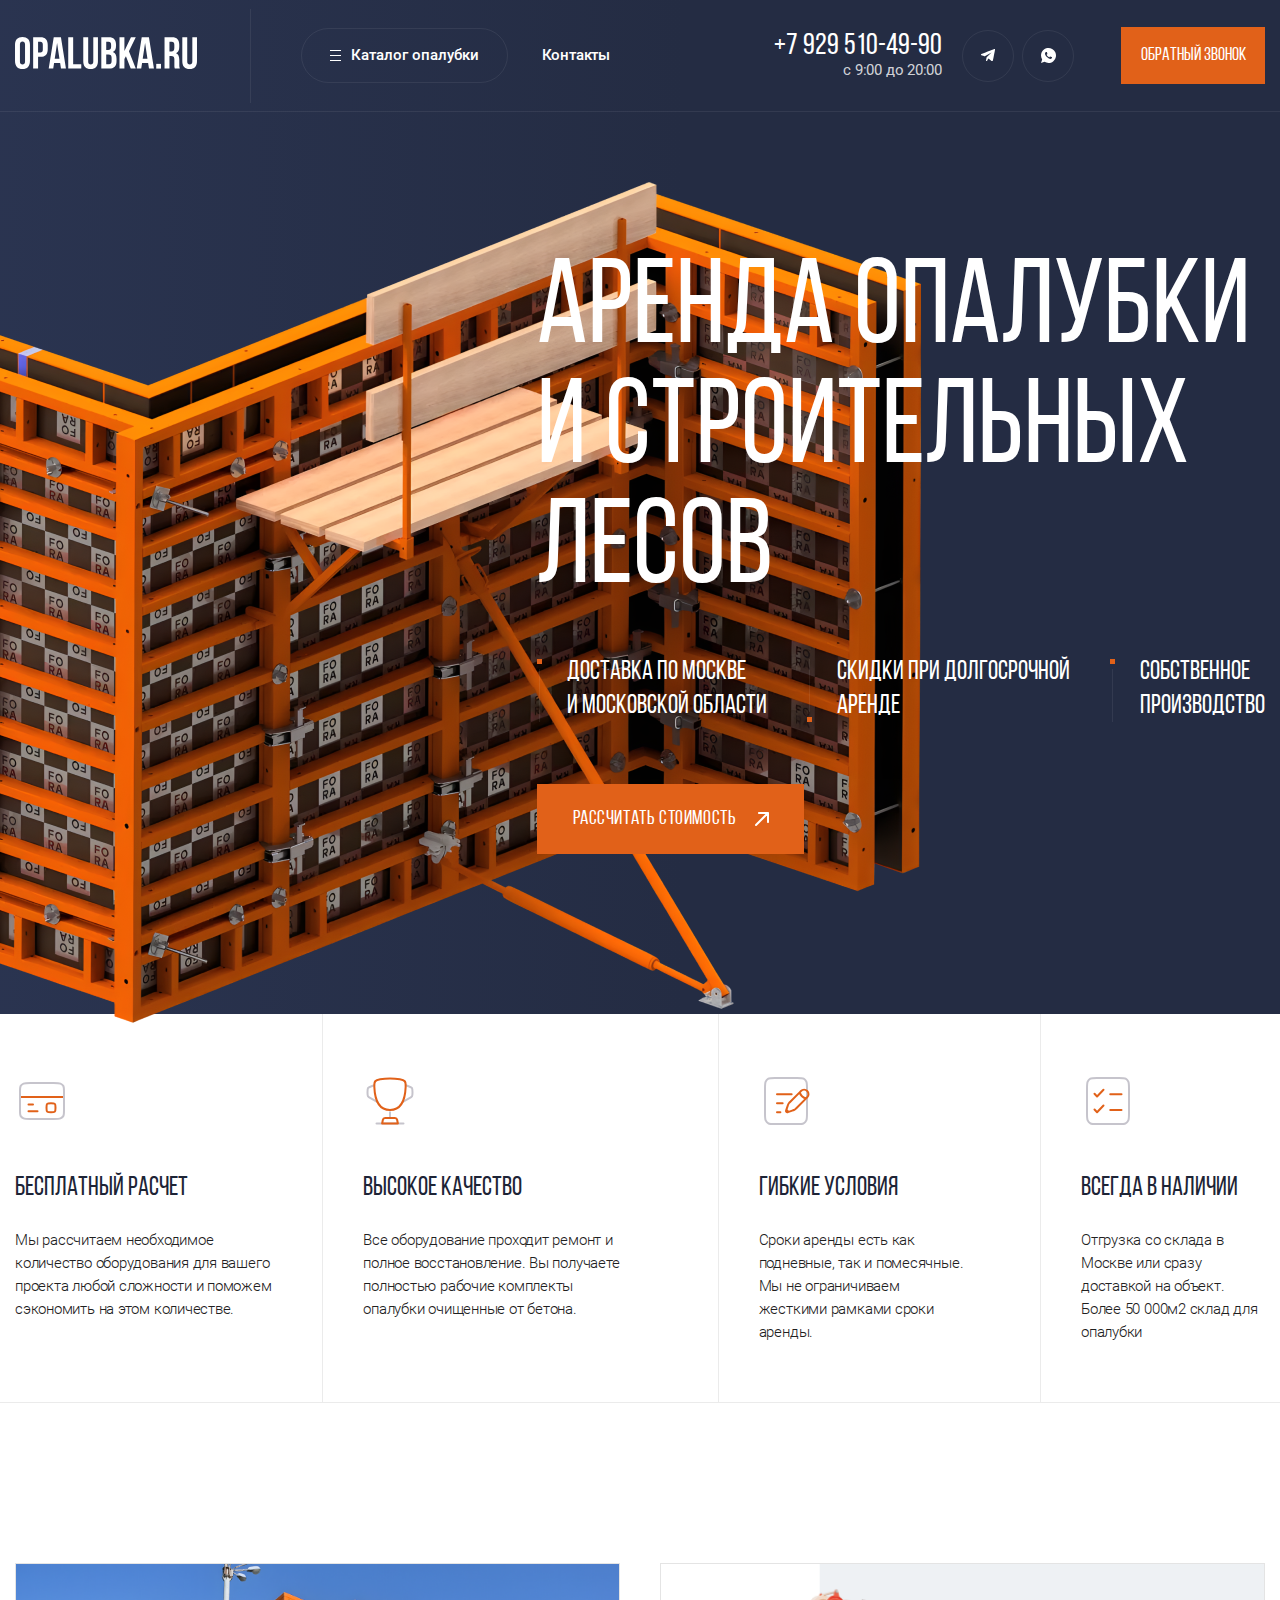
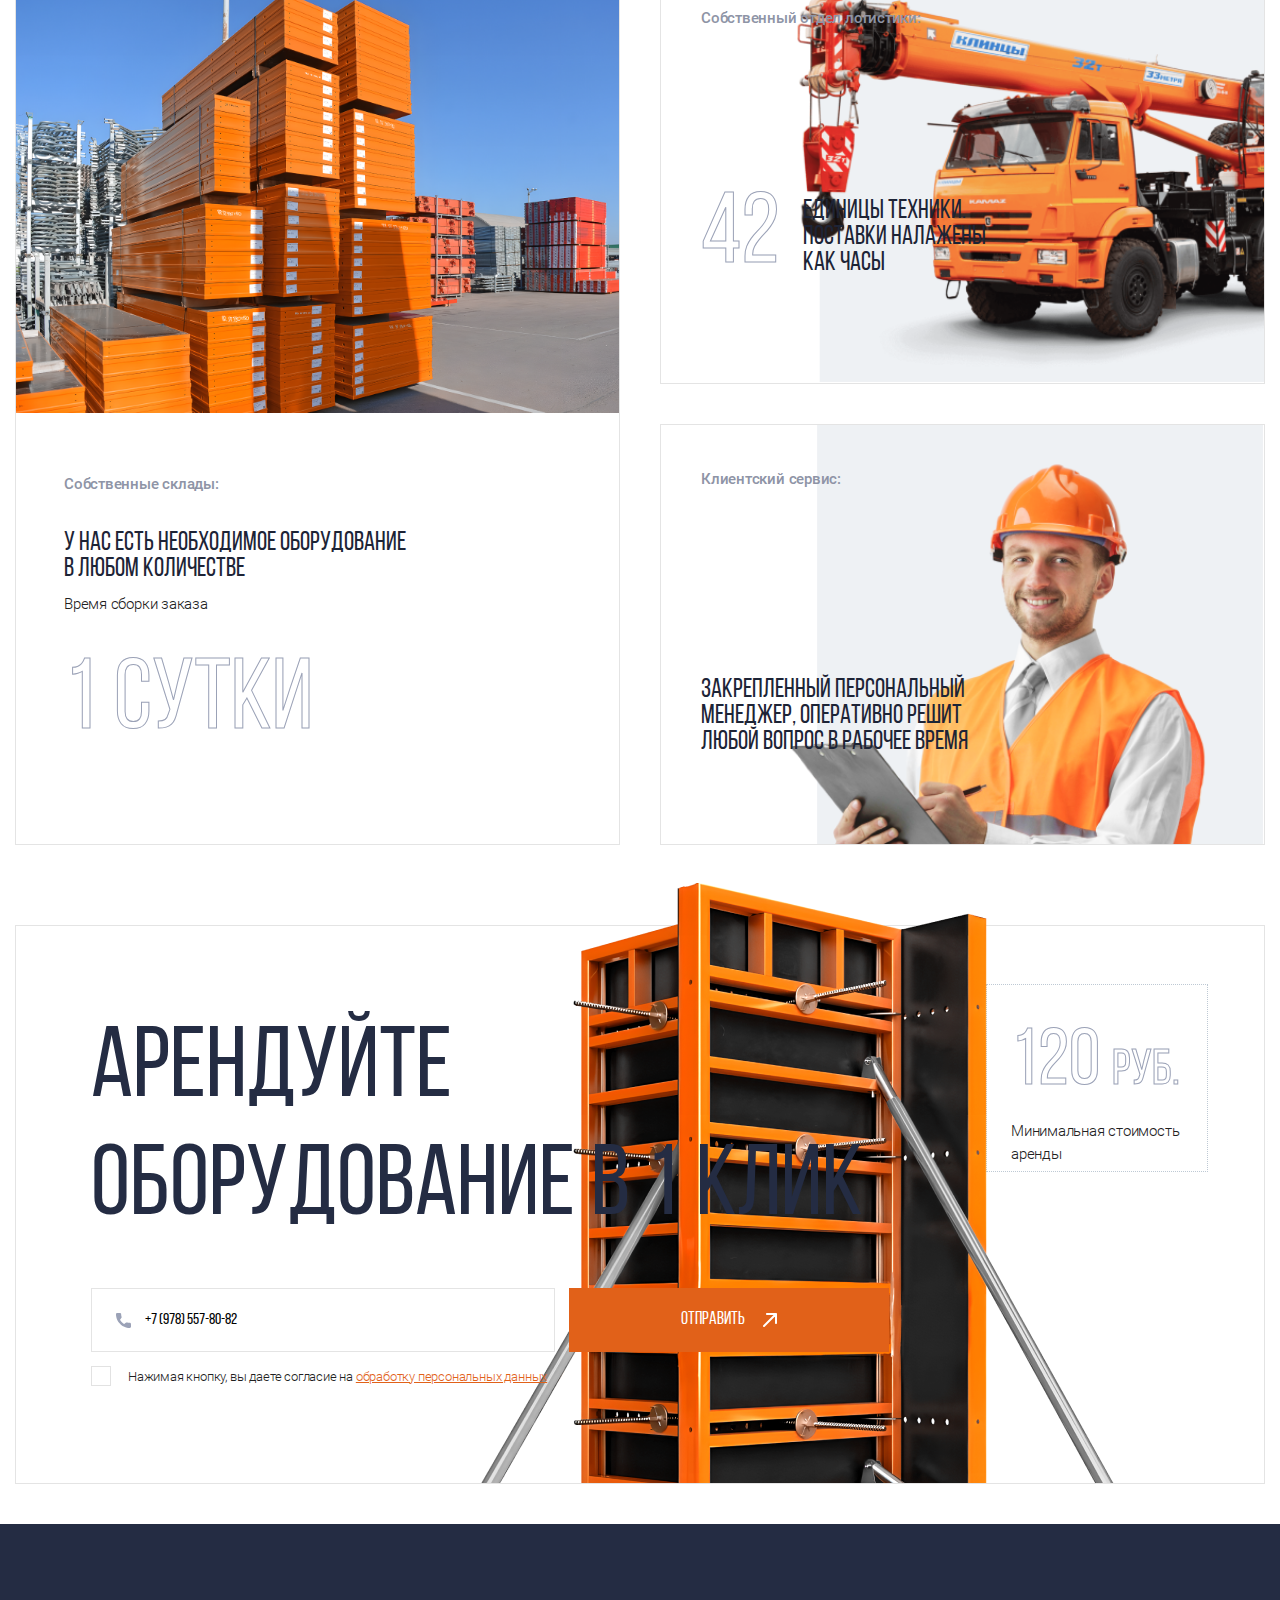
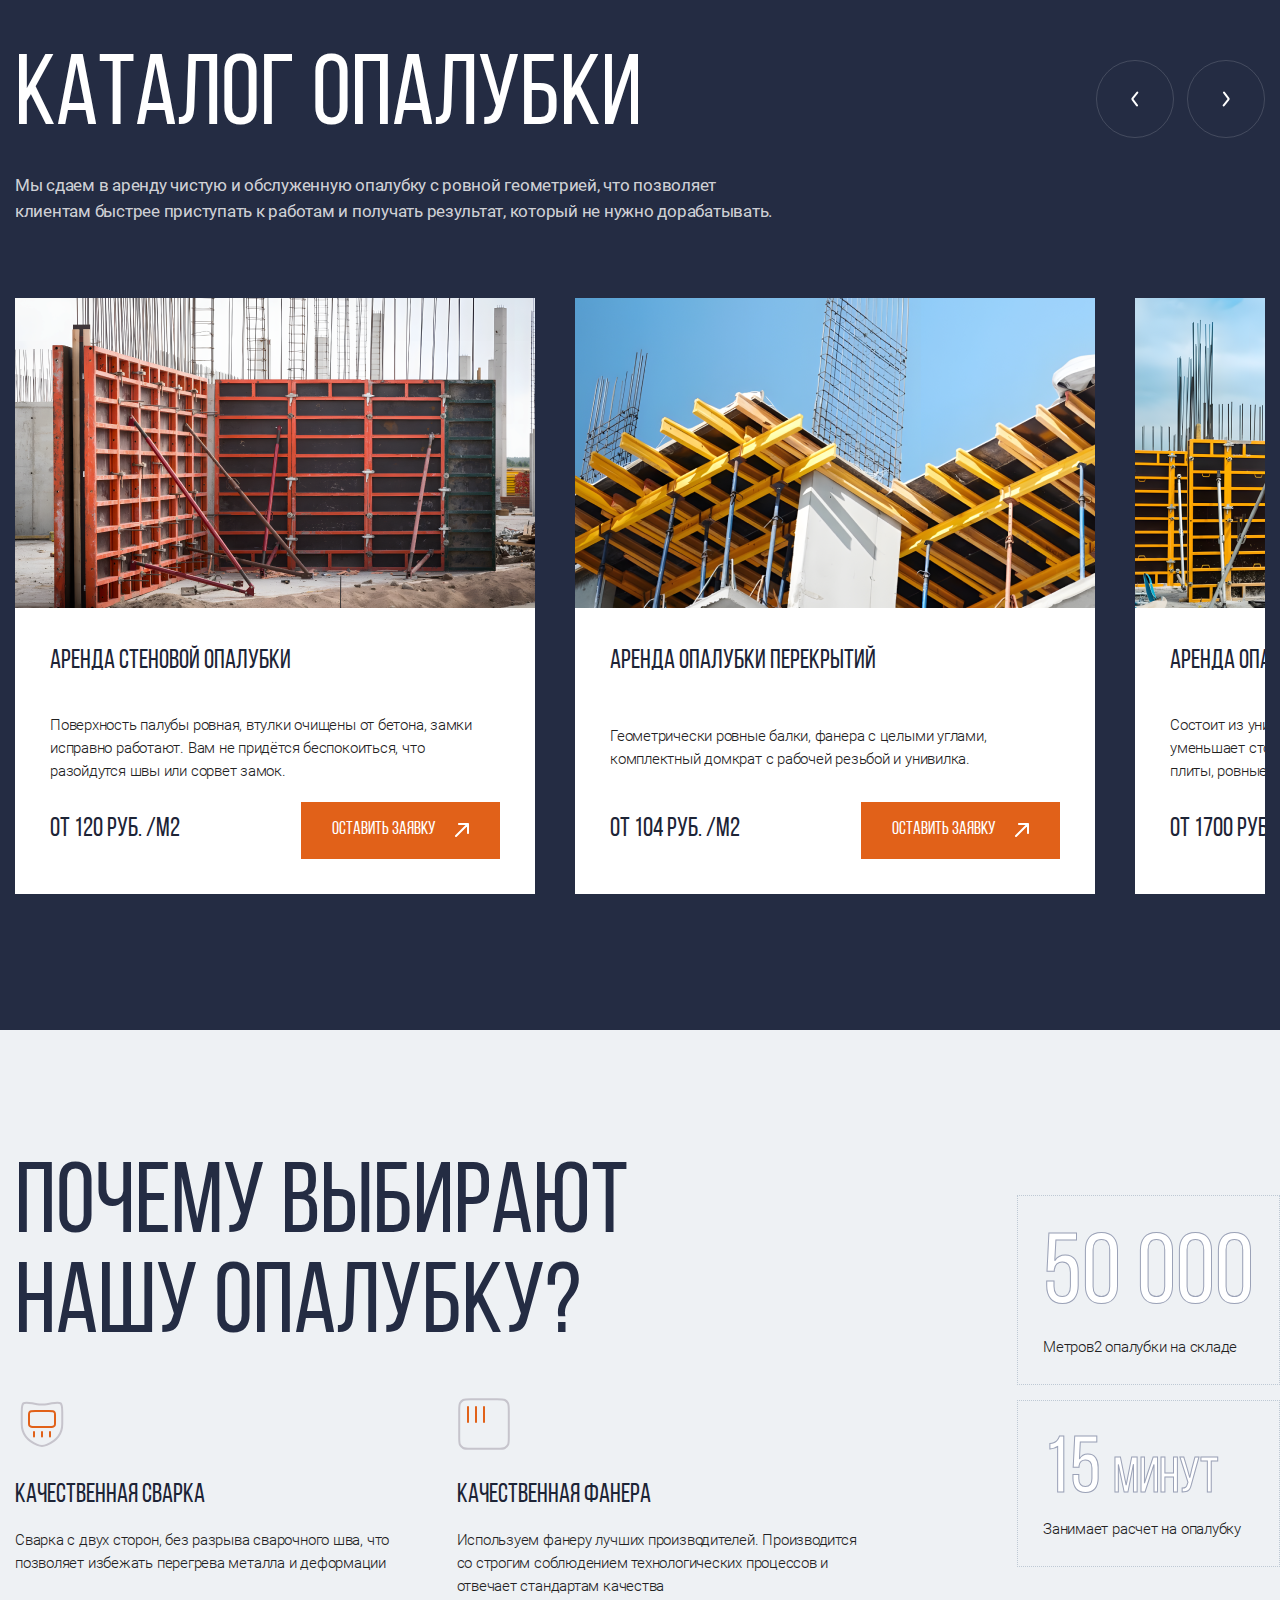
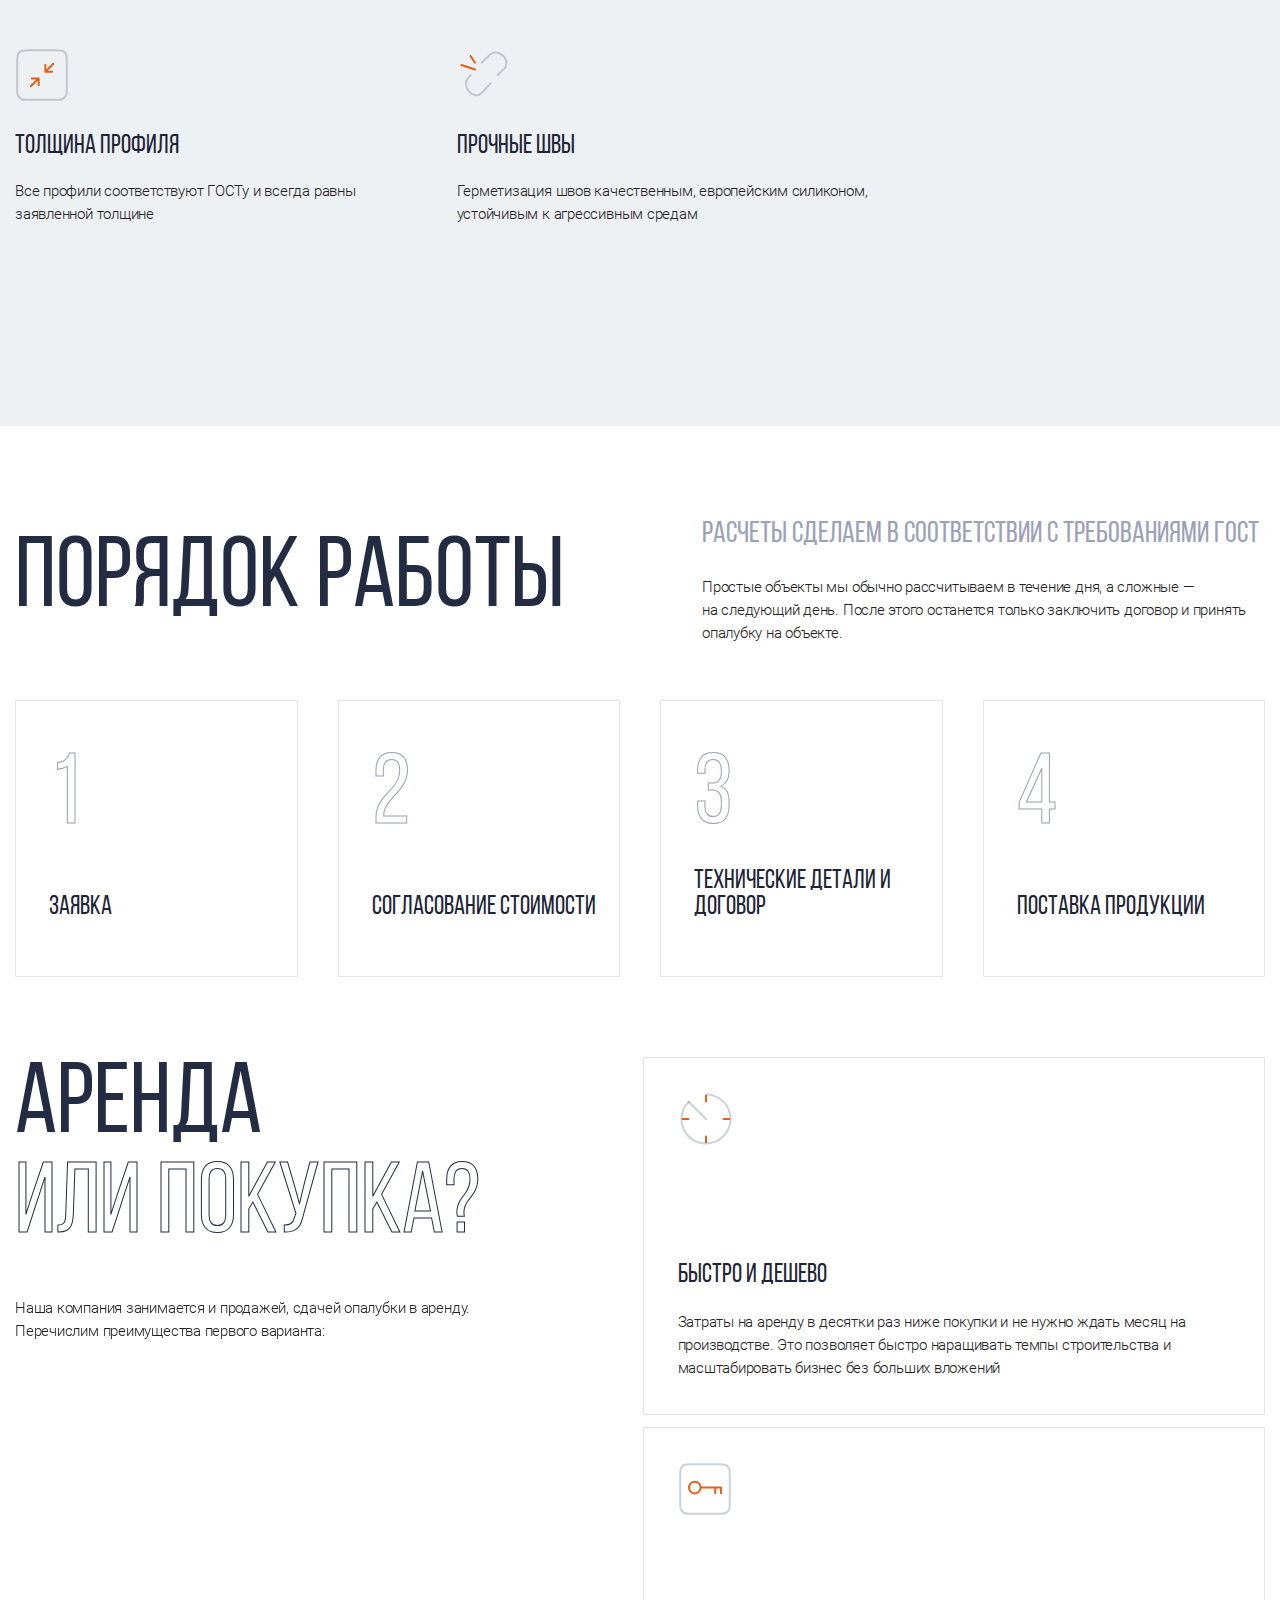
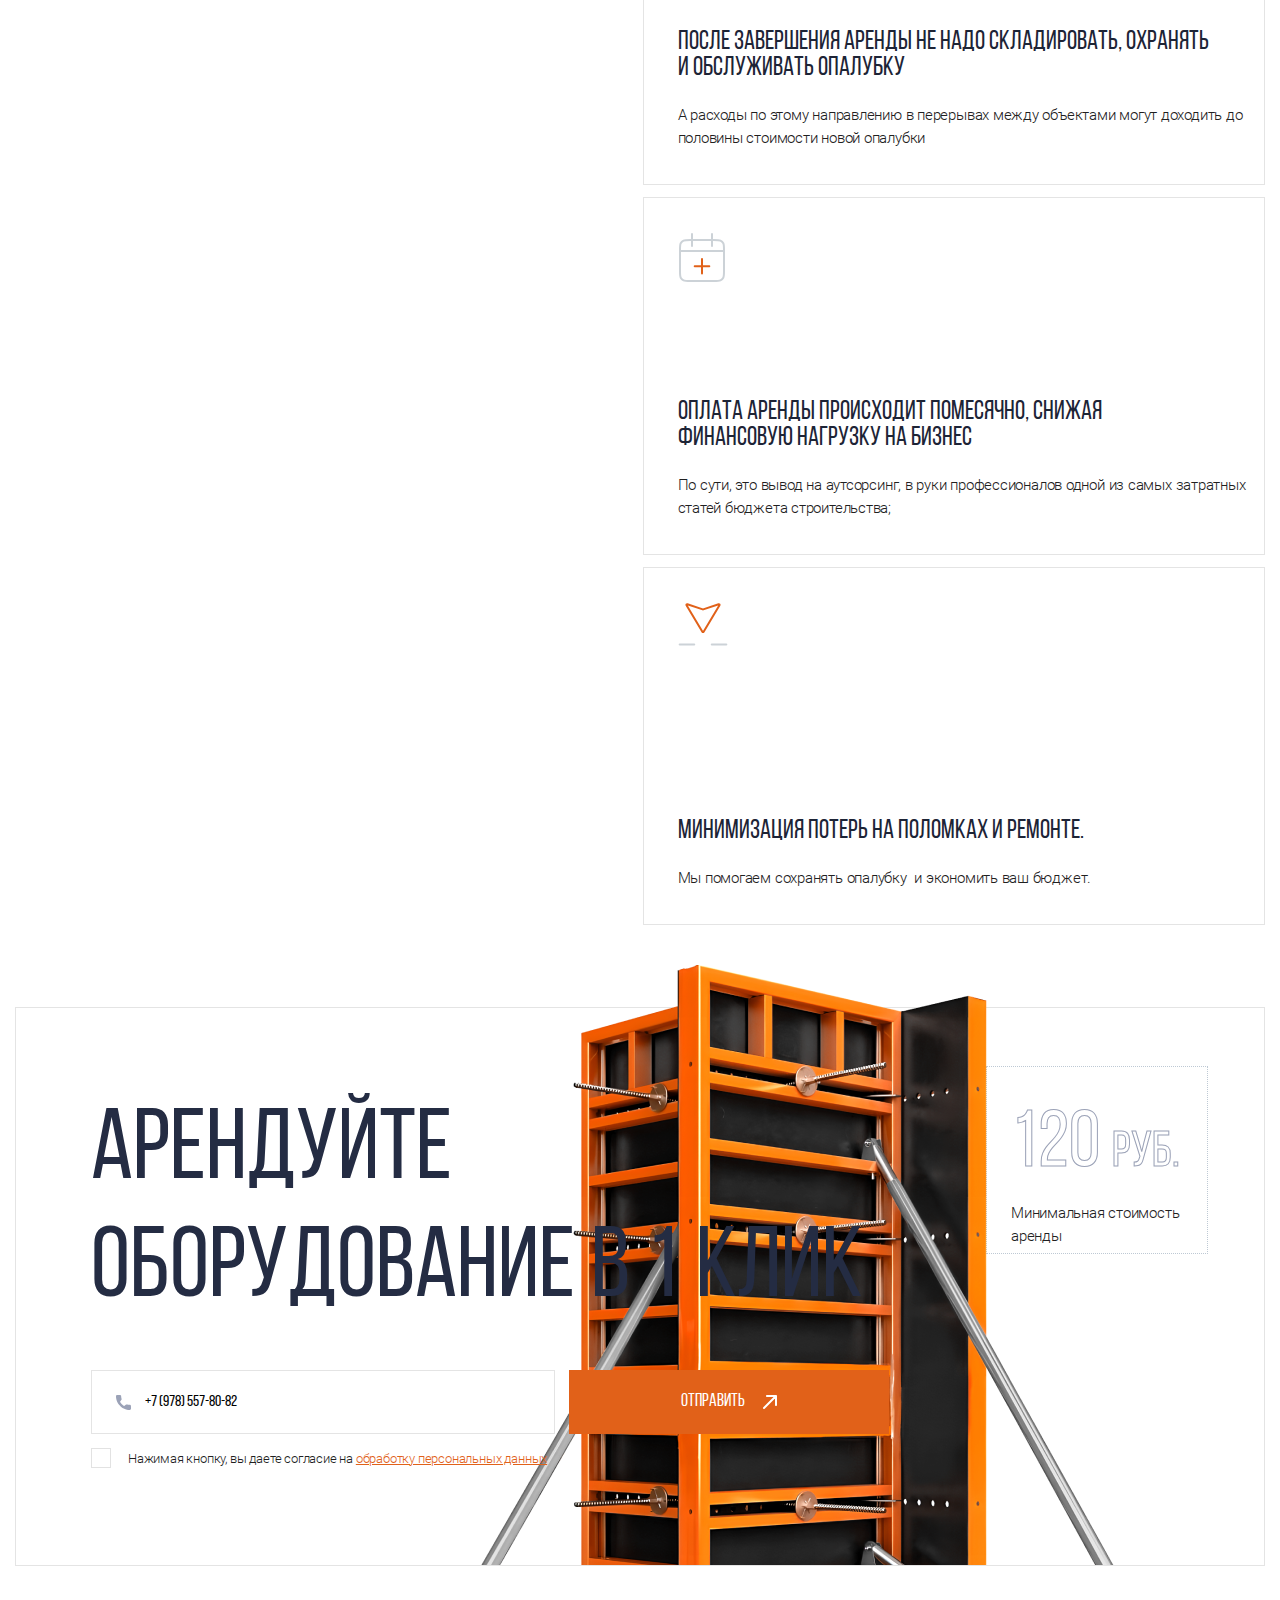
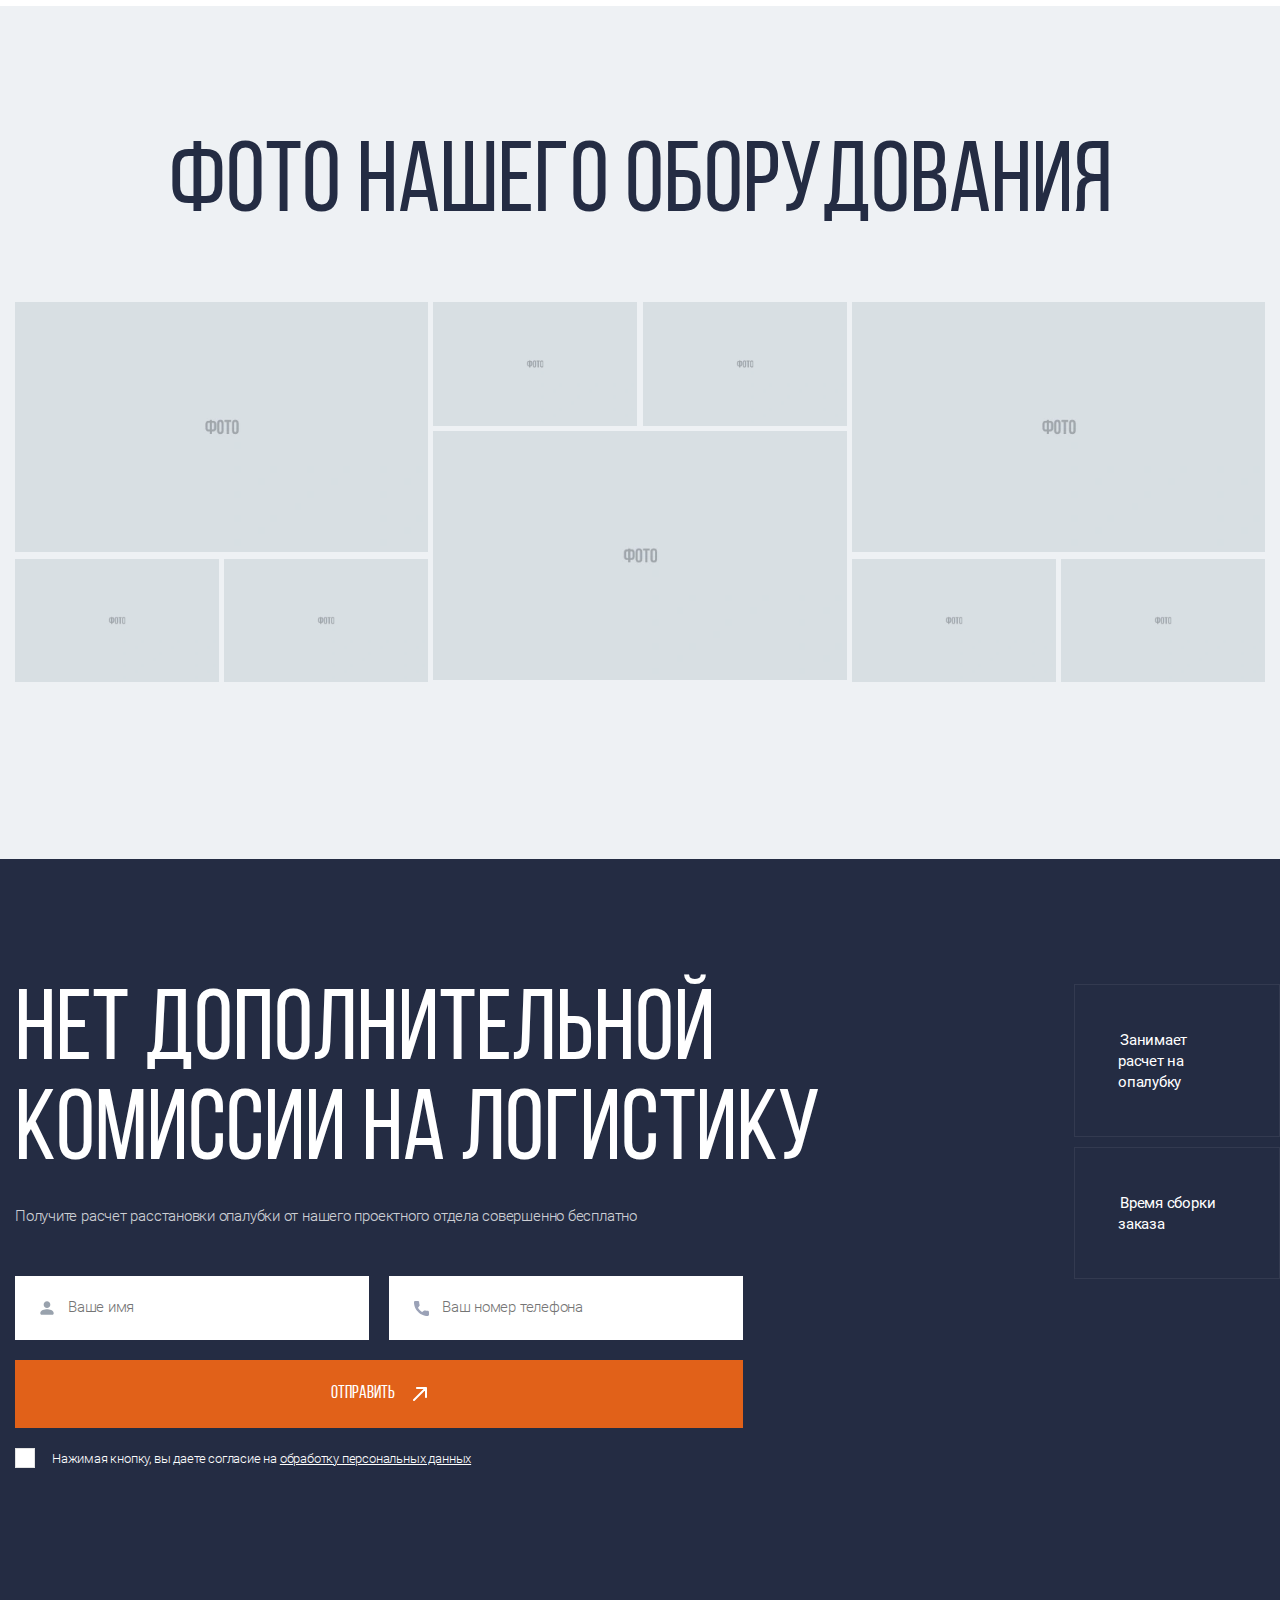
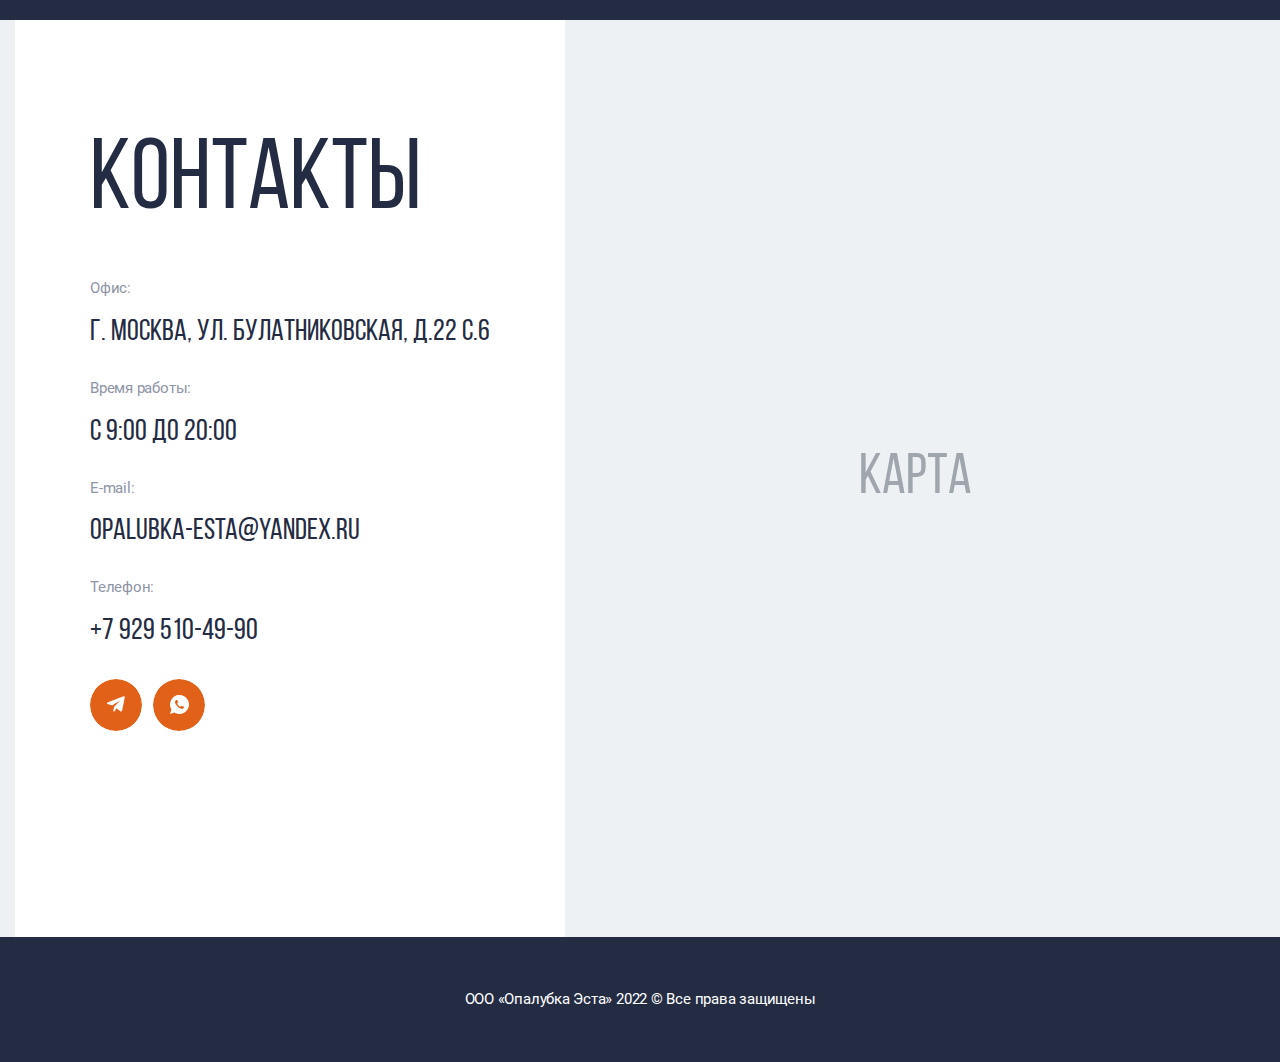
<file: index.html>
<!DOCTYPE html>
<html lang="ru">

<head>
    <meta charset="UTF-8">
    <meta http-equiv="X-UA-Compatible" content="IE=edge">
    <meta name="viewport" content="width=device-width, initial-scale=1.0">
    <meta name="description" content="description">
    <link rel="stylesheet" defer href="./style/normalize.min.css">
    <link rel="stylesheet" defer href="./style/swiper-bundle.min.css">
    <link rel="stylesheet" href="./style/style.css">
    <link async rel="stylesheet" href="./style/media.css">
    <title>Opalubka</title>
</head>

<body>
    <header class="header">
        <div class="container header__container">
            <a href="#" class="header__logo logo" aria-label="Перейти на главную">
                <img loading="lazy" class="logo__img" src="./img/svg/logo.svg" alt="Логотип">
            </a>
            <div class="header__flex">
                <nav class="header__nav">
                    <button class="header__burger-btn" id="burger" aria-label="Меню">
                        <span class="header__burger">
                            <span class="header__burger-line"></span><span class="header__burger-line"></span><span class="header__burger-line"></span>
                        </span>
                        <span class="header__text">Каталог опалубки</span>
                    </button>
                    <a class="header__link" href="#contacts" aria-label="Контакты">Контакты</a>
                </nav>
                <div class="header__contacts">
                    <div class="header__block">
                        <span class="header__tel">+7 929 510-49-90</span>
                        <span class="header__shedule">с 9:00 до 20:00</span>
                    </div>
                    <div class="header__socials">
                        <a href="#" aria-label="Телеграм">
                            <svg width="15" height="13" viewBox="0 0 15 13" fill="none"
                                xmlns="http://www.w3.org/2000/svg">
                                <path fill-rule="evenodd" clip-rule="evenodd"
                                    d="M12.0044 11.1075C11.9861 11.3065 11.9086 11.4955 11.7818 11.65C11.6551 11.8045 11.485 11.9176 11.2934 11.9745C11.1019 12.0314 10.8977 12.0297 10.7071 11.9694C10.5166 11.9091 10.3484 11.7932 10.2243 11.6364C9.13434 10.7694 7.43443 9.52146 7.43443 9.52146C7.43443 9.52146 6.20435 11.6885 5.98435 11.9105C5.91173 11.9717 5.82722 12.017 5.73606 12.0436C5.6449 12.0702 5.54907 12.0775 5.45493 12.065C5.3608 12.0525 5.27035 12.0204 5.18931 11.9709C5.10827 11.9214 5.03845 11.8555 4.98435 11.7774C4.97313 11.7433 4.95985 11.7099 4.94444 11.6775L5.63438 8.22544L10.5544 3.39246L3.84434 7.22144C3.84434 7.22144 0.814358 6.31546 0.364358 6.13846C0.248273 6.07505 0.152544 5.98003 0.0882347 5.86444C0.0239248 5.74886 -0.00624915 5.61743 0.00107646 5.48536C0.00840206 5.35329 0.0529178 5.226 0.129616 5.11823C0.206315 5.01046 0.312041 4.92662 0.434426 4.87644C1.07443 4.55044 12.3644 0.238445 12.7444 0.127445C13.1244 0.0164454 14.1244 -0.272557 14.0144 0.700443C13.9044 1.67344 12.1144 10.5735 12.0044 11.1075Z"
                                    fill="white" />
                            </svg>

                        </a>
                        <a href="#" aria-label="Вотсап">
                            <svg width="15" height="15" viewBox="0 0 15 15" fill="none"
                                xmlns="http://www.w3.org/2000/svg">
                                <path fill-rule="evenodd" clip-rule="evenodd"
                                    d="M7.5 14.972C6.08594 14.9684 4.70209 14.5626 3.51001 13.802L0 14.972L1.17004 11.461C0.288552 10.0543 -0.100415 8.39446 0.0644531 6.74257C0.229321 5.09068 0.938676 3.54044 2.08081 2.33568C3.22294 1.13092 4.73304 0.339992 6.37378 0.0872655C8.01452 -0.165461 9.6928 0.134372 11.1445 0.939591C12.5963 1.74481 13.7391 3.00974 14.3934 4.53545C15.0478 6.06115 15.1763 7.76106 14.759 9.36784C14.3417 10.9746 13.4022 12.3971 12.0881 13.4116C10.7741 14.4261 9.16009 14.975 7.5 14.972ZM9.13 8.60799C9.62878 8.77105 10.1362 8.90625 10.65 9.01299C10.7041 9.02094 10.7559 9.03972 10.8025 9.06819C10.8491 9.09666 10.8895 9.13426 10.9213 9.1787C10.953 9.22314 10.9755 9.27351 10.9873 9.32683C10.9991 9.38015 11 9.43531 10.99 9.489V9.77199C10.9949 9.87478 10.9759 9.9773 10.9342 10.0714C10.8925 10.1655 10.8294 10.2486 10.75 10.314C10.5035 10.5642 10.2117 10.7651 9.89001 10.906C9.41547 10.9624 8.93433 10.9206 8.47668 10.7829C8.01904 10.6453 7.59467 10.4148 7.22998 10.106C6.75956 9.7909 6.3209 9.43087 5.92004 9.03099C5.52083 8.62783 5.15925 8.189 4.83997 7.71999C4.53354 7.3551 4.30533 6.9312 4.16943 6.4745C4.03354 6.01781 3.99295 5.53804 4.05005 5.06499C4.19118 4.74512 4.39131 4.45472 4.64001 4.209C4.70338 4.12795 4.78586 4.06395 4.88013 4.02275C4.9744 3.98155 5.07753 3.96445 5.18005 3.97301H5.46997C5.57935 3.9579 5.69033 3.98678 5.77844 4.05333C5.86655 4.11988 5.92456 4.21865 5.93994 4.32799C6.08994 4.91999 6.19998 5.34799 6.34998 5.82799C6.40998 6.02799 6.34005 6.076 6.18005 6.196C6.08005 6.273 6.00004 6.32899 5.92004 6.38899C5.87368 6.40908 5.83201 6.43871 5.79785 6.47594C5.76369 6.51317 5.73771 6.55717 5.72168 6.60509C5.70564 6.653 5.69996 6.70375 5.70483 6.75404C5.70971 6.80434 5.72506 6.85304 5.75 6.89699C6.00538 7.38851 6.33224 7.83943 6.71997 8.235C7.11498 8.62346 7.56691 8.94954 8.06006 9.20201C8.1042 9.22654 8.15285 9.24164 8.20312 9.24635C8.2534 9.25107 8.30412 9.2453 8.35205 9.22942C8.39998 9.21353 8.44418 9.18788 8.48169 9.15407C8.5192 9.12026 8.54919 9.07904 8.56995 9.03301C8.62995 8.95201 8.68001 8.87699 8.76001 8.77199C8.7726 8.73612 8.79231 8.70316 8.81787 8.67503C8.84344 8.64691 8.87431 8.62418 8.90881 8.60823C8.94332 8.59229 8.98069 8.58344 9.01868 8.5822C9.05667 8.58096 9.09453 8.58734 9.13 8.601V8.60799Z"
                                    fill="white" />
                            </svg>

                        </a>
                    </div>
                    <button class="header__btn orange-btn btn-reset" aria-label="Обратный звонок">Обратный звонок</button>
                </div>
            </div>

            <nav class="menu">
                <div class="container">
                    <ul class="menu__list">
                        <li class="menu__item">
                            <a class="menu__link" href="#catalog" aria-label="Каталог">
                                Каталог
                            </a>
                        </li>
                        <li class="menu__item">
                            <a class="menu__link" href="#steps" aria-label="Порядок работы">
                                Порядок работы
                            </a>
                        </li>
                        <li class="menu__item">
                            <a class="menu__link" href="#photo" aria-label=" Фото">
                                Фото
                            </a>
                        </li>
                        <li class="menu__item">
                            <a class="menu__link" href="#calculation" aria-label="Рассчет опалубки"> 
                                Рассчет опалубки
                            </a>
                        </li>
                        <li class="menu__item">
                            <a class="menu__link" href="#contacts" aria-label="Контакты">
                                Контакты
                            </a>
                        </li>
                        <li class="menu__item">
                            <div class="header__block">
                                <span class="header__tel">+7 929 510-49-90</span>
                                <span class="header__shedule">с 9:00 до 20:00</span>
                            </div>
                        </li>
                        <li class="menu__item">
                            <div class="header__socials">
                                <a href="#" aria-label="Телеграм">
                                    <svg width="15" height="13" viewBox="0 0 15 13" fill="none"
                                        xmlns="http://www.w3.org/2000/svg">
                                        <path fill-rule="evenodd" clip-rule="evenodd"
                                            d="M12.0044 11.1075C11.9861 11.3065 11.9086 11.4955 11.7818 11.65C11.6551 11.8045 11.485 11.9176 11.2934 11.9745C11.1019 12.0314 10.8977 12.0297 10.7071 11.9694C10.5166 11.9091 10.3484 11.7932 10.2243 11.6364C9.13434 10.7694 7.43443 9.52146 7.43443 9.52146C7.43443 9.52146 6.20435 11.6885 5.98435 11.9105C5.91173 11.9717 5.82722 12.017 5.73606 12.0436C5.6449 12.0702 5.54907 12.0775 5.45493 12.065C5.3608 12.0525 5.27035 12.0204 5.18931 11.9709C5.10827 11.9214 5.03845 11.8555 4.98435 11.7774C4.97313 11.7433 4.95985 11.7099 4.94444 11.6775L5.63438 8.22544L10.5544 3.39246L3.84434 7.22144C3.84434 7.22144 0.814358 6.31546 0.364358 6.13846C0.248273 6.07505 0.152544 5.98003 0.0882347 5.86444C0.0239248 5.74886 -0.00624915 5.61743 0.00107646 5.48536C0.00840206 5.35329 0.0529178 5.226 0.129616 5.11823C0.206315 5.01046 0.312041 4.92662 0.434426 4.87644C1.07443 4.55044 12.3644 0.238445 12.7444 0.127445C13.1244 0.0164454 14.1244 -0.272557 14.0144 0.700443C13.9044 1.67344 12.1144 10.5735 12.0044 11.1075Z"
                                            fill="white"></path>
                                    </svg>

                                </a>
                                <a href="#" aria-label="Вотсап">
                                    <svg width="15" height="15" viewBox="0 0 15 15" fill="none"
                                        xmlns="http://www.w3.org/2000/svg">
                                        <path fill-rule="evenodd" clip-rule="evenodd"
                                            d="M7.5 14.972C6.08594 14.9684 4.70209 14.5626 3.51001 13.802L0 14.972L1.17004 11.461C0.288552 10.0543 -0.100415 8.39446 0.0644531 6.74257C0.229321 5.09068 0.938676 3.54044 2.08081 2.33568C3.22294 1.13092 4.73304 0.339992 6.37378 0.0872655C8.01452 -0.165461 9.6928 0.134372 11.1445 0.939591C12.5963 1.74481 13.7391 3.00974 14.3934 4.53545C15.0478 6.06115 15.1763 7.76106 14.759 9.36784C14.3417 10.9746 13.4022 12.3971 12.0881 13.4116C10.7741 14.4261 9.16009 14.975 7.5 14.972ZM9.13 8.60799C9.62878 8.77105 10.1362 8.90625 10.65 9.01299C10.7041 9.02094 10.7559 9.03972 10.8025 9.06819C10.8491 9.09666 10.8895 9.13426 10.9213 9.1787C10.953 9.22314 10.9755 9.27351 10.9873 9.32683C10.9991 9.38015 11 9.43531 10.99 9.489V9.77199C10.9949 9.87478 10.9759 9.9773 10.9342 10.0714C10.8925 10.1655 10.8294 10.2486 10.75 10.314C10.5035 10.5642 10.2117 10.7651 9.89001 10.906C9.41547 10.9624 8.93433 10.9206 8.47668 10.7829C8.01904 10.6453 7.59467 10.4148 7.22998 10.106C6.75956 9.7909 6.3209 9.43087 5.92004 9.03099C5.52083 8.62783 5.15925 8.189 4.83997 7.71999C4.53354 7.3551 4.30533 6.9312 4.16943 6.4745C4.03354 6.01781 3.99295 5.53804 4.05005 5.06499C4.19118 4.74512 4.39131 4.45472 4.64001 4.209C4.70338 4.12795 4.78586 4.06395 4.88013 4.02275C4.9744 3.98155 5.07753 3.96445 5.18005 3.97301H5.46997C5.57935 3.9579 5.69033 3.98678 5.77844 4.05333C5.86655 4.11988 5.92456 4.21865 5.93994 4.32799C6.08994 4.91999 6.19998 5.34799 6.34998 5.82799C6.40998 6.02799 6.34005 6.076 6.18005 6.196C6.08005 6.273 6.00004 6.32899 5.92004 6.38899C5.87368 6.40908 5.83201 6.43871 5.79785 6.47594C5.76369 6.51317 5.73771 6.55717 5.72168 6.60509C5.70564 6.653 5.69996 6.70375 5.70483 6.75404C5.70971 6.80434 5.72506 6.85304 5.75 6.89699C6.00538 7.38851 6.33224 7.83943 6.71997 8.235C7.11498 8.62346 7.56691 8.94954 8.06006 9.20201C8.1042 9.22654 8.15285 9.24164 8.20312 9.24635C8.2534 9.25107 8.30412 9.2453 8.35205 9.22942C8.39998 9.21353 8.44418 9.18788 8.48169 9.15407C8.5192 9.12026 8.54919 9.07904 8.56995 9.03301C8.62995 8.95201 8.68001 8.87699 8.76001 8.77199C8.7726 8.73612 8.79231 8.70316 8.81787 8.67503C8.84344 8.64691 8.87431 8.62418 8.90881 8.60823C8.94332 8.59229 8.98069 8.58344 9.01868 8.5822C9.05667 8.58096 9.09453 8.58734 9.13 8.601V8.60799Z"
                                            fill="white"></path>
                                    </svg>

                                </a>
                            </div>
                        </li>
                    </ul>
                </div>
            </nav>
        </div>
    </header>
    <main>
        <section class="hero">
            <div class="box">
                <picture>
                    <source media="(max-width: 576px)" srcset="/img/hero-576.webp">
                    <img class="hero__bg" src="./img/hero.webp" alt="">
                </picture>
            </div>
            <div class="container hero__container">
                <div class="hero__text-block">
                    <h1 class="hero__title">
                        Аренда опалубки
                        и строительных
                        лесов
                    </h1>
                    <ul class="hero__list list-reset">
                        <li class="hero__item">
                            <div class="hero__marker">
                                <span class="hero__squad"></span>
                                <span class="hero__line"></span>
                            </div>
                            Доставка по Москве<br>
                            и Московской области
                        </li>
                        <li class="hero__item">
                            <div class="hero__marker">
                                <span class="hero__squad"></span>
                                <span class="hero__line"></span>
                            </div>
                            Скидки при долгосрочной<br>
                            аренде
                        </li>
                        <li class="hero__item">
                            <div class="hero__marker">
                                <span class="hero__squad"></span>
                                <span class="hero__line"></span>
                            </div>
                            Собственное<br>
                            производство
                        </li>
                    </ul>
                    <button class="hero__btn orange-btn btn-reset" aria-label="Рассчитать стоимость">Рассчитать стоимость
                        <svg width="14" height="14" viewBox="0 0 14 14" fill="none" xmlns="http://www.w3.org/2000/svg">
                            <path
                                d="M0.292893 12.2929C-0.0976311 12.6834 -0.0976311 13.3166 0.292893 13.7071C0.683418 14.0976 1.31658 14.0976 1.70711 13.7071L0.292893 12.2929ZM14 0.999999C14 0.447715 13.5523 -5.83668e-07 13 -5.83668e-07L4 -5.83668e-07C3.44772 -5.83668e-07 3 0.447715 3 0.999999C3 1.55228 3.44772 2 4 2H12V10C12 10.5523 12.4477 11 13 11C13.5523 11 14 10.5523 14 10L14 0.999999ZM1.70711 13.7071L13.7071 1.70711L12.2929 0.292893L0.292893 12.2929L1.70711 13.7071Z"
                                fill="white" />
                        </svg>

                    </button>
                </div>
            </div>
        </section>
        <section class="benefits">

           <div class="relative">
            <div class="container">
                <ul class="benefits__list list-reset">
                    <li class="benefits__item">
                        <svg width="54" height="54" viewBox="0 0 54 54" fill="none" xmlns="http://www.w3.org/2000/svg">
                            <path d="M22.5 37.125H13.5" stroke="#E16119" stroke-width="2" stroke-linecap="round" />
                            <path d="M18 30.375H13.5" stroke="#E16119" stroke-width="2" stroke-linecap="round" />
                            <path d="M5 23L49 23" stroke="#E16119" stroke-width="2" stroke-linecap="round" />
                            <path
                                d="M31.5 33.75C31.5 31.6287 31.5 30.5681 32.159 29.909C32.8181 29.25 33.8787 29.25 36 29.25C38.1213 29.25 39.1819 29.25 39.841 29.909C40.5 30.5681 40.5 31.6287 40.5 33.75C40.5 35.8713 40.5 36.9319 39.841 37.591C39.1819 38.25 38.1213 38.25 36 38.25C33.8787 38.25 32.8181 38.25 32.159 37.591C31.5 36.9319 31.5 35.8713 31.5 33.75Z"
                                stroke="#E16119" stroke-width="2" />
                            <path
                                d="M5 17.4706C5 14.5056 5 13.0231 5.70524 11.8906C6.32562 10.8945 7.31549 10.0846 8.53299 9.57702C9.91713 9 11.7291 9 15.3529 9H38.6471C42.2708 9 44.0829 9 45.4671 9.57702C46.6846 10.0846 47.6743 10.8945 48.2947 11.8906C49 13.0231 49 14.5056 49 17.4706V36.5294C49 39.4943 49 40.9769 48.2947 42.1094C47.6743 43.1056 46.6846 43.9153 45.4671 44.4229C44.0829 45 42.2708 45 38.6471 45H15.3529C11.7291 45 9.91713 45 8.53299 44.4229C7.31549 43.9153 6.32562 43.1056 5.70524 42.1094C5 40.9769 5 39.4943 5 36.5294V17.4706Z"
                                stroke="#C6C4CC" stroke-width="2" />
                        </svg>
    
                        <h2 class="benefits__title subtitle">Бесплатный расчет</h2>
                        <p class="benefits__text text">Мы рассчитаем необходимое количество
                            оборудования для вашего проекта любой
                            сложности и поможем сэкономить на этом
                            количестве.</p>
                    </li>
                    <li class="benefits__item">
                        <svg width="54" height="54" viewBox="0 0 54 54" fill="none" xmlns="http://www.w3.org/2000/svg">
                            <path
                                d="M42.75 11.25L44.8844 11.9615C47.1121 12.704 48.2258 13.0753 48.8628 13.9592C49.5 14.8431 49.5 16.0171 49.4998 18.3653V18.5285C49.4998 20.4651 49.4998 21.4335 49.0336 22.2257C48.5674 23.0179 47.7209 23.4882 46.028 24.4287L39.375 28.125"
                                stroke="#C6C4CC" stroke-width="2" />
                            <path
                                d="M11.2499 11.25L9.11547 11.9615C6.88784 12.704 5.77402 13.0753 5.13698 13.9592C4.49991 14.8431 4.49993 16.0171 4.5 18.3653V18.5285C4.50007 20.4651 4.50009 21.4335 4.96627 22.2257C5.43242 23.0179 6.27892 23.4882 7.97186 24.4287L14.6249 28.125"
                                stroke="#C6C4CC" stroke-width="2" />
                            <path d="M27 38.25V42.75" stroke="#C6C4CC" stroke-width="2" stroke-linecap="round" />
                            <path d="M40.5 49.5H13.5" stroke="#C6C4CC" stroke-width="2" stroke-linecap="round" />
                            <path
                                d="M27.0006 36C14.0406 36 11.7447 23.0839 11.338 12.8396C11.2249 9.98996 11.1683 8.56514 12.2387 7.24687C13.309 5.92861 14.5901 5.71246 17.1523 5.28017C19.6814 4.85345 22.9875 4.5 27.0006 4.5C31.0134 4.5 34.3196 4.85345 36.8486 5.28017C39.4109 5.71246 40.6918 5.92861 41.7621 7.24687C42.8327 8.56514 42.776 9.98996 42.6628 12.8396C42.2562 23.0839 39.9603 36 27.0006 36Z"
                                stroke="#E16119" stroke-width="2" />
                            <path
                                d="M34.875 49.5H19.125L19.8882 45.6838C20.0986 44.6321 21.022 43.875 22.0946 43.875H31.9054C32.978 43.875 33.9014 44.6321 34.1118 45.6838L34.875 49.5Z"
                                stroke="#E16119" stroke-width="2" stroke-linecap="round" stroke-linejoin="round" />
                        </svg>
                        <h2 class="benefits__title subtitle">Высокое качество</h2>
                        <p class="benefits__text text">Все оборудование проходит ремонт и полное
                            восстановление. Вы получаете полностью рабочие
                            комплекты опалубки очищенные от бетона.</p>
                    </li>
                    <li class="benefits__item">
                        <svg width="54" height="54" viewBox="0 0 54 54" fill="none" xmlns="http://www.w3.org/2000/svg">
                            <path
                                d="M6 14.8235C6 11.0349 6 9.14063 6.67319 7.69358C7.26536 6.42074 8.21024 5.38587 9.3724 4.7373C10.6936 4 12.4232 4 15.8824 4H38.1176C41.5767 4 43.3064 4 44.6276 4.7373C45.7898 5.38587 46.7346 6.42074 47.3268 7.69358C48 9.14063 48 11.0349 48 14.8235V39.1765C48 42.965 48 44.8594 47.3268 46.3065C46.7346 47.5793 45.7898 48.614 44.6276 49.2626C43.3064 50 41.5767 50 38.1176 50H15.8824C12.4232 50 10.6936 50 9.3724 49.2626C8.21024 48.614 7.26536 47.5793 6.67319 46.3065C6 44.8594 6 42.965 6 39.1765V14.8235Z"
                                stroke="#C6C4CC" stroke-width="2" />
                            <path
                                d="M40.905 18.0885L41.9479 17.0457C43.6755 15.3181 46.4767 15.3181 48.2043 17.0457C49.932 18.7734 49.932 21.5745 48.2043 23.3021L47.1616 24.345M40.905 18.0885C40.905 18.0885 41.0355 20.3043 42.9906 22.2594C44.9458 24.2145 47.1616 24.345 47.1616 24.345M40.905 18.0885L31.3187 27.6748C30.6693 28.3241 30.3447 28.6488 30.0654 29.0068C29.7363 29.4291 29.4539 29.8861 29.2235 30.3694C29.0282 30.7793 28.8828 31.2147 28.5926 32.0859L27.6629 34.875L27.3621 35.7772M47.1616 24.345L37.5753 33.9313C36.9259 34.5807 36.6012 34.9054 36.2433 35.1846C35.8209 35.5138 35.364 35.7961 34.8807 36.0265C34.4707 36.2218 34.0353 36.3672 33.1641 36.6574L30.375 37.5871L29.4728 37.888M27.3621 35.7772L27.0612 36.6797C26.9184 37.1083 27.03 37.5811 27.3495 37.9006C27.669 38.2201 28.1417 38.3317 28.5703 38.1888L29.4728 37.888M27.3621 35.7772L29.4728 37.888"
                                stroke="#E16119" stroke-width="2" />
                            <path d="M18 29.25H23.625" stroke="#E16119" stroke-width="2" stroke-linecap="round" />
                            <path d="M18 20.25H32.625" stroke="#E16119" stroke-width="2" stroke-linecap="round" />
                            <path d="M18 38.25H21.375" stroke="#E16119" stroke-width="2" stroke-linecap="round" />
                        </svg>
    
                        <h2 class="benefits__title subtitle">Гибкие условия</h2>
                        <p class="benefits__text text">Сроки аренды есть как подневные, так и помесячные.
                            Мы не ограничиваем жесткими рамками сроки
                            аренды.</p>
                    </li>
                    <li class="benefits__item">
                        <svg width="54" height="54" viewBox="0 0 54 54" fill="none" xmlns="http://www.w3.org/2000/svg">
                            <path d="M13.5 35.55L16.0714 38.25L22.5 31.5" stroke="#E16119" stroke-width="2"
                                stroke-linecap="round" stroke-linejoin="round" />
                            <path d="M13.5 19.8L16.0714 22.5L22.5 15.75" stroke="#E16119" stroke-width="2"
                                stroke-linecap="round" stroke-linejoin="round" />
                            <path d="M29.25 20.25H40.5" stroke="#E16119" stroke-width="2" stroke-linecap="round" />
                            <path d="M29.25 36H40.5" stroke="#E16119" stroke-width="2" stroke-linecap="round" />
                            <path
                                d="M6 14.8235C6 11.0349 6 9.14063 6.67319 7.69358C7.26536 6.42074 8.21024 5.38587 9.3724 4.7373C10.6936 4 12.4232 4 15.8824 4H38.1176C41.5767 4 43.3064 4 44.6276 4.7373C45.7898 5.38587 46.7346 6.42074 47.3268 7.69358C48 9.14063 48 11.0349 48 14.8235V39.1765C48 42.965 48 44.8594 47.3268 46.3065C46.7346 47.5793 45.7898 48.614 44.6276 49.2626C43.3064 50 41.5767 50 38.1176 50H15.8824C12.4232 50 10.6936 50 9.3724 49.2626C8.21024 48.614 7.26536 47.5793 6.67319 46.3065C6 44.8594 6 42.965 6 39.1765V14.8235Z"
                                stroke="#C6C4CC" stroke-width="2" />
                        </svg>
    
                        <h2 class="benefits__title subtitle">Всегда в наличии</h2>
                        <p class="benefits__text text">Отгрузка со склада в Москве или сразу
                            доставкой на объект. Более 50 000м2
                            склад для опалубки</p>
                    </li>
                </ul>
               </div>
               <div class="line"></div>
           </div>
  
            <div class="container">
                <div class="benefits__grid">
                    <div class="benefits__card">
                        <img loading="lazy" class="benefits__img" src="./img/benefits-1.webp" alt="">
                        <div class="benefits__text-block">
                            <div class="benefits__left-block">
                                <span class="benefits__text-2">Собственные склады:</span>
                                <span class="benefits__title-2 subtitle">У нас есть необходимое оборудование
                                    в любом количестве</span>
                            </div>
                            <div class="benefits__right-block">
                                <span class="benefits__text-3 text">Время сборки заказа</span>
                                <span class="benefits__stroke-text stroke__text">1 СУТКИ</span>
                            </div>
                        </div>
                    </div>
                    <div class="benefits__card">
                        <div class="benefits__text-block-small">
                            <span class="benefits__text-2">Собственный отдел логистики:</span>
                            <div class="benefits__flexbox">
                                <span class="benefits__stroke-text stroke__text">42</span>
                                <span class="subtitle">Eдиницы техники.
                                    Поставки налажены
                                    как часы</span>
                            </div>
                        </div>
                    </div>
                    <div class="benefits__card">
                        <div class="benefits__text-block-small">
                            <span class="benefits__text-2">Клиентский сервис:</span>
                            <div class="benefits__flexbox">
                                <span class="subtitle">Закрепленный персональный
                                    менеджер, оперативно решит
                                    любой вопрос в рабочее время</span>
                            </div>
                        </div>
                    </div>
                </div>
            </div>
        </section>
        <section class="callMe">
            <div class="container">
                <div class="callMe__card">
                    <div class="callMe__text-block">
                        <h2 class="callMe__title">АРЕНДУЙТЕ
                            ОБОРУДОВАНИЕ В 1 КЛИК</h2>
                        <form action="#" class="callMe__form">
                            <div class="relative callMe__relative">
                                <input class="callMe__input" type="tel" value="+7 (978) 557-80-82" aria-label="введите ваш номер телфона">
                                <svg class="callMe__svg" width="15" height="15" viewBox="0 0 15 15" fill="none"
                                    xmlns="http://www.w3.org/2000/svg">
                                    <path fill-rule="evenodd" clip-rule="evenodd"
                                        d="M0.915847 0.0395944C0.450644 0.152716 0.0995226 0.536608 0.0160729 1.02327C-0.0278943 1.27974 0.0231369 2.33398 0.110954 2.98375C0.4721 5.65505 1.50169 7.98942 3.24857 10.0975C3.56153 10.4752 4.52453 11.4383 4.9022 11.7513C7.01017 13.4983 9.34436 14.528 12.0154 14.8892C12.67 14.9777 13.7192 15.0281 13.9791 14.9835C14.476 14.8983 14.8645 14.5297 14.9671 14.0461C14.9889 13.9429 15 13.3968 15 12.418C15 10.8486 14.9938 10.7685 14.8515 10.4895C14.7709 10.3314 14.5777 10.1249 14.4292 10.0378C14.2056 9.90677 14.0628 9.87479 13.5784 9.84711C12.6675 9.79511 12.0842 9.70178 11.3515 9.49084C10.9779 9.38328 10.9185 9.37396 10.6743 9.38463C10.4382 9.39498 10.3837 9.40832 10.2126 9.49778C10.106 9.55357 9.62308 9.89932 9.13956 10.2661C8.656 10.6329 8.25089 10.933 8.23925 10.933C8.20056 10.933 7.63274 10.6021 7.29109 10.3805C6.0234 9.5582 5.05826 8.52301 4.27101 7.14125C4.09286 6.82856 4.06199 6.7556 4.08934 6.71181C4.10745 6.68279 4.41549 6.2719 4.77385 5.79868C5.13221 5.3255 5.45563 4.88509 5.49257 4.82002C5.5295 4.75494 5.5812 4.61775 5.6075 4.51512C5.66785 4.27962 5.65023 4.12522 5.50373 3.60455C5.30049 2.88223 5.20021 2.2461 5.16645 1.46465C5.1469 1.01219 5.1014 0.7924 4.98686 0.596936C4.82327 0.317752 4.49914 0.08805 4.18472 0.0283965C3.95275 -0.0156033 1.10265 -0.00584188 0.915847 0.0395944Z"
                                        fill="#9BA2B7" />
                                </svg>

                            </div>
                            <button class="callMe__btn orange-btn btn-reset" aria-label="отправить">отправить
                                <svg width="14" height="14" viewBox="0 0 14 14" fill="none"
                                    xmlns="http://www.w3.org/2000/svg">
                                    <path
                                        d="M0.292893 12.2929C-0.0976311 12.6834 -0.0976311 13.3166 0.292893 13.7071C0.683418 14.0976 1.31658 14.0976 1.70711 13.7071L0.292893 12.2929ZM14 0.999999C14 0.447715 13.5523 -5.83668e-07 13 -5.83668e-07L4 -5.83668e-07C3.44772 -5.83668e-07 3 0.447715 3 0.999999C3 1.55228 3.44772 2 4 2H12V10C12 10.5523 12.4477 11 13 11C13.5523 11 14 10.5523 14 10L14 0.999999ZM1.70711 13.7071L13.7071 1.70711L12.2929 0.292893L0.292893 12.2929L1.70711 13.7071Z"
                                        fill="white" />
                                </svg>

                            </button>
                            <label class="callMe__label" id="callMe__label-1" for="">
                                <span class="callMe__checkbox" id="callMe__checkbox-1"></span>
                                <span class="callMe__text">Нажимая кнопку, вы даете согласие на <a href="#" aria-label="обработка
                                    персональных данных">обработку
                                        персональных данных</a></span>
                            </label>
                        </form>
                    </div>
                    <div class="callMe__abs">
                        <img loading="lazy" src="./img/callme.webp" alt="">

                    </div>
                    <div class="callMe__price-block">
                        <span class="callMe__stroke-text stroke__text">120 <span>руб.</span></span>
                        <span class="text">Минимальная стоимость
                            аренды</span>
                    </div>
                </div>
            </div>
        </section>
        <section class="catalog" id="catalog">
            <div class="container">
                <div class="catalog__flexbox">
                    <h2 class="catalog__title title">Каталог опалубки</h2>
                    <div class="catalog__btns">
                        <button class="catalog-prev btn-reset" aria-label="предыдущий слайд"><svg width="8" height="16" viewBox="0 0 8 16" fill="none"
                                xmlns="http://www.w3.org/2000/svg">
                                <path
                                    d="M6.27882 1.60645L1.64801 7.39495C1.36312 7.75106 1.35525 8.25481 1.62888 8.61965L5.95914 14.3933"
                                    stroke="white" stroke-width="2" stroke-linecap="round" />
                            </svg>
                        </button>
                        <button class="catalog-next btn-reset" aria-label="следующий слайд"><svg width="8" height="16" viewBox="0 0 8 16" fill="none"
                                xmlns="http://www.w3.org/2000/svg">
                                <path
                                    d="M6.27882 1.60645L1.64801 7.39495C1.36312 7.75106 1.35525 8.25481 1.62888 8.61965L5.95914 14.3933"
                                    stroke="white" stroke-width="2" stroke-linecap="round" />
                            </svg>
                        </button>
                    </div>
                </div>
                <p class="catalog__text">Мы сдаем в аренду чистую и обслуженную опалубку с ровной геометрией, что
                    позволяет
                    клиентам быстрее приступать к работам и получать результат, который не нужно дорабатывать.</p>
            </div>
          <div class="container">
            <div class="catalog__swiper swiper">
                <div class="swiper-wrapper">
                    <div class="swiper-slide">
                        <div class="catalog__card">
                            <img loading="lazy" src="./img/catalog-1.webp" alt="" class="catalog__img">
                            <div class="catalog__text-block">
                                <p class="catalog__subtitle subtitle">Аренда стеновой опалубки</p>
                                <p class="catalog__text-2 text">Поверхность палубы ровная, втулки очищены от бетона,
                                    замки исправно работают. Вам не придётся беспокоиться,
                                    что разойдутся швы или сорвет замок.</p>
                                <div class="catalog__flex">
                                    <span class="catalog__price subtitle">от 120 руб. /м2</span>
                                    <button class="catalog__btn orange-btn btn-reset" aria-label="Оставить заявку">Оставить заявку
                                        <svg width="14" height="14" viewBox="0 0 14 14" fill="none"
                                            xmlns="http://www.w3.org/2000/svg">
                                            <path
                                                d="M0.292893 12.2929C-0.0976311 12.6834 -0.0976311 13.3166 0.292893 13.7071C0.683418 14.0976 1.31658 14.0976 1.70711 13.7071L0.292893 12.2929ZM14 0.999999C14 0.447715 13.5523 -5.83668e-07 13 -5.83668e-07L4 -5.83668e-07C3.44772 -5.83668e-07 3 0.447715 3 0.999999C3 1.55228 3.44772 2 4 2H12V10C12 10.5523 12.4477 11 13 11C13.5523 11 14 10.5523 14 10L14 0.999999ZM1.70711 13.7071L13.7071 1.70711L12.2929 0.292893L0.292893 12.2929L1.70711 13.7071Z"
                                                fill="white" />
                                        </svg>
                                    </button>
                                </div>
                            </div>
                        </div>
                    </div>
                    <div class="swiper-slide">
                        <div class="catalog__card">
                            <img loading="lazy" src="./img/catalog-2.webp" alt="" class="catalog__img">
                            <div class="catalog__text-block">
                                <p class="catalog__subtitle subtitle">Аренда опалубки перекрытий</p>
                                <p class="catalog__text-2 text">Геометрически ровные балки, фанера с целыми углами,
                                    комплектный домкрат с рабочей резьбой и унивилка.</p>
                                <div class="catalog__flex">
                                    <span class="catalog__price subtitle">от 104 руб. /м2</span>
                                    <button class="catalog__btn orange-btn btn-reset" aria-label="Оставить заявку">Оставить заявку
                                        <svg width="14" height="14" viewBox="0 0 14 14" fill="none"
                                            xmlns="http://www.w3.org/2000/svg">
                                            <path
                                                d="M0.292893 12.2929C-0.0976311 12.6834 -0.0976311 13.3166 0.292893 13.7071C0.683418 14.0976 1.31658 14.0976 1.70711 13.7071L0.292893 12.2929ZM14 0.999999C14 0.447715 13.5523 -5.83668e-07 13 -5.83668e-07L4 -5.83668e-07C3.44772 -5.83668e-07 3 0.447715 3 0.999999C3 1.55228 3.44772 2 4 2H12V10C12 10.5523 12.4477 11 13 11C13.5523 11 14 10.5523 14 10L14 0.999999ZM1.70711 13.7071L13.7071 1.70711L12.2929 0.292893L0.292893 12.2929L1.70711 13.7071Z"
                                                fill="white" />
                                        </svg>
                                    </button>
                                </div>
                            </div>
                        </div>
                    </div>
                    <div class="swiper-slide">
                        <div class="catalog__card">
                            <img loading="lazy" src="./img/catalog-3.webp" alt="" class="catalog__img">
                            <div class="catalog__text-block">
                                <p class="catalog__subtitle subtitle">Аренда опалубки колонн</p>
                                <p class="catalog__text-2 text">Состоит из универсальных щитов или угловых элементов,
                                    что уменьшает стоимость комплекта. Хорошее состояние:
                                    чистые плиты, ровные углы и гладкая палуба.</p>
                                <div class="catalog__flex">
                                    <span class="catalog__price subtitle">от 1700 руб. /комп.</span>
                                    <button class="catalog__btn orange-btn btn-reset" aria-label="Оставить заявку">Оставить заявку
                                        <svg width="14" height="14" viewBox="0 0 14 14" fill="none"
                                            xmlns="http://www.w3.org/2000/svg">
                                            <path
                                                d="M0.292893 12.2929C-0.0976311 12.6834 -0.0976311 13.3166 0.292893 13.7071C0.683418 14.0976 1.31658 14.0976 1.70711 13.7071L0.292893 12.2929ZM14 0.999999C14 0.447715 13.5523 -5.83668e-07 13 -5.83668e-07L4 -5.83668e-07C3.44772 -5.83668e-07 3 0.447715 3 0.999999C3 1.55228 3.44772 2 4 2H12V10C12 10.5523 12.4477 11 13 11C13.5523 11 14 10.5523 14 10L14 0.999999ZM1.70711 13.7071L13.7071 1.70711L12.2929 0.292893L0.292893 12.2929L1.70711 13.7071Z"
                                                fill="white" />
                                        </svg>
                                    </button>
                                </div>
                            </div>
                        </div>
                    </div>
                    <div class="swiper-slide">
                        <div class="catalog__card">
                            <img loading="lazy" src="./img/catalog-4.webp" alt="" class="catalog__img">
                            <div class="catalog__text-block">
                                <p class="catalog__subtitle subtitle">Аренда опалубки для фундамента</p>
                                <p class="catalog__text-2 text">Предлагаем в аренду мелко- и крупнощитовой опалубки
                                    для строительства фундаментов жилых домов, промышленных
                                    зданий, других сооружений.</p>
                                <div class="catalog__flex">
                                    <button class="catalog__btn catalog__last-btn  orange-btn btn-reset" aria-label="Оставить заявку">Оставить заявку

                                    </button>
                                </div>
                            </div>
                        </div>
                    </div>
                </div>
            </div>
          </div>

        </section>
        <section class="about">
            <div class="container">
                <h2 class="about__title title">Почему выбирают
                    нашу опалубку?</h2>
                <ul class="about__list list-reset">
                    <li class="about__item">
                        <svg width="54" height="54" viewBox="0 0 54 54" fill="none" xmlns="http://www.w3.org/2000/svg">
                            <path
                                d="M47.25 26.9998V15.1172C47.25 10.1899 47.25 7.72626 45.6586 6.37822C44.0674 5.03017 41.6351 5.43556 36.7704 6.24634L34.398 6.64174C30.7073 7.25684 28.8621 7.56437 27 7.56437C25.1379 7.56437 23.2927 7.25684 19.602 6.64174L17.2296 6.24634C12.3649 5.43556 9.93263 5.03017 8.34131 6.37822C6.75 7.72626 6.75 10.1899 6.75 15.1172V26.9998C6.75 39.3529 16.2877 45.3478 22.2718 47.8933C23.895 48.5838 24.7066 48.9292 27 48.9292C29.2934 48.9292 30.105 48.5838 31.7282 47.8933C37.7123 45.3478 47.25 39.3529 47.25 26.9998Z"
                                stroke="#C6C4CC" stroke-width="2" />
                            <path
                                d="M14 17.7647C14 16.4469 14 15.788 14.4167 15.2847C14.7833 14.842 15.3682 14.482 16.0877 14.2565C16.9056 14 17.9763 14 20.1176 14H33.8824C36.0237 14 37.0944 14 37.9124 14.2565C38.6318 14.482 39.2166 14.842 39.5832 15.2847C40 15.788 40 16.4469 40 17.7647V26.2353C40 27.553 40 28.212 39.5832 28.7153C39.2166 29.158 38.6318 29.5179 37.9124 29.7435C37.0944 30 36.0237 30 33.8824 30H20.1176C17.9763 30 16.9056 30 16.0877 29.7435C15.3682 29.5179 14.7833 29.158 14.4167 28.7153C14 28.212 14 27.553 14 26.2353V17.7647Z"
                                stroke="#E16119" stroke-width="2" />
                            <path d="M19 35V39.5" stroke="#E16119" stroke-width="2" stroke-linecap="round" />
                            <path d="M27 35V39.5" stroke="#E16119" stroke-width="2" stroke-linecap="round" />
                            <path d="M35 35V39.5" stroke="#E16119" stroke-width="2" stroke-linecap="round" />
                        </svg>

                        <h3 class="about__subtitle subtitle">Качественная сварка</h3>
                        <p class="about__text text">Сварка с двух сторон, без разрыва сварочного шва,
                            что позволяет избежать перегрева металла и деформации</p>
                    </li>
                    <li class="about__item">
                        <svg width="54" height="54" viewBox="0 0 54 54" fill="none" xmlns="http://www.w3.org/2000/svg">
                            <path
                                d="M2.2085 13.8752C2.2085 9.79145 2.2085 7.74958 3.00323 6.1898C3.70233 4.8178 4.8178 3.70233 6.1898 3.00323C7.74958 2.2085 9.79145 2.2085 13.8752 2.2085H40.1252C44.2088 2.2085 46.2507 2.2085 47.8106 3.00323C49.1826 3.70233 50.2979 4.8178 50.997 6.1898C51.7918 7.74958 51.7918 9.79145 51.7918 13.8752V40.1252C51.7918 44.2088 51.7918 46.2507 50.997 47.8106C50.2979 49.1826 49.1826 50.2979 47.8106 50.997C46.2507 51.7918 44.2088 51.7918 40.1252 51.7918H13.8752C9.79145 51.7918 7.74958 51.7918 6.1898 50.997C4.8178 50.2979 3.70233 49.1826 3.00323 47.8106C2.2085 46.2507 2.2085 44.2088 2.2085 40.1252V13.8752Z"
                                stroke="#C6C4CC" stroke-width="2" />
                            <path d="M11 10V25" stroke="#E16119" stroke-width="2" stroke-linecap="round" />
                            <path d="M19 10V25" stroke="#E16119" stroke-width="2" stroke-linecap="round" />
                            <path d="M27 10V25" stroke="#E16119" stroke-width="2" stroke-linecap="round" />
                        </svg>

                        <h3 class="about__subtitle subtitle">Качественная фанера</h3>
                        <p class="about__text text">Используем фанеру лучших производителей. Производится
                            со строгим соблюдением технологических процессов
                            и отвечает стандартам качества</p>
                    </li>
                    <li class="about__item">
                        <svg width="54" height="54" viewBox="0 0 54 54" fill="none" xmlns="http://www.w3.org/2000/svg">
                            <path d="M23.625 30.375H16.875M23.625 30.375V37.125M23.625 30.375L15.75 38.25"
                                stroke="#E16119" stroke-width="2" stroke-linecap="round" stroke-linejoin="round" />
                            <path d="M30.375 23.625H37.125M30.375 23.625V16.875M30.375 23.625L38.25 15.75"
                                stroke="#E16119" stroke-width="2" stroke-linecap="round" stroke-linejoin="round" />
                            <path
                                d="M2.2085 13.8752C2.2085 9.79145 2.2085 7.74958 3.00323 6.1898C3.70233 4.8178 4.8178 3.70233 6.1898 3.00323C7.74958 2.2085 9.79145 2.2085 13.8752 2.2085H40.1252C44.2088 2.2085 46.2507 2.2085 47.8106 3.00323C49.1826 3.70233 50.2979 4.8178 50.997 6.1898C51.7918 7.74958 51.7918 9.79145 51.7918 13.8752V40.1252C51.7918 44.2088 51.7918 46.2507 50.997 47.8106C50.2979 49.1826 49.1826 50.2979 47.8106 50.997C46.2507 51.7918 44.2088 51.7918 40.1252 51.7918H13.8752C9.79145 51.7918 7.74958 51.7918 6.1898 50.997C4.8178 50.2979 3.70233 49.1826 3.00323 47.8106C2.2085 46.2507 2.2085 44.2088 2.2085 40.1252V13.8752Z"
                                stroke="#C6C4CC" stroke-width="2" />
                        </svg>

                        <h3 class="about__subtitle subtitle">Толщина профиля</h3>
                        <p class="about__text text">Все профили соответствуют ГОСТу и всегда равны
                            заявленной толщине</p>
                    </li>
                    <li class="about__item">
                        <svg width="54" height="54" viewBox="0 0 54 54" fill="none" xmlns="http://www.w3.org/2000/svg">
                            <path d="M4.5 17L18 21.5" stroke="#E16119" stroke-width="2" stroke-linecap="round" />
                            <path d="M13.5 8L18 14.75" stroke="#E16119" stroke-width="2" stroke-linecap="round" />
                            <path
                                d="M24.75 14.7657L33.0752 6.60949C36.3593 3.39195 42.2165 3.91361 46.1576 7.77465C50.0985 11.6357 50.6311 17.374 47.3467 20.5915L40.8055 27"
                                stroke="#C6C4CC" stroke-width="2" stroke-linecap="round" />
                            <path
                                d="M33.75 35.0699L24.6719 45.0022C21.5382 48.4306 15.9496 47.8748 12.1892 43.7607C8.4289 39.6466 7.92085 33.5322 11.0545 30.1039L13.8914 27"
                                stroke="#C6C4CC" stroke-width="2" stroke-linecap="round" />
                        </svg>

                        <h3 class="about__subtitle subtitle">Прочные швы</h3>
                        <p class="about__text text">Герметизация швов качественным, европейским силиконом,
                            устойчивым к агрессивным средам</p>
                    </li>
                </ul>
                <div class="about__abs-2">
                    <div class="about__block">
                        <span class="about__stroke-text stroke__text">50 000</span>
                        <span class="text">Метров2 опалубки на складе</span>
                    </div>
                    <div class="about__block">
                        <span class="about__stroke-text-2 stroke__text">15 <span>минут</span></span>
                        <span class="text">Занимает расчет на опалубку</span>
                    </div>
                </div>
            </div>
            <div class="about__abs">
                <img loading="lazy" class="about__img" src="./img/about.webp" alt="">
            </div>
        </section>
        <section class="steps" id="steps">
            <div class="container">
                <div class="steps__flex">
                    <h2 class="steps__title title">Порядок работы</h2>
                    <div class="steps__text-block">
                        <span class="steps__text">Расчеты сделаем в соответствии с требованиями ГОСТ</span>
                        <span class="steps__text-2 text">Простые объекты мы обычно рассчитываем в течение дня,
                            а сложные — на следующий день.
                            После этого останется только заключить договор и принять опалубку на объекте.</span>
                    </div>
                </div>
                <div class="overflow">
                    <ul class="steps__list list-reset">
                        <li class="steps__item">
                            <span class="steps__stroke-text stroke__text">1</span>

                            <span class="steps__text-3 subtitle">Заявка</span>
                        </li>
                        <li class="steps__item">
                            <span class="steps__stroke-text stroke__text">2</span>

                            <span class="steps__text-3 subtitle">Согласование стоимости</span>
                        </li>
                        <li class="steps__item">
                            <span class="steps__stroke-text stroke__text">3</span>

                            <span class="steps__text-3 subtitle">Технические детали и договор</span>
                        </li>
                        <li class="steps__item">
                            <span class="steps__stroke-text stroke__text">4</span>

                            <span class="steps__text-3 subtitle">Поставка продукции</span>
                        </li>
                    </ul>
                </div>

            </div>
        </section>
        <section class="rent">
            <div class="container">
                <div class="rent__flex">
                    <div class="rent__text-wrapper">
                        <div class="rent__text-block">
                            <h2 class="rent__title title">Аренда<br> <span>или покупка?</span></h2>
                            <p class="rent__text text">Наша компания занимается и продажей, сдачей опалубки в
                                аренду.<br>Перечислим преимущества первого варианта:</p>
                        </div>
                    </div>
                    <ul class="rent__list list-reset">
                        <li class="rent__item">
                            <svg width="55" height="54" viewBox="0 0 55 54" fill="none"
                                xmlns="http://www.w3.org/2000/svg">
                                <path d="M28 3.6665V9.49984" stroke="#E16119" stroke-width="2" stroke-linecap="round" />
                                <path d="M28 26.999L10.6709 9.69385" stroke="#2A4157" stroke-opacity="0.24"
                                    stroke-width="2" stroke-linecap="round" />
                                <path d="M51.3333 27H45.5" stroke="#E16119" stroke-width="2" stroke-linecap="round" />
                                <path d="M28 44.5V50.3333" stroke="#E16119" stroke-width="2" stroke-linecap="round" />
                                <path d="M10.4998 27H4.6665" stroke="#E16119" stroke-width="2" stroke-linecap="round" />
                                <path
                                    d="M28 2.5C33.6683 2.5 39.161 4.46537 43.5427 8.06124C47.9244 11.6571 50.9236 16.661 52.0293 22.2202C53.135 27.7796 52.279 33.5502 49.607 38.5491C46.935 43.548 42.6125 47.466 37.3757 49.6351C32.1391 51.8042 26.3122 52.0903 20.8881 50.445C15.4639 48.7997 10.7781 45.3245 7.62902 40.6115C4.47995 35.8985 3.06242 30.2395 3.61802 24.5987C4.17358 18.9577 6.66789 13.6839 10.6759 9.67587"
                                    stroke="#2A4157" stroke-opacity="0.24" stroke-width="2" stroke-linecap="round" />
                            </svg>

                            <div class="rent__text-block-2">
                                <h3 class="rent__subtitle subtitle">Быстро и дешево</h3>
                                <p class="rent__text-2 text">Затраты на аренду в десятки раз ниже покупки и не нужно
                                    ждать месяц на производстве. Это позволяет быстро наращивать темпы строительства и
                                    масштабировать бизнес без больших вложений</p>
                            </div>
                        </li>
                        <li class="rent__item">
                            <svg width="54" height="54" viewBox="0 0 54 54" fill="none"
                                xmlns="http://www.w3.org/2000/svg">
                                <path
                                    d="M2.2085 13.8752C2.2085 9.79145 2.2085 7.74958 3.00323 6.1898C3.70233 4.8178 4.8178 3.70233 6.1898 3.00323C7.74958 2.2085 9.79145 2.2085 13.8752 2.2085H40.1252C44.2088 2.2085 46.2507 2.2085 47.8106 3.00323C49.1826 3.70233 50.2979 4.8178 50.997 6.1898C51.7918 7.74958 51.7918 9.79145 51.7918 13.8752V40.1252C51.7918 44.2088 51.7918 46.2507 50.997 47.8106C50.2979 49.1826 49.1826 50.2979 47.8106 50.997C46.2507 51.7918 44.2088 51.7918 40.1252 51.7918H13.8752C9.79145 51.7918 7.74958 51.7918 6.1898 50.997C4.8178 50.2979 3.70233 49.1826 3.00323 47.8106C2.2085 46.2507 2.2085 44.2088 2.2085 40.1252V13.8752Z"
                                    stroke="#2A4157" stroke-opacity="0.24" stroke-width="2" />
                                <path
                                    d="M16.7918 31.3752C20.0135 31.3752 22.6252 28.7635 22.6252 25.5418C22.6252 22.3202 20.0135 19.7085 16.7918 19.7085C13.5702 19.7085 10.9585 22.3202 10.9585 25.5418C10.9585 28.7635 13.5702 31.3752 16.7918 31.3752Z"
                                    stroke="#E16119" stroke-width="2" />
                                <path
                                    d="M22.625 25.5415H37.2083M37.2083 25.5415H42.6042C42.8457 25.5415 43.0417 25.7375 43.0417 25.979V31.3748M37.2083 25.5415V31.3748"
                                    stroke="#E16119" stroke-width="2" stroke-linecap="round" />
                            </svg>
                            <div class="rent__text-block-2">
                                <h3 class="rent__subtitle subtitle">После завершения аренды не надо складировать,
                                    охранять
                                    и обслуживать опалубку</h3>
                                <p class="rent__text-2 text">А расходы по этому направлению в перерывах между объектами
                                    могут доходить до половины
                                    стоимости новой опалубки </p>
                            </div>

                        </li>
                        <li class="rent__item">
                            <svg width="48" height="51" viewBox="0 0 48 51" fill="none"
                                xmlns="http://www.w3.org/2000/svg">
                                <path
                                    d="M2 17.6471C2 14.2703 2 12.5819 2.70524 11.2921C3.32562 10.1576 4.31549 9.23523 5.53299 8.65716C6.91713 8 8.72908 8 12.3529 8H35.6471C39.2708 8 41.0829 8 42.4671 8.65716C43.6846 9.23523 44.6743 10.1576 45.2947 11.2921C46 12.5819 46 14.2703 46 17.6471V39.3529C46 42.7297 46 44.4181 45.2947 45.7079C44.6743 46.8424 43.6846 47.7647 42.4671 48.3428C41.0829 49 39.2708 49 35.6471 49H12.3529C8.72908 49 6.91713 49 5.53299 48.3428C4.31549 47.7647 3.32562 46.8424 2.70524 45.7079C2 44.4181 2 42.7297 2 39.3529V17.6471Z"
                                    stroke="#CCD2D7" stroke-width="2" />
                                <path d="M24 41.5833V27" stroke="#E16119" stroke-width="2" stroke-linecap="round" />
                                <path d="M31.2918 34.2915H16.7085" stroke="#E16119" stroke-width="2"
                                    stroke-linecap="round" />
                                <line x1="2" y1="19" x2="46" y2="19" stroke="#CCD2D7" stroke-width="2" />
                                <path d="M14 14L14 2" stroke="#CCD2D7" stroke-width="2" stroke-linecap="round" />
                                <path d="M34 14L34 2" stroke="#CCD2D7" stroke-width="2" stroke-linecap="round" />
                            </svg>
                            <div class="rent__text-block-2">
                                <h3 class="rent__subtitle subtitle">Оплата аренды происходит помесячно, снижая
                                    финансовую
                                    нагрузку на бизнес</h3>
                                <p class="rent__text-2 text">По сути, это вывод на аутсорсинг, в руки профессионалов
                                    одной из самых затратных статей бюджета
                                    строительства;</p>
                            </div>


                        </li>
                        <li class="rent__item">
                            <svg width="50" height="44" viewBox="0 0 50 44" fill="none"
                                xmlns="http://www.w3.org/2000/svg">
                                <path
                                    d="M41.4857 3.27334L25.6251 29.7076C25.3419 30.1796 24.6577 30.1796 24.3745 29.7076L8.51392 3.27334C8.16564 2.69284 8.72753 1.99234 9.36976 2.20643L24.7691 7.33958C24.919 7.38946 25.0806 7.38946 25.2305 7.33958L40.6299 2.20643C41.2722 1.99234 41.8339 2.69284 41.4857 3.27334Z"
                                    stroke="#E16119" stroke-width="2" stroke-linecap="round" />
                                <path d="M1.6665 42.4165H16.2498" stroke="#CCD2D7" stroke-width="2"
                                    stroke-linecap="round" />
                                <path d="M33.75 42.4165H48.3333" stroke="#CCD2D7" stroke-width="2"
                                    stroke-linecap="round" />
                            </svg>
                            <div class="rent__text-block-2">
                                <h3 class="rent__subtitle subtitle">Минимизация потерь на поломках и ремонте.</h3>
                                <p class="rent__text-2 text">Мы помогаем сохранять опалубку  и экономить ваш бюджет.</p>
                            </div>

                        </li>
                    </ul>
                </div>
            </div>
        </section>
        <section class="callMe">
            <div class="container">
                <div class="callMe__card">
                    <div class="callMe__text-block">
                        <h2 class="callMe__title">АРЕНДУЙТЕ
                            ОБОРУДОВАНИЕ В 1 КЛИК</h2>
                        <form action="#" class="callMe__form">
                            <div class="relative callMe__relative">
                                <input class="callMe__input" type="tel" value="+7 (978) 557-80-82" aria-label="Номер телефона">
                                <svg class="callMe__svg" width="15" height="15" viewBox="0 0 15 15" fill="none"
                                    xmlns="http://www.w3.org/2000/svg">
                                    <path fill-rule="evenodd" clip-rule="evenodd"
                                        d="M0.915847 0.0395944C0.450644 0.152716 0.0995226 0.536608 0.0160729 1.02327C-0.0278943 1.27974 0.0231369 2.33398 0.110954 2.98375C0.4721 5.65505 1.50169 7.98942 3.24857 10.0975C3.56153 10.4752 4.52453 11.4383 4.9022 11.7513C7.01017 13.4983 9.34436 14.528 12.0154 14.8892C12.67 14.9777 13.7192 15.0281 13.9791 14.9835C14.476 14.8983 14.8645 14.5297 14.9671 14.0461C14.9889 13.9429 15 13.3968 15 12.418C15 10.8486 14.9938 10.7685 14.8515 10.4895C14.7709 10.3314 14.5777 10.1249 14.4292 10.0378C14.2056 9.90677 14.0628 9.87479 13.5784 9.84711C12.6675 9.79511 12.0842 9.70178 11.3515 9.49084C10.9779 9.38328 10.9185 9.37396 10.6743 9.38463C10.4382 9.39498 10.3837 9.40832 10.2126 9.49778C10.106 9.55357 9.62308 9.89932 9.13956 10.2661C8.656 10.6329 8.25089 10.933 8.23925 10.933C8.20056 10.933 7.63274 10.6021 7.29109 10.3805C6.0234 9.5582 5.05826 8.52301 4.27101 7.14125C4.09286 6.82856 4.06199 6.7556 4.08934 6.71181C4.10745 6.68279 4.41549 6.2719 4.77385 5.79868C5.13221 5.3255 5.45563 4.88509 5.49257 4.82002C5.5295 4.75494 5.5812 4.61775 5.6075 4.51512C5.66785 4.27962 5.65023 4.12522 5.50373 3.60455C5.30049 2.88223 5.20021 2.2461 5.16645 1.46465C5.1469 1.01219 5.1014 0.7924 4.98686 0.596936C4.82327 0.317752 4.49914 0.08805 4.18472 0.0283965C3.95275 -0.0156033 1.10265 -0.00584188 0.915847 0.0395944Z"
                                        fill="#9BA2B7" />
                                </svg>

                            </div>
                            <button class="callMe__btn orange-btn btn-reset" aria-label="отправить">отправить
                                <svg width="14" height="14" viewBox="0 0 14 14" fill="none"
                                    xmlns="http://www.w3.org/2000/svg">
                                    <path
                                        d="M0.292893 12.2929C-0.0976311 12.6834 -0.0976311 13.3166 0.292893 13.7071C0.683418 14.0976 1.31658 14.0976 1.70711 13.7071L0.292893 12.2929ZM14 0.999999C14 0.447715 13.5523 -5.83668e-07 13 -5.83668e-07L4 -5.83668e-07C3.44772 -5.83668e-07 3 0.447715 3 0.999999C3 1.55228 3.44772 2 4 2H12V10C12 10.5523 12.4477 11 13 11C13.5523 11 14 10.5523 14 10L14 0.999999ZM1.70711 13.7071L13.7071 1.70711L12.2929 0.292893L0.292893 12.2929L1.70711 13.7071Z"
                                        fill="white" />
                                </svg>

                            </button>
                            <label class="callMe__label" id="callMe__label-2" for="callMe__checkbox-2">
                                <span class="callMe__checkbox" id="callMe__checkbox-2"></span>
                                <span class="callMe__text">Нажимая кнопку, вы даете согласие на <a href="#" aria-label="обработка
                                    персональных данных">обработку
                                        персональных данных</a></span>
                            </label>
                        </form>
                    </div>
                    <div class="callMe__abs">
                        <img loading="lazy" src="./img/callme.webp" alt="">

                    </div>
                    <div class="callMe__price-block">
                        <span class="callMe__stroke-text stroke__text">120 <span>руб.</span></span>
                        <span class="text">Минимальная стоимость
                            аренды</span>
                    </div>
                </div>
            </div>
        </section>
        <section class="photo" id="photo">
            <div class="container">
                <h2 class="photo__title title">Фото нашего оборудования</h2>
                <div class="photo__grid photo__swiper swiper">
                    <div class="swiper-wrapper">
                        <div class="swiper-slide">
                            <img loading="lazy" class="photo__img-1" src="./img/photo.webp" alt="">
                        </div>
                        <div class="swiper-slide">
                            <img loading="lazy" class="photo__img-2" src="./img/photo.webp" alt="">
                        </div>
                        <div class="swiper-slide">
                            <img loading="lazy" class="photo__img-3" src="./img/photo.webp" alt="">
                        </div>
                        <div class="swiper-slide">
                            <img loading="lazy" class="photo__img-4" src="./img/photo.webp" alt="">
                        </div>
                        <div class="swiper-slide">
                            <img loading="lazy" class="photo__img-5" src="./img/photo.webp" alt="">
                        </div>
                        <div class="swiper-slide">
                            <img loading="lazy" class="photo__img-6" src="./img/photo.webp" alt="">
                        </div>
                        <div class="swiper-slide">
                            <img loading="lazy" class="photo__img-7" src="./img/photo.webp" alt="">
                        </div>
                        <div class="swiper-slide">
                            <img loading="lazy" class="photo__img-8" src="./img/photo.webp" alt="">
                        </div>
                        <div class="swiper-slide">
                            <img loading="lazy" class="photo__img-9" src="./img/photo.webp" alt="">
                        </div>
                    </div>
                </div>
                <div class="photo__btns">
                    <button class="photo-prev btn-reset" aria-label="предыдущий слайд"><svg width="8" height="16" viewBox="0 0 8 16" fill="none"
                            xmlns="http://www.w3.org/2000/svg">
                            <path
                                d="M6.27882 1.60645L1.64801 7.39495C1.36312 7.75106 1.35525 8.25481 1.62888 8.61965L5.95914 14.3933"
                                stroke="white" stroke-width="2" stroke-linecap="round" />
                        </svg>
                    </button>
                    <button class="photo-next btn-reset" aria-label="следующий слайд"><svg width="8" height="16" viewBox="0 0 8 16" fill="none"
                            xmlns="http://www.w3.org/2000/svg">
                            <path
                                d="M6.27882 1.60645L1.64801 7.39495C1.36312 7.75106 1.35525 8.25481 1.62888 8.61965L5.95914 14.3933"
                                stroke="white" stroke-width="2" stroke-linecap="round" />
                        </svg>
                    </button>
                </div>
            </div>
        </section>
        <section class="calculation" id="calculation">
            <div class="container">
                <h2 class="calculation__title title">Нет дополнительной<br>
                    комиссии на логистику</h2>
                <span class="calculation__text text">Получите расчет расстановки опалубки от нашего проектного отдела
                    совершенно бесплатно</span>
                <form action="#" class="calculation__form">
                    <div class="calculation__flex">
                        <div class="relative">
                            <input type="text" class="calculation__input" placeholder="Ваше имя" aria-label="Ваше имя">
                            <svg width="14" height="14" viewBox="0 0 14 14" fill="none"
                                xmlns="http://www.w3.org/2000/svg">
                                <path
                                    d="M10.3335 3.66634C10.3335 1.82467 8.84183 0.333008 7.00016 0.333008C5.1585 0.333008 3.66683 1.82467 3.66683 3.66634C3.66683 5.50801 5.1585 6.99967 7.00016 6.99967C8.84183 6.99967 10.3335 5.50801 10.3335 3.66634ZM0.333496 11.9997V12.8288C0.333496 13.2914 0.708458 13.6663 1.171 13.6663H12.8293C13.2919 13.6663 13.6668 13.2914 13.6668 12.8288V11.9997C13.6668 9.08301 9.22516 8.24967 7.00016 8.24967C4.77516 8.24967 0.333496 9.08301 0.333496 11.9997Z"
                                    fill="#99A2AD" />
                            </svg>

                        </div>
                        <div class="relative">
                            <input type="tel" class="calculation__input" placeholder="Ваш номер телефона" aria-label="Ваш номер телефона">
                            <svg width="15" height="15" viewBox="0 0 15 15" fill="none"
                                xmlns="http://www.w3.org/2000/svg">
                                <path fill-rule="evenodd" clip-rule="evenodd"
                                    d="M0.915847 0.0395944C0.450644 0.152716 0.0995226 0.536608 0.0160729 1.02327C-0.0278943 1.27974 0.0231369 2.33398 0.110954 2.98375C0.4721 5.65505 1.50169 7.98942 3.24857 10.0975C3.56153 10.4752 4.52453 11.4383 4.9022 11.7513C7.01017 13.4983 9.34436 14.528 12.0154 14.8892C12.67 14.9777 13.7192 15.0281 13.9791 14.9835C14.476 14.8983 14.8645 14.5297 14.9671 14.0461C14.9889 13.9429 15 13.3968 15 12.418C15 10.8486 14.9938 10.7685 14.8515 10.4895C14.7709 10.3314 14.5777 10.1249 14.4292 10.0378C14.2056 9.90677 14.0628 9.87479 13.5784 9.84711C12.6675 9.79511 12.0842 9.70178 11.3515 9.49084C10.9779 9.38328 10.9185 9.37396 10.6743 9.38463C10.4382 9.39498 10.3837 9.40832 10.2126 9.49778C10.106 9.55357 9.62308 9.89932 9.13956 10.2661C8.656 10.6329 8.25089 10.933 8.23925 10.933C8.20056 10.933 7.63274 10.6021 7.29109 10.3805C6.0234 9.5582 5.05826 8.52301 4.27101 7.14125C4.09286 6.82856 4.06199 6.7556 4.08934 6.71181C4.10745 6.68279 4.41549 6.2719 4.77385 5.79868C5.13221 5.3255 5.45563 4.88509 5.49257 4.82002C5.5295 4.75494 5.5812 4.61775 5.6075 4.51512C5.66785 4.27962 5.65023 4.12522 5.50373 3.60455C5.30049 2.88223 5.20021 2.2461 5.16645 1.46465C5.1469 1.01219 5.1014 0.7924 4.98686 0.596936C4.82327 0.317752 4.49914 0.08805 4.18472 0.0283965C3.95275 -0.0156033 1.10265 -0.00584188 0.915847 0.0395944Z"
                                    fill="#9BA2B7" />
                            </svg>

                        </div>
                    </div>
                    <button class="calculation__btn orange-btn btn-reset" aria-label="отправить">отправить
                        <svg width="14" height="14" viewBox="0 0 14 14" fill="none" xmlns="http://www.w3.org/2000/svg">
                            <path
                                d="M0.292893 12.2929C-0.0976311 12.6834 -0.0976311 13.3166 0.292893 13.7071C0.683418 14.0976 1.31658 14.0976 1.70711 13.7071L0.292893 12.2929ZM14 0.999999C14 0.447715 13.5523 -5.83668e-07 13 -5.83668e-07L4 -5.83668e-07C3.44772 -5.83668e-07 3 0.447715 3 0.999999C3 1.55228 3.44772 2 4 2H12V10C12 10.5523 12.4477 11 13 11C13.5523 11 14 10.5523 14 10L14 0.999999ZM1.70711 13.7071L13.7071 1.70711L12.2929 0.292893L0.292893 12.2929L1.70711 13.7071Z"
                                fill="white" />
                        </svg>

                    </button>
                    <label for="calculation__checkbox" class="calculation__label" id="calculation__label">
                        <span class="calculation__checkbox" id="calculation__checkbox"></span>
                        <span class="calculation__text-2">Нажимая кнопку, вы даете согласие на <a href="#" aria-label="обработка
                            персональных данных">обработку
                                персональных данных</a></span>
                    </label>
                </form>
                <img loading="lazy" class="calculation__image" src="./img/calc.webp" alt="">
                <div class="calculation__abs">
                    <div class="calculation__block">
                        <img loading="lazy" src="./img/svg/15min.svg" alt="">
                        <span class="calculation__text-3">Занимает расчет
                            на опалубку</span>
                    </div>
                    <div class="calculation__block">
                        <img loading="lazy" src="./img/svg/1sut.svg" alt="">
                        <span class="calculation__text-3">Время сборки
                            заказа</span>
                    </div>
                </div>
            </div>
        </section>
        <section class="contacts" id="contacts">
            <div class="container">
                <div class="contacts__flex">
                    <div class="contacts__text-block">
                        <h2 class="contacts__title title">Контакты</h2>
                        <span class="contacts__text">Офис:</span>
                        <span class="contacts__text-2">г. Москва, ул. Булатниковская, д.22 с.6</span>
                        <span class="contacts__text">Время работы:</span>
                        <span class="contacts__text-2">с 9:00 до 20:00</span>
                        <span class="contacts__text">E-mail:</span>
                        <span class="contacts__text-2">opalubka-esta@yandex.ru</span>
                        <span class="contacts__text">Телефон:</span>
                        <span class="contacts__text-2">+7 929 510-49-90</span>
                        <div class="contacts__socials">
                            <a class="contacts__link" href="#" aria-label="телеграм">
                                <svg width="15" height="13" viewBox="0 0 15 13" fill="none"
                                    xmlns="http://www.w3.org/2000/svg">
                                    <path fill-rule="evenodd" clip-rule="evenodd"
                                        d="M12.0044 11.1075C11.9861 11.3065 11.9086 11.4955 11.7818 11.65C11.6551 11.8045 11.485 11.9176 11.2934 11.9745C11.1019 12.0314 10.8977 12.0297 10.7071 11.9694C10.5166 11.9091 10.3484 11.7932 10.2243 11.6364C9.13434 10.7694 7.43443 9.52146 7.43443 9.52146C7.43443 9.52146 6.20435 11.6885 5.98435 11.9105C5.91173 11.9717 5.82722 12.017 5.73606 12.0436C5.6449 12.0702 5.54907 12.0775 5.45493 12.065C5.3608 12.0525 5.27035 12.0204 5.18931 11.9709C5.10827 11.9214 5.03845 11.8555 4.98435 11.7774C4.97313 11.7433 4.95985 11.7099 4.94444 11.6775L5.63438 8.22544L10.5544 3.39246L3.84434 7.22144C3.84434 7.22144 0.814358 6.31546 0.364358 6.13846C0.248273 6.07505 0.152544 5.98003 0.0882347 5.86444C0.0239248 5.74886 -0.00624915 5.61743 0.00107646 5.48536C0.00840206 5.35329 0.0529178 5.226 0.129616 5.11823C0.206315 5.01046 0.312041 4.92662 0.434426 4.87644C1.07443 4.55044 12.3644 0.238445 12.7444 0.127445C13.1244 0.0164454 14.1244 -0.272557 14.0144 0.700443C13.9044 1.67344 12.1144 10.5735 12.0044 11.1075Z"
                                        fill="white" />
                                </svg>

                            </a>
                            <a class="contacts__link" href="#" aria-label="вотсапп">
                                <svg width="15" height="15" viewBox="0 0 15 15" fill="none"
                                    xmlns="http://www.w3.org/2000/svg">
                                    <path fill-rule="evenodd" clip-rule="evenodd"
                                        d="M7.5 14.972C6.08594 14.9684 4.70209 14.5626 3.51001 13.802L0 14.972L1.17004 11.461C0.288552 10.0543 -0.100415 8.39446 0.0644531 6.74257C0.229321 5.09068 0.938676 3.54044 2.08081 2.33568C3.22294 1.13092 4.73304 0.339992 6.37378 0.0872655C8.01452 -0.165461 9.6928 0.134372 11.1445 0.939591C12.5963 1.74481 13.7391 3.00974 14.3934 4.53545C15.0478 6.06115 15.1763 7.76106 14.759 9.36784C14.3417 10.9746 13.4022 12.3971 12.0881 13.4116C10.7741 14.4261 9.16009 14.975 7.5 14.972ZM9.13 8.60799C9.62878 8.77105 10.1362 8.90625 10.65 9.01299C10.7041 9.02094 10.7559 9.03972 10.8025 9.06819C10.8491 9.09666 10.8895 9.13426 10.9213 9.1787C10.953 9.22314 10.9755 9.27351 10.9873 9.32683C10.9991 9.38015 11 9.43531 10.99 9.489V9.77199C10.9949 9.87478 10.9759 9.9773 10.9342 10.0714C10.8925 10.1655 10.8294 10.2486 10.75 10.314C10.5035 10.5642 10.2117 10.7651 9.89001 10.906C9.41547 10.9624 8.93433 10.9206 8.47668 10.7829C8.01904 10.6453 7.59467 10.4148 7.22998 10.106C6.75956 9.7909 6.3209 9.43087 5.92004 9.03099C5.52083 8.62783 5.15925 8.189 4.83997 7.71999C4.53354 7.3551 4.30533 6.9312 4.16943 6.4745C4.03354 6.01781 3.99295 5.53804 4.05005 5.06499C4.19118 4.74512 4.39131 4.45472 4.64001 4.209C4.70338 4.12795 4.78586 4.06395 4.88013 4.02275C4.9744 3.98155 5.07753 3.96445 5.18005 3.97301H5.46997C5.57935 3.9579 5.69033 3.98678 5.77844 4.05333C5.86655 4.11988 5.92456 4.21865 5.93994 4.32799C6.08994 4.91999 6.19998 5.34799 6.34998 5.82799C6.40998 6.02799 6.34005 6.076 6.18005 6.196C6.08005 6.273 6.00004 6.32899 5.92004 6.38899C5.87368 6.40908 5.83201 6.43871 5.79785 6.47594C5.76369 6.51317 5.73771 6.55717 5.72168 6.60509C5.70564 6.653 5.69996 6.70375 5.70483 6.75404C5.70971 6.80434 5.72506 6.85304 5.75 6.89699C6.00538 7.38851 6.33224 7.83943 6.71997 8.235C7.11498 8.62346 7.56691 8.94954 8.06006 9.20201C8.1042 9.22654 8.15285 9.24164 8.20312 9.24635C8.2534 9.25107 8.30412 9.2453 8.35205 9.22942C8.39998 9.21353 8.44418 9.18788 8.48169 9.15407C8.5192 9.12026 8.54919 9.07904 8.56995 9.03301C8.62995 8.95201 8.68001 8.87699 8.76001 8.77199C8.7726 8.73612 8.79231 8.70316 8.81787 8.67503C8.84344 8.64691 8.87431 8.62418 8.90881 8.60823C8.94332 8.59229 8.98069 8.58344 9.01868 8.5822C9.05667 8.58096 9.09453 8.58734 9.13 8.601V8.60799Z"
                                        fill="white" />
                                </svg>


                            </a>
                        </div>

                    </div>
                    <div class="contacts__map">
                        Карта
                    </div>
                </div>
            </div>
        </section>
    </main>
    <footer class="footer">
        <div class="container">
            <p class="footer__text">ООО «Опалубка Эста» 2022 © Все права защищены</p>
        </div>
    </footer>
    <script defer  src="./js/swiper-bundle.min.js"></script>
    <script defer src="./js/index.js"></script>

</body>

</html>
</file>
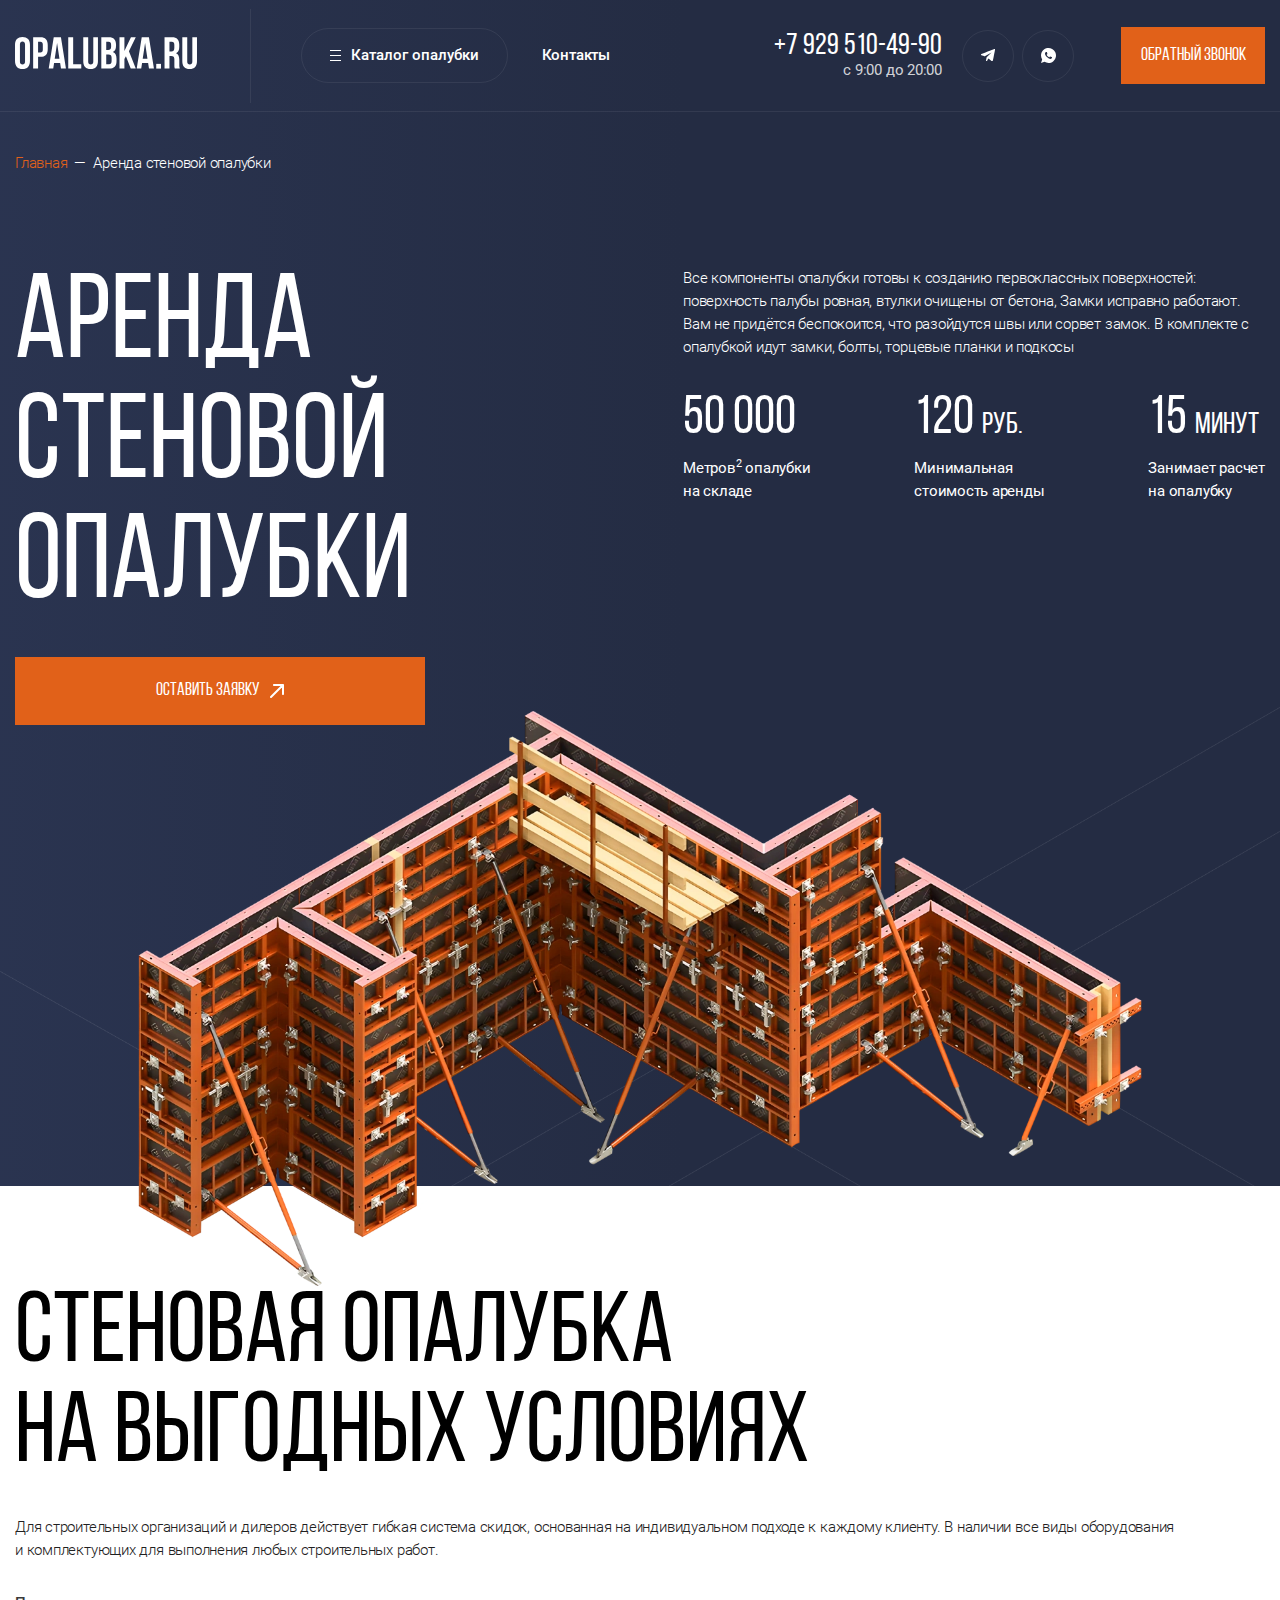
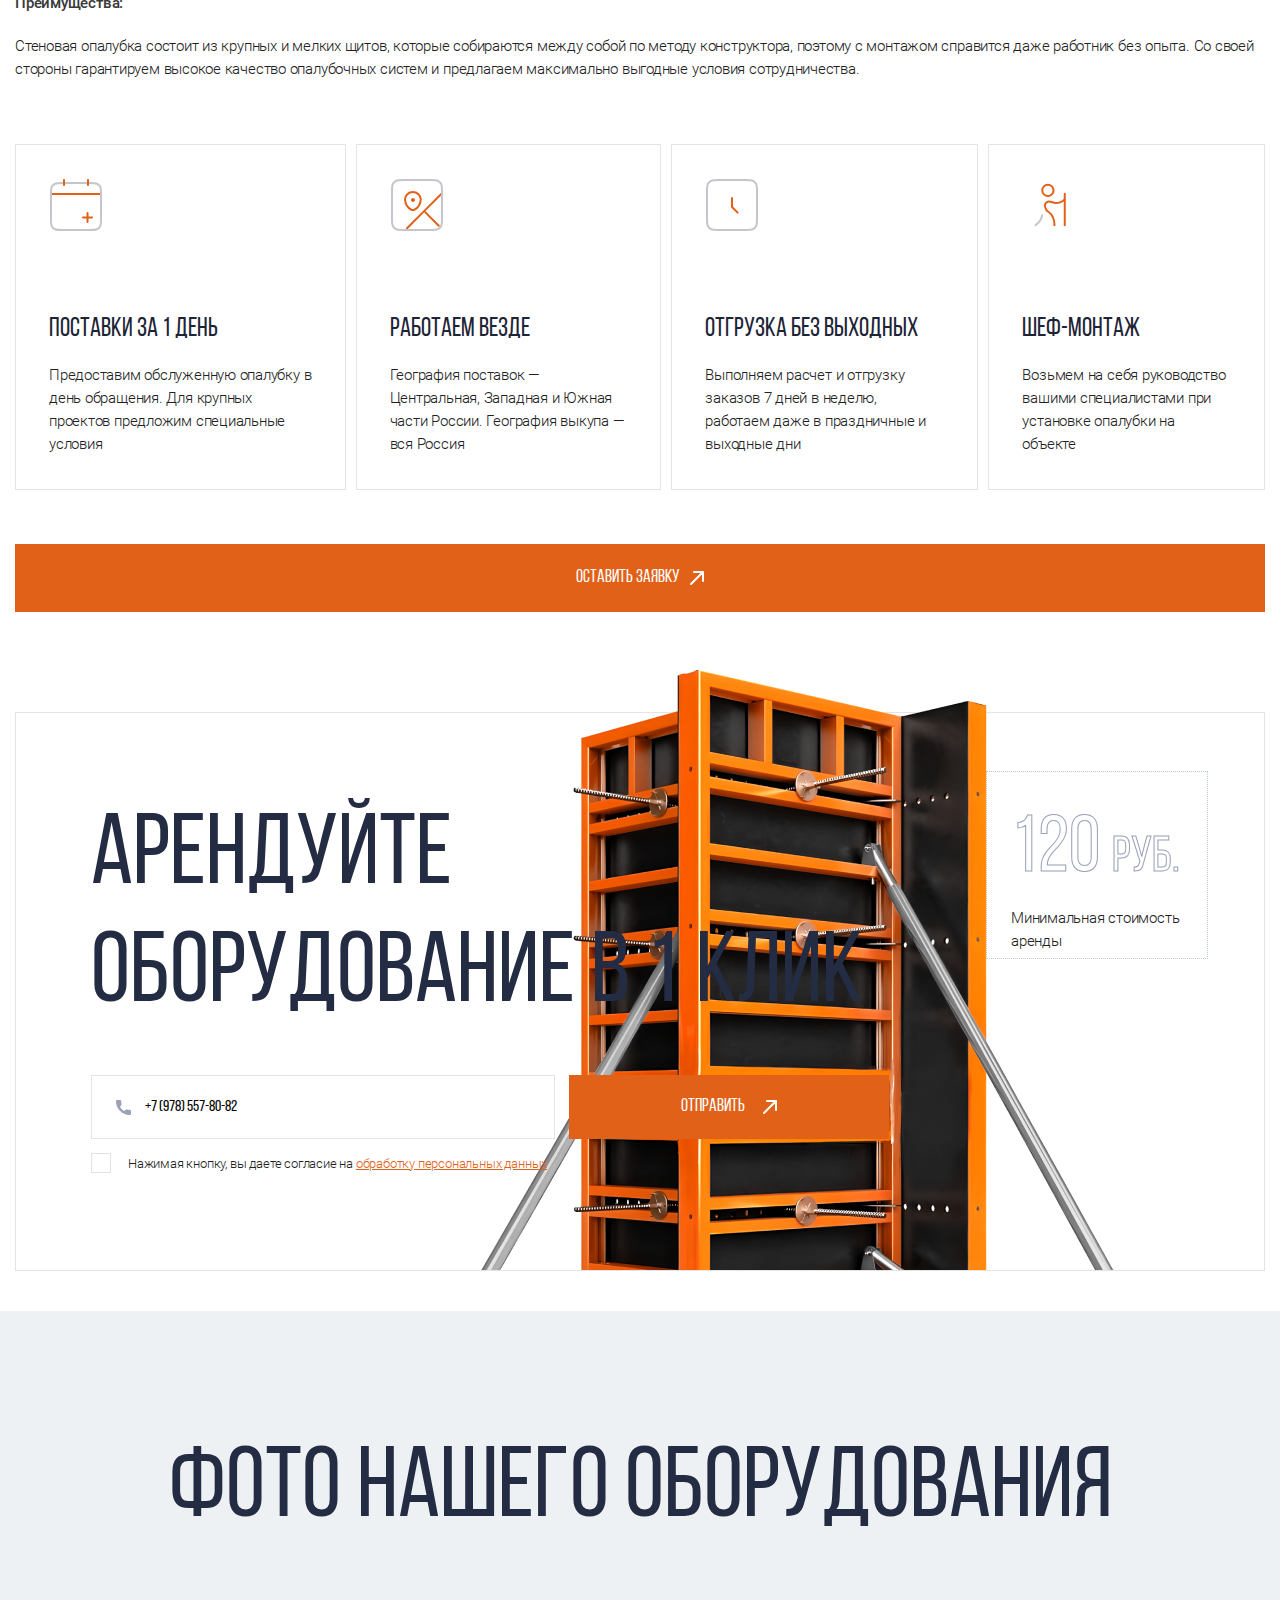
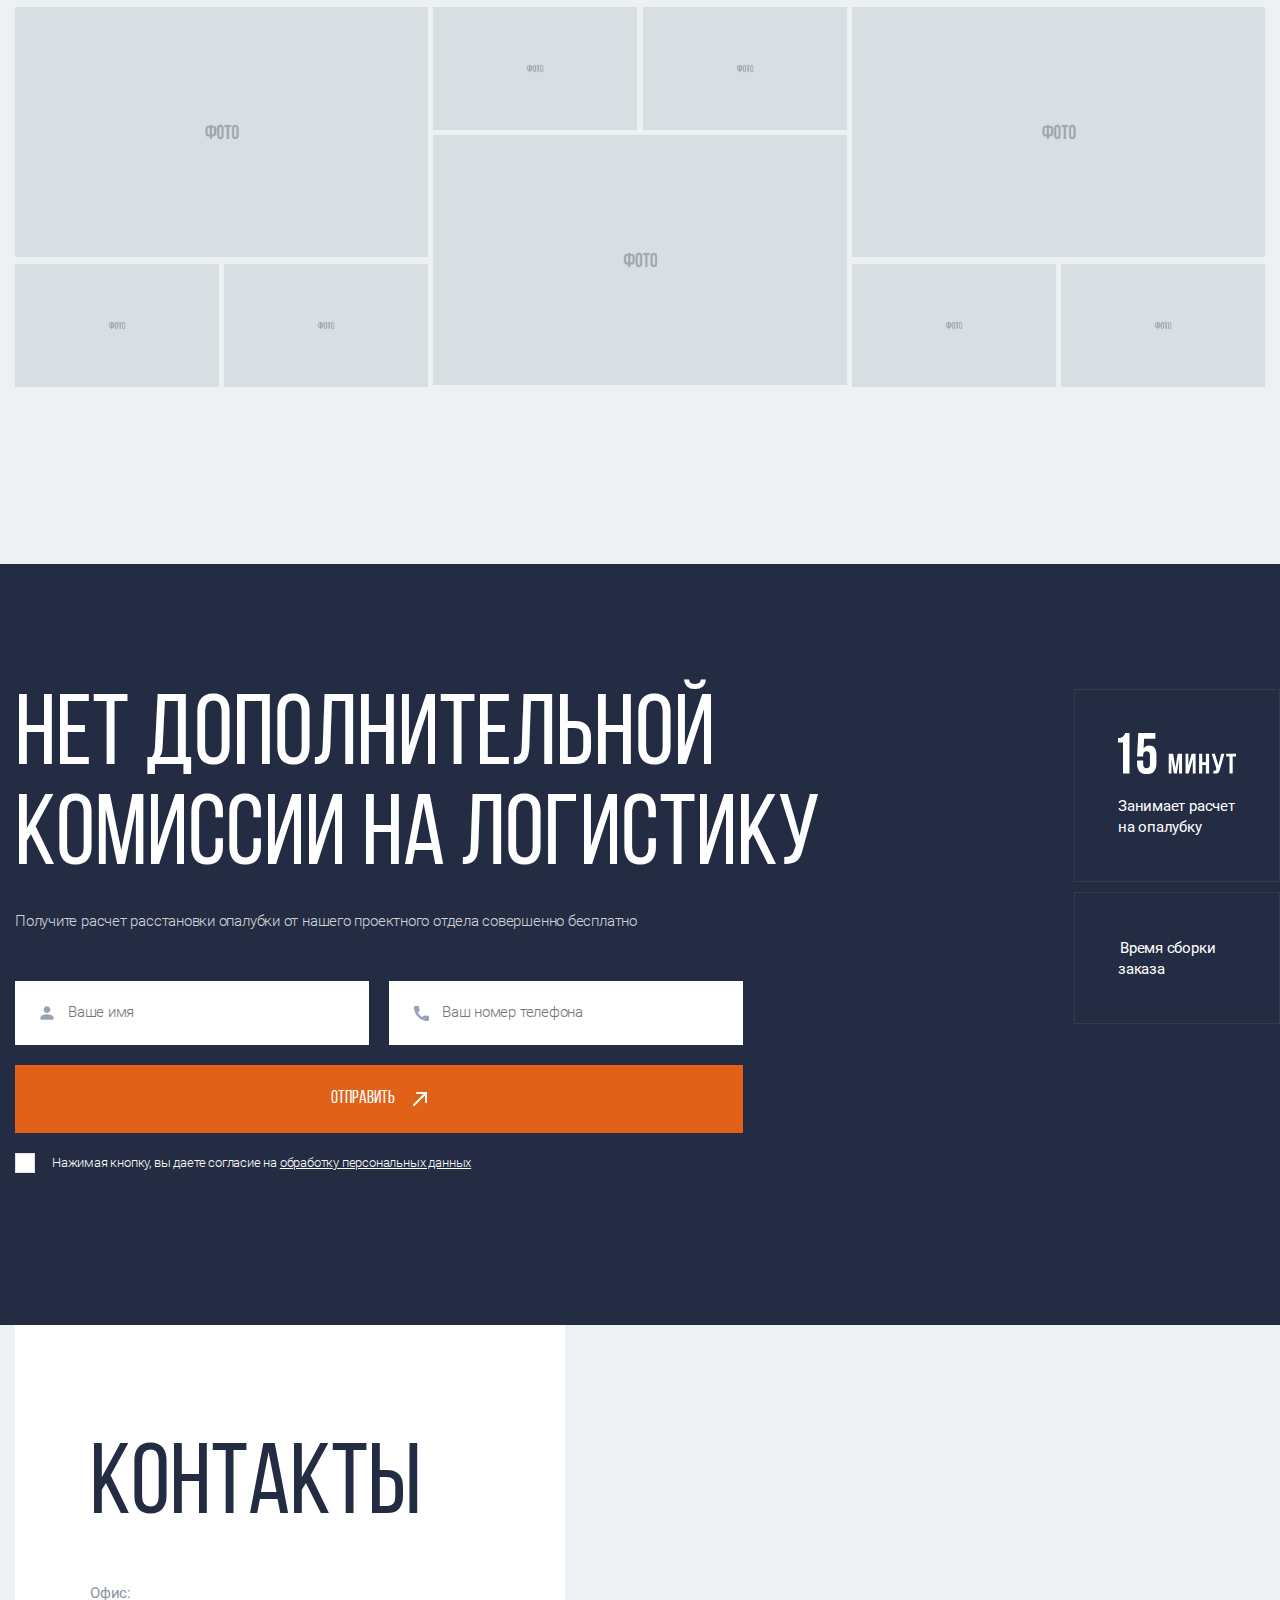
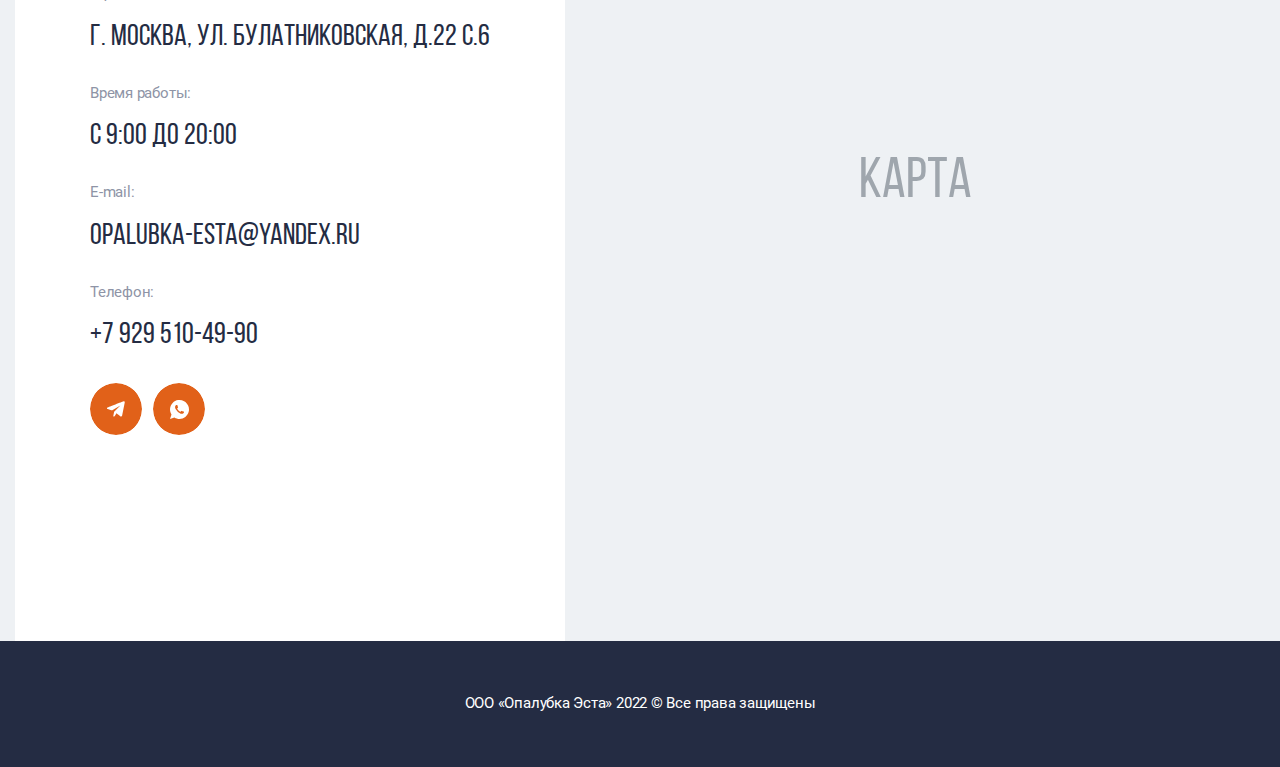
<file: page.html>
<!DOCTYPE html>
<html lang="ru">

<head>
    <meta charset="UTF-8">
    <meta http-equiv="X-UA-Compatible" content="IE=edge">
    <meta name="viewport" content="width=device-width, initial-scale=1.0">
    <meta name="description" content="description">
    <link rel="stylesheet" defer href="./style/normalize.min.css">
    <link rel="stylesheet" defer href="./style/swiper-bundle.min.css">
    <link rel="stylesheet" href="./style/style.css">
    <link async rel="stylesheet" href="./style/media.css">
    <title>Opalubka</title>
</head>

<body>
    <header class="header">
        <div class="container header__container">
            <a href="#" class="header__logo logo" aria-label="Перейти на главную">
                <img loading="lazy" class="logo__img" src="./img/svg/logo.svg" alt="Логотип">
            </a>
            <div class="header__flex">
                <nav class="header__nav">
                    <button class="header__burger-btn" id="burger" aria-label="Меню">
                        <span class="header__burger">
                            <span class="header__burger-line"></span><span class="header__burger-line"></span><span class="header__burger-line"></span>
                        </span>
                        <span class="header__text">Каталог опалубки</span>
                    </button>
                    <a class="header__link" href="#contacts" aria-label="Контакты">Контакты</a>
                </nav>
                <div class="header__contacts">
                    <div class="header__block">
                        <span class="header__tel">+7 929 510-49-90</span>
                        <span class="header__shedule">с 9:00 до 20:00</span>
                    </div>
                    <div class="header__socials">
                        <a href="#" aria-label="Телеграм">
                            <svg width="15" height="13" viewBox="0 0 15 13" fill="none"
                                xmlns="http://www.w3.org/2000/svg">
                                <path fill-rule="evenodd" clip-rule="evenodd"
                                    d="M12.0044 11.1075C11.9861 11.3065 11.9086 11.4955 11.7818 11.65C11.6551 11.8045 11.485 11.9176 11.2934 11.9745C11.1019 12.0314 10.8977 12.0297 10.7071 11.9694C10.5166 11.9091 10.3484 11.7932 10.2243 11.6364C9.13434 10.7694 7.43443 9.52146 7.43443 9.52146C7.43443 9.52146 6.20435 11.6885 5.98435 11.9105C5.91173 11.9717 5.82722 12.017 5.73606 12.0436C5.6449 12.0702 5.54907 12.0775 5.45493 12.065C5.3608 12.0525 5.27035 12.0204 5.18931 11.9709C5.10827 11.9214 5.03845 11.8555 4.98435 11.7774C4.97313 11.7433 4.95985 11.7099 4.94444 11.6775L5.63438 8.22544L10.5544 3.39246L3.84434 7.22144C3.84434 7.22144 0.814358 6.31546 0.364358 6.13846C0.248273 6.07505 0.152544 5.98003 0.0882347 5.86444C0.0239248 5.74886 -0.00624915 5.61743 0.00107646 5.48536C0.00840206 5.35329 0.0529178 5.226 0.129616 5.11823C0.206315 5.01046 0.312041 4.92662 0.434426 4.87644C1.07443 4.55044 12.3644 0.238445 12.7444 0.127445C13.1244 0.0164454 14.1244 -0.272557 14.0144 0.700443C13.9044 1.67344 12.1144 10.5735 12.0044 11.1075Z"
                                    fill="white" />
                            </svg>

                        </a>
                        <a href="#" aria-label="Вотсап">
                            <svg width="15" height="15" viewBox="0 0 15 15" fill="none"
                                xmlns="http://www.w3.org/2000/svg">
                                <path fill-rule="evenodd" clip-rule="evenodd"
                                    d="M7.5 14.972C6.08594 14.9684 4.70209 14.5626 3.51001 13.802L0 14.972L1.17004 11.461C0.288552 10.0543 -0.100415 8.39446 0.0644531 6.74257C0.229321 5.09068 0.938676 3.54044 2.08081 2.33568C3.22294 1.13092 4.73304 0.339992 6.37378 0.0872655C8.01452 -0.165461 9.6928 0.134372 11.1445 0.939591C12.5963 1.74481 13.7391 3.00974 14.3934 4.53545C15.0478 6.06115 15.1763 7.76106 14.759 9.36784C14.3417 10.9746 13.4022 12.3971 12.0881 13.4116C10.7741 14.4261 9.16009 14.975 7.5 14.972ZM9.13 8.60799C9.62878 8.77105 10.1362 8.90625 10.65 9.01299C10.7041 9.02094 10.7559 9.03972 10.8025 9.06819C10.8491 9.09666 10.8895 9.13426 10.9213 9.1787C10.953 9.22314 10.9755 9.27351 10.9873 9.32683C10.9991 9.38015 11 9.43531 10.99 9.489V9.77199C10.9949 9.87478 10.9759 9.9773 10.9342 10.0714C10.8925 10.1655 10.8294 10.2486 10.75 10.314C10.5035 10.5642 10.2117 10.7651 9.89001 10.906C9.41547 10.9624 8.93433 10.9206 8.47668 10.7829C8.01904 10.6453 7.59467 10.4148 7.22998 10.106C6.75956 9.7909 6.3209 9.43087 5.92004 9.03099C5.52083 8.62783 5.15925 8.189 4.83997 7.71999C4.53354 7.3551 4.30533 6.9312 4.16943 6.4745C4.03354 6.01781 3.99295 5.53804 4.05005 5.06499C4.19118 4.74512 4.39131 4.45472 4.64001 4.209C4.70338 4.12795 4.78586 4.06395 4.88013 4.02275C4.9744 3.98155 5.07753 3.96445 5.18005 3.97301H5.46997C5.57935 3.9579 5.69033 3.98678 5.77844 4.05333C5.86655 4.11988 5.92456 4.21865 5.93994 4.32799C6.08994 4.91999 6.19998 5.34799 6.34998 5.82799C6.40998 6.02799 6.34005 6.076 6.18005 6.196C6.08005 6.273 6.00004 6.32899 5.92004 6.38899C5.87368 6.40908 5.83201 6.43871 5.79785 6.47594C5.76369 6.51317 5.73771 6.55717 5.72168 6.60509C5.70564 6.653 5.69996 6.70375 5.70483 6.75404C5.70971 6.80434 5.72506 6.85304 5.75 6.89699C6.00538 7.38851 6.33224 7.83943 6.71997 8.235C7.11498 8.62346 7.56691 8.94954 8.06006 9.20201C8.1042 9.22654 8.15285 9.24164 8.20312 9.24635C8.2534 9.25107 8.30412 9.2453 8.35205 9.22942C8.39998 9.21353 8.44418 9.18788 8.48169 9.15407C8.5192 9.12026 8.54919 9.07904 8.56995 9.03301C8.62995 8.95201 8.68001 8.87699 8.76001 8.77199C8.7726 8.73612 8.79231 8.70316 8.81787 8.67503C8.84344 8.64691 8.87431 8.62418 8.90881 8.60823C8.94332 8.59229 8.98069 8.58344 9.01868 8.5822C9.05667 8.58096 9.09453 8.58734 9.13 8.601V8.60799Z"
                                    fill="white" />
                            </svg>

                        </a>
                    </div>
                    <button class="header__btn orange-btn btn-reset" aria-label="Обратный звонок">Обратный звонок</button>
                </div>
            </div>

            <nav class="menu">
                <div class="container">
                    <ul class="menu__list">
                        <li class="menu__item">
                            <a class="menu__link" href="#catalog" aria-label="Каталог">
                                Каталог
                            </a>
                        </li>
                        <li class="menu__item">
                            <a class="menu__link" href="#steps" aria-label="Порядок работы">
                                Порядок работы
                            </a>
                        </li>
                        <li class="menu__item">
                            <a class="menu__link" href="#photo" aria-label=" Фото">
                                Фото
                            </a>
                        </li>
                        <li class="menu__item">
                            <a class="menu__link" href="#calculation" aria-label="Рассчет опалубки"> 
                                Рассчет опалубки
                            </a>
                        </li>
                        <li class="menu__item">
                            <a class="menu__link" href="#contacts" aria-label="Контакты">
                                Контакты
                            </a>
                        </li>
                        <li class="menu__item">
                            <div class="header__block">
                                <span class="header__tel">+7 929 510-49-90</span>
                                <span class="header__shedule">с 9:00 до 20:00</span>
                            </div>
                        </li>
                        <li class="menu__item">
                            <div class="header__socials">
                                <a href="#" aria-label="Телеграм">
                                    <svg width="15" height="13" viewBox="0 0 15 13" fill="none"
                                        xmlns="http://www.w3.org/2000/svg">
                                        <path fill-rule="evenodd" clip-rule="evenodd"
                                            d="M12.0044 11.1075C11.9861 11.3065 11.9086 11.4955 11.7818 11.65C11.6551 11.8045 11.485 11.9176 11.2934 11.9745C11.1019 12.0314 10.8977 12.0297 10.7071 11.9694C10.5166 11.9091 10.3484 11.7932 10.2243 11.6364C9.13434 10.7694 7.43443 9.52146 7.43443 9.52146C7.43443 9.52146 6.20435 11.6885 5.98435 11.9105C5.91173 11.9717 5.82722 12.017 5.73606 12.0436C5.6449 12.0702 5.54907 12.0775 5.45493 12.065C5.3608 12.0525 5.27035 12.0204 5.18931 11.9709C5.10827 11.9214 5.03845 11.8555 4.98435 11.7774C4.97313 11.7433 4.95985 11.7099 4.94444 11.6775L5.63438 8.22544L10.5544 3.39246L3.84434 7.22144C3.84434 7.22144 0.814358 6.31546 0.364358 6.13846C0.248273 6.07505 0.152544 5.98003 0.0882347 5.86444C0.0239248 5.74886 -0.00624915 5.61743 0.00107646 5.48536C0.00840206 5.35329 0.0529178 5.226 0.129616 5.11823C0.206315 5.01046 0.312041 4.92662 0.434426 4.87644C1.07443 4.55044 12.3644 0.238445 12.7444 0.127445C13.1244 0.0164454 14.1244 -0.272557 14.0144 0.700443C13.9044 1.67344 12.1144 10.5735 12.0044 11.1075Z"
                                            fill="white"></path>
                                    </svg>

                                </a>
                                <a href="#" aria-label="Вотсап">
                                    <svg width="15" height="15" viewBox="0 0 15 15" fill="none"
                                        xmlns="http://www.w3.org/2000/svg">
                                        <path fill-rule="evenodd" clip-rule="evenodd"
                                            d="M7.5 14.972C6.08594 14.9684 4.70209 14.5626 3.51001 13.802L0 14.972L1.17004 11.461C0.288552 10.0543 -0.100415 8.39446 0.0644531 6.74257C0.229321 5.09068 0.938676 3.54044 2.08081 2.33568C3.22294 1.13092 4.73304 0.339992 6.37378 0.0872655C8.01452 -0.165461 9.6928 0.134372 11.1445 0.939591C12.5963 1.74481 13.7391 3.00974 14.3934 4.53545C15.0478 6.06115 15.1763 7.76106 14.759 9.36784C14.3417 10.9746 13.4022 12.3971 12.0881 13.4116C10.7741 14.4261 9.16009 14.975 7.5 14.972ZM9.13 8.60799C9.62878 8.77105 10.1362 8.90625 10.65 9.01299C10.7041 9.02094 10.7559 9.03972 10.8025 9.06819C10.8491 9.09666 10.8895 9.13426 10.9213 9.1787C10.953 9.22314 10.9755 9.27351 10.9873 9.32683C10.9991 9.38015 11 9.43531 10.99 9.489V9.77199C10.9949 9.87478 10.9759 9.9773 10.9342 10.0714C10.8925 10.1655 10.8294 10.2486 10.75 10.314C10.5035 10.5642 10.2117 10.7651 9.89001 10.906C9.41547 10.9624 8.93433 10.9206 8.47668 10.7829C8.01904 10.6453 7.59467 10.4148 7.22998 10.106C6.75956 9.7909 6.3209 9.43087 5.92004 9.03099C5.52083 8.62783 5.15925 8.189 4.83997 7.71999C4.53354 7.3551 4.30533 6.9312 4.16943 6.4745C4.03354 6.01781 3.99295 5.53804 4.05005 5.06499C4.19118 4.74512 4.39131 4.45472 4.64001 4.209C4.70338 4.12795 4.78586 4.06395 4.88013 4.02275C4.9744 3.98155 5.07753 3.96445 5.18005 3.97301H5.46997C5.57935 3.9579 5.69033 3.98678 5.77844 4.05333C5.86655 4.11988 5.92456 4.21865 5.93994 4.32799C6.08994 4.91999 6.19998 5.34799 6.34998 5.82799C6.40998 6.02799 6.34005 6.076 6.18005 6.196C6.08005 6.273 6.00004 6.32899 5.92004 6.38899C5.87368 6.40908 5.83201 6.43871 5.79785 6.47594C5.76369 6.51317 5.73771 6.55717 5.72168 6.60509C5.70564 6.653 5.69996 6.70375 5.70483 6.75404C5.70971 6.80434 5.72506 6.85304 5.75 6.89699C6.00538 7.38851 6.33224 7.83943 6.71997 8.235C7.11498 8.62346 7.56691 8.94954 8.06006 9.20201C8.1042 9.22654 8.15285 9.24164 8.20312 9.24635C8.2534 9.25107 8.30412 9.2453 8.35205 9.22942C8.39998 9.21353 8.44418 9.18788 8.48169 9.15407C8.5192 9.12026 8.54919 9.07904 8.56995 9.03301C8.62995 8.95201 8.68001 8.87699 8.76001 8.77199C8.7726 8.73612 8.79231 8.70316 8.81787 8.67503C8.84344 8.64691 8.87431 8.62418 8.90881 8.60823C8.94332 8.59229 8.98069 8.58344 9.01868 8.5822C9.05667 8.58096 9.09453 8.58734 9.13 8.601V8.60799Z"
                                            fill="white"></path>
                                    </svg>

                                </a>
                            </div>
                        </li>
                    </ul>
                </div>
            </nav>
        </div>
    </header>
    <main>
        <section class="hero page-hero">
            <div class="container">
                <div class="bread-crumbs">
                    <a href="#" class="bread-crumbs-link bread-crumbs-link_active">Главная </a>
                    <span>—</span>
                    <a href="#" class="bread-crumbs-link">Аренда стеновой опалубки</a>
                </div>
                <div class="hero-page__flex">
                    <div class="hero-page__left-block">
                        <h1 class="hero-page__title hero__title">Аренда стеновой
                            опалубки</h1>
                        <button class="hero-page__btn orange-btn btn-reset">Оставить заявку
                            <svg width="14" height="14" viewBox="0 0 14 14" fill="none" xmlns="http://www.w3.org/2000/svg">
                                <path d="M0.292893 12.2929C-0.0976311 12.6834 -0.0976311 13.3166 0.292893 13.7071C0.683418 14.0976 1.31658 14.0976 1.70711 13.7071L0.292893 12.2929ZM14 0.999999C14 0.447715 13.5523 -5.83668e-07 13 -5.83668e-07L4 -5.83668e-07C3.44772 -5.83668e-07 3 0.447715 3 0.999999C3 1.55228 3.44772 2 4 2H12V10C12 10.5523 12.4477 11 13 11C13.5523 11 14 10.5523 14 10L14 0.999999ZM1.70711 13.7071L13.7071 1.70711L12.2929 0.292893L0.292893 12.2929L1.70711 13.7071Z" fill="white"/>
                                </svg>
                                
                        </button>
                    </div>
                    <div class="hero-page__right-block">
                        <p class="hero-page__text text">Все компоненты опалубки готовы к созданию первоклассных поверхностей: 
                            поверхность палубы ровная, втулки очищены от бетона, Замки исправно работают. 
                            Вам не придётся беспокоится, что разойдутся швы или сорвет замок.
                            В комплекте с опалубкой идут замки, болты, торцевые планки и подкосы</p>
                        <div class="hero-page__flexbox">
                            <div class="hero-page__block">
                                <span class="hero-page__big-text">50 000</span>
                                <span class="hero-page__small-text">Метров<sup>2</sup> опалубки<br>
                                    на складе</span>
                            </div>
                            <div class="hero-page__block">
                                <span class="hero-page__big-text">120 <span>руб.</span></span>
                                <span class="hero-page__small-text">Минимальная <br>
                                    стоимость аренды</span>
                            </div>
                            <div class="hero-page__block">
                                <span class="hero-page__big-text">15 <span>минут</span></span>
                                <span class="hero-page__small-text">Занимает расчет<br>
                                    на опалубку</span>
                            </div>
                        </div>
                    </div>
                </div>
            </div>
                <img class="page-hero__img" src="./img/page-hero.webp" alt="">

        </section> 
        <section class="profit">
            <div class="container">
                <h2 class="profit__title title">СТЕНОВАЯ ОПАЛУБКА<br>
                    НА ВЫГОДНЫХ УСЛОВИЯХ</h2>
                <p class="profit__text text">Для строительных организаций и дилеров действует гибкая система скидок, основанная на индивидуальном подходе к каждому клиенту. В наличии все виды оборудования и комплектующих для выполнения любых строительных работ.</p>
                <p class="profit__text-2">Преимущества:</p>
                <p class="profit__text-3 text">Стеновая опалубка состоит из крупных и мелких щитов, которые собираются между собой по методу конструктора, поэтому с монтажом справится даже работник без опыта. Со своей стороны гарантируем высокое качество опалубочных
                    систем и предлагаем максимально выгодные условия сотрудничества.</p>
                <div class="overflow">
                    <div class="profit__flex">
                        <div class="profit__card">
                            <svg width="54" height="54" viewBox="0 0 54 54" fill="none" xmlns="http://www.w3.org/2000/svg">
                                <path d="M43 39.5H38.5M38.5 39.5H34M38.5 39.5V35M38.5 39.5V44" stroke="#E16119" stroke-width="2" stroke-linecap="round"/>
                                <path d="M2 16L52 16" stroke="#E16119" stroke-width="2" stroke-linecap="round"/>
                                <path d="M2 16.0588C2 12.1879 2 10.2524 2.80141 8.77388C3.50638 7.47336 4.63123 6.416 6.01476 5.75333C7.58765 5 9.64668 5 13.7647 5H40.2353C44.3532 5 46.4124 5 47.9853 5.75333C49.3688 6.416 50.4935 7.47336 51.1985 8.77388C52 10.2524 52 12.1879 52 16.0588V40.9412C52 44.812 52 46.7476 51.1985 48.2262C50.4935 49.5267 49.3688 50.5839 47.9853 51.2466C46.4124 52 44.3532 52 40.2353 52H13.7647C9.64668 52 7.58765 52 6.01476 51.2466C4.63123 50.5839 3.50638 49.5267 2.80141 48.2262C2 46.7476 2 44.812 2 40.9412V16.0588Z" stroke="#C6C4CC" stroke-width="2"/>
                                <path d="M39 7L39 2" stroke="#E16119" stroke-width="2" stroke-linecap="round"/>
                                <path d="M15 7L15 2" stroke="#E16119" stroke-width="2" stroke-linecap="round"/>
                                </svg>

                                <div class="card-text-block">
                                    <h3 class="profit__subtitle subtitle">Поставки за 1 день</h3>
                                <p class="profit__text-4 text">Предоставим обслуженную опалубку 
                                    в день обращения. Для крупных проектов 
                                    предложим специальные условия</p>
                                </div>
                        </div>
                        <div class="profit__card">
                            <svg width="54" height="54" viewBox="0 0 54 54" fill="none" xmlns="http://www.w3.org/2000/svg">
                                <path d="M15 21.329C15 17.2813 18.5258 14 22.875 14C27.2242 14 30.75 17.2813 30.75 21.329C30.75 25.345 28.2365 30.0312 24.3151 31.707C23.4009 32.0976 22.3491 32.0976 21.4349 31.707C17.5134 30.0312 15 25.345 15 21.329Z" stroke="#E16119" stroke-width="2"/>
                                <path d="M34.1259 33.1234L48.7509 47.7484M34.1259 33.1234L17.0127 50.2369M34.1259 33.1234L51.2412 16.0083" stroke="#E16119" stroke-width="2" stroke-linecap="round"/>
                                <path d="M25 22C25 23.1046 24.1046 24 23 24C21.8954 24 21 23.1046 21 22C21 20.8954 21.8954 20 23 20C24.1046 20 25 20.8954 25 22Z" fill="#E16119"/>
                                <path d="M2 13.7647C2 9.64668 2 7.58765 2.80141 6.01476C3.50638 4.63123 4.63123 3.50638 6.01476 2.80141C7.58765 2 9.64668 2 13.7647 2H40.2353C44.3532 2 46.4124 2 47.9853 2.80141C49.3688 3.50638 50.4935 4.63123 51.1985 6.01476C52 7.58765 52 9.64668 52 13.7647V40.2353C52 44.3532 52 46.4124 51.1985 47.9853C50.4935 49.3688 49.3688 50.4935 47.9853 51.1985C46.4124 52 44.3532 52 40.2353 52H13.7647C9.64668 52 7.58765 52 6.01476 51.1985C4.63123 50.4935 3.50638 49.3688 2.80141 47.9853C2 46.4124 2 44.3532 2 40.2353V13.7647Z" stroke="#C6C4CC" stroke-width="2"/>
                                </svg>
                                <div class="card-text-block">
                                    <h3 class="profit__subtitle subtitle">Работаем везде</h3>
                                    <p class="profit__text-4 text">География поставок — Центральная, 
                                        Западная и Южная части России. География 
                                        выкупа — вся Россия</p>
                                </div>
                               
                                
                        </div>
                        <div class="profit__card">
                            <svg width="54" height="54" viewBox="0 0 54 54" fill="none" xmlns="http://www.w3.org/2000/svg">
                                <path d="M2 13.7647C2 9.64668 2 7.58765 2.80141 6.01476C3.50638 4.63123 4.63123 3.50638 6.01476 2.80141C7.58765 2 9.64668 2 13.7647 2H40.2353C44.3532 2 46.4124 2 47.9853 2.80141C49.3688 3.50638 50.4935 4.63123 51.1985 6.01476C52 7.58765 52 9.64668 52 13.7647V40.2353C52 44.3532 52 46.4124 51.1985 47.9853C50.4935 49.3688 49.3688 50.4935 47.9853 51.1985C46.4124 52 44.3532 52 40.2353 52H13.7647C9.64668 52 7.58765 52 6.01476 51.1985C4.63123 50.4935 3.50638 49.3688 2.80141 47.9853C2 46.4124 2 44.3532 2 40.2353V13.7647Z" stroke="#C6C4CC" stroke-width="2"/>
                                <path d="M27 20V29L32.625 34.625" stroke="#E16119" stroke-width="2" stroke-linecap="round" stroke-linejoin="round"/>
                                </svg>

                                <div class="card-text-block">
                                    <h3 class="profit__subtitle subtitle">Отгрузка без выходных</h3>
                                    <p class="profit__text-4 text">Выполняем расчет и отгрузку заказов 7 дней
                                        в неделю, работаем даже в праздничные 
                                        и выходные дни</p>
                                </div>
                               
                                
                        </div>
                        <div class="profit__card">
                            <svg width="54" height="54" viewBox="0 0 54 54" fill="none" xmlns="http://www.w3.org/2000/svg">
                                <path d="M25.875 18C28.9816 18 31.5 15.4816 31.5 12.375C31.5 9.2684 28.9816 6.75 25.875 6.75C22.7684 6.75 20.25 9.2684 20.25 12.375C20.25 15.4816 22.7684 18 25.875 18Z" stroke="#E16119" stroke-width="2"/>
                                <path d="M20.25 37.125C20.25 37.125 19.2924 40.7682 18 42.75C16.6424 44.8317 13.5 47.25 13.5 47.25" stroke="#C6C4CC" stroke-width="2" stroke-linecap="round"/>
                                <path d="M42.75 47.25V15.75" stroke="#E16119" stroke-width="2" stroke-linecap="round"/>
                                <path d="M42.9999 21C41.1881 23.2647 36.1757 26.6784 29.5984 24.0297C28.203 23.4678 26.6274 23.0867 25.3293 23.8469C23.1384 25.13 21.4927 27.7432 24.5017 32.1741C25.1108 33.0711 26.0668 33.6582 26.9531 34.2828C29.3683 35.9849 32.5 40.1359 32.5 48" stroke="#E16119" stroke-width="2"/>
                                </svg>
                                <div class="card-text-block">
                                    <h3 class="profit__subtitle subtitle">Шеф-монтаж</h3>
                                    <p class="profit__text-4 text">Возьмем на себя руководство вашими 
                                        специалистами при установке опалубки 
                                        на объекте</p>
                                </div>
                               
                                
                        </div>
                    </div>
                </div>
                <button class="profit__btn orange-btn btn-reset">
                    Оставить заявку
                            <svg width="14" height="14" viewBox="0 0 14 14" fill="none" xmlns="http://www.w3.org/2000/svg">
                                <path d="M0.292893 12.2929C-0.0976311 12.6834 -0.0976311 13.3166 0.292893 13.7071C0.683418 14.0976 1.31658 14.0976 1.70711 13.7071L0.292893 12.2929ZM14 0.999999C14 0.447715 13.5523 -5.83668e-07 13 -5.83668e-07L4 -5.83668e-07C3.44772 -5.83668e-07 3 0.447715 3 0.999999C3 1.55228 3.44772 2 4 2H12V10C12 10.5523 12.4477 11 13 11C13.5523 11 14 10.5523 14 10L14 0.999999ZM1.70711 13.7071L13.7071 1.70711L12.2929 0.292893L0.292893 12.2929L1.70711 13.7071Z" fill="white"/>
                                </svg>
                </button>
            </div>
        </section>
        <section class="callMe">
            <div class="container">
                <div class="callMe__card">
                    <div class="callMe__text-block">
                        <h2 class="callMe__title">АРЕНДУЙТЕ
                            ОБОРУДОВАНИЕ В 1 КЛИК</h2>
                        <form action="#" class="callMe__form">
                            <div class="relative callMe__relative">
                                <input class="callMe__input" type="tel" value="+7 (978) 557-80-82" aria-label="введите ваш номер телфона">
                                <svg class="callMe__svg" width="15" height="15" viewBox="0 0 15 15" fill="none"
                                    xmlns="http://www.w3.org/2000/svg">
                                    <path fill-rule="evenodd" clip-rule="evenodd"
                                        d="M0.915847 0.0395944C0.450644 0.152716 0.0995226 0.536608 0.0160729 1.02327C-0.0278943 1.27974 0.0231369 2.33398 0.110954 2.98375C0.4721 5.65505 1.50169 7.98942 3.24857 10.0975C3.56153 10.4752 4.52453 11.4383 4.9022 11.7513C7.01017 13.4983 9.34436 14.528 12.0154 14.8892C12.67 14.9777 13.7192 15.0281 13.9791 14.9835C14.476 14.8983 14.8645 14.5297 14.9671 14.0461C14.9889 13.9429 15 13.3968 15 12.418C15 10.8486 14.9938 10.7685 14.8515 10.4895C14.7709 10.3314 14.5777 10.1249 14.4292 10.0378C14.2056 9.90677 14.0628 9.87479 13.5784 9.84711C12.6675 9.79511 12.0842 9.70178 11.3515 9.49084C10.9779 9.38328 10.9185 9.37396 10.6743 9.38463C10.4382 9.39498 10.3837 9.40832 10.2126 9.49778C10.106 9.55357 9.62308 9.89932 9.13956 10.2661C8.656 10.6329 8.25089 10.933 8.23925 10.933C8.20056 10.933 7.63274 10.6021 7.29109 10.3805C6.0234 9.5582 5.05826 8.52301 4.27101 7.14125C4.09286 6.82856 4.06199 6.7556 4.08934 6.71181C4.10745 6.68279 4.41549 6.2719 4.77385 5.79868C5.13221 5.3255 5.45563 4.88509 5.49257 4.82002C5.5295 4.75494 5.5812 4.61775 5.6075 4.51512C5.66785 4.27962 5.65023 4.12522 5.50373 3.60455C5.30049 2.88223 5.20021 2.2461 5.16645 1.46465C5.1469 1.01219 5.1014 0.7924 4.98686 0.596936C4.82327 0.317752 4.49914 0.08805 4.18472 0.0283965C3.95275 -0.0156033 1.10265 -0.00584188 0.915847 0.0395944Z"
                                        fill="#9BA2B7" />
                                </svg>

                            </div>
                            <button class="callMe__btn orange-btn btn-reset" aria-label="отправить">отправить
                                <svg width="14" height="14" viewBox="0 0 14 14" fill="none"
                                    xmlns="http://www.w3.org/2000/svg">
                                    <path
                                        d="M0.292893 12.2929C-0.0976311 12.6834 -0.0976311 13.3166 0.292893 13.7071C0.683418 14.0976 1.31658 14.0976 1.70711 13.7071L0.292893 12.2929ZM14 0.999999C14 0.447715 13.5523 -5.83668e-07 13 -5.83668e-07L4 -5.83668e-07C3.44772 -5.83668e-07 3 0.447715 3 0.999999C3 1.55228 3.44772 2 4 2H12V10C12 10.5523 12.4477 11 13 11C13.5523 11 14 10.5523 14 10L14 0.999999ZM1.70711 13.7071L13.7071 1.70711L12.2929 0.292893L0.292893 12.2929L1.70711 13.7071Z"
                                        fill="white" />
                                </svg>

                            </button>
                            <label class="callMe__label" id="callMe__label-1" for="">
                                <span class="callMe__checkbox" id="callMe__checkbox-1"></span>
                                <span class="callMe__text">Нажимая кнопку, вы даете согласие на <a href="#" aria-label="обработка
                                    персональных данных">обработку
                                        персональных данных</a></span>
                            </label>
                        </form>
                    </div>
                    <div class="callMe__abs">
                        <img loading="lazy" src="./img/callme.webp" alt="">

                    </div>
                    <div class="callMe__price-block">
                        <span class="callMe__stroke-text stroke__text">120 <span>руб.</span></span>
                        <span class="text">Минимальная стоимость
                            аренды</span>
                    </div>
                </div>
            </div>
        </section>
        <section class="photo" id="photo">
            <div class="container">
                <h2 class="photo__title title">Фото нашего оборудования</h2>
                <div class="photo__grid photo__swiper swiper">
                    <div class="swiper-wrapper">
                        <div class="swiper-slide">
                            <img loading="lazy" class="photo__img-1" src="./img/photo.webp" alt="">
                        </div>
                        <div class="swiper-slide">
                            <img loading="lazy" class="photo__img-2" src="./img/photo.webp" alt="">
                        </div>
                        <div class="swiper-slide">
                            <img loading="lazy" class="photo__img-3" src="./img/photo.webp" alt="">
                        </div>
                        <div class="swiper-slide">
                            <img loading="lazy" class="photo__img-4" src="./img/photo.webp" alt="">
                        </div>
                        <div class="swiper-slide">
                            <img loading="lazy" class="photo__img-5" src="./img/photo.webp" alt="">
                        </div>
                        <div class="swiper-slide">
                            <img loading="lazy" class="photo__img-6" src="./img/photo.webp" alt="">
                        </div>
                        <div class="swiper-slide">
                            <img loading="lazy" class="photo__img-7" src="./img/photo.webp" alt="">
                        </div>
                        <div class="swiper-slide">
                            <img loading="lazy" class="photo__img-8" src="./img/photo.webp" alt="">
                        </div>
                        <div class="swiper-slide">
                            <img loading="lazy" class="photo__img-9" src="./img/photo.webp" alt="">
                        </div>
                    </div>
                </div>
                <div class="photo__btns">
                    <button class="photo-prev btn-reset" aria-label="предыдущий слайд"><svg width="8" height="16" viewBox="0 0 8 16" fill="none"
                            xmlns="http://www.w3.org/2000/svg">
                            <path
                                d="M6.27882 1.60645L1.64801 7.39495C1.36312 7.75106 1.35525 8.25481 1.62888 8.61965L5.95914 14.3933"
                                stroke="white" stroke-width="2" stroke-linecap="round" />
                        </svg>
                    </button>
                    <button class="photo-next btn-reset" aria-label="следующий слайд"><svg width="8" height="16" viewBox="0 0 8 16" fill="none"
                            xmlns="http://www.w3.org/2000/svg">
                            <path
                                d="M6.27882 1.60645L1.64801 7.39495C1.36312 7.75106 1.35525 8.25481 1.62888 8.61965L5.95914 14.3933"
                                stroke="white" stroke-width="2" stroke-linecap="round" />
                        </svg>
                    </button>
                </div>
            </div>
        </section>
        <section class="calculation" id="calculation">
            <div class="container">
                <h2 class="calculation__title title">Нет дополнительной<br>
                    комиссии на логистику</h2>
                <span class="calculation__text text">Получите расчет расстановки опалубки от нашего проектного отдела
                    совершенно бесплатно</span>
                <form action="#" class="calculation__form">
                    <div class="calculation__flex">
                        <div class="relative">
                            <input type="text" class="calculation__input" placeholder="Ваше имя" aria-label="Ваше имя">
                            <svg width="14" height="14" viewBox="0 0 14 14" fill="none"
                                xmlns="http://www.w3.org/2000/svg">
                                <path
                                    d="M10.3335 3.66634C10.3335 1.82467 8.84183 0.333008 7.00016 0.333008C5.1585 0.333008 3.66683 1.82467 3.66683 3.66634C3.66683 5.50801 5.1585 6.99967 7.00016 6.99967C8.84183 6.99967 10.3335 5.50801 10.3335 3.66634ZM0.333496 11.9997V12.8288C0.333496 13.2914 0.708458 13.6663 1.171 13.6663H12.8293C13.2919 13.6663 13.6668 13.2914 13.6668 12.8288V11.9997C13.6668 9.08301 9.22516 8.24967 7.00016 8.24967C4.77516 8.24967 0.333496 9.08301 0.333496 11.9997Z"
                                    fill="#99A2AD" />
                            </svg>

                        </div>
                        <div class="relative">
                            <input type="tel" class="calculation__input" placeholder="Ваш номер телефона" aria-label="Ваш номер телефона">
                            <svg width="15" height="15" viewBox="0 0 15 15" fill="none"
                                xmlns="http://www.w3.org/2000/svg">
                                <path fill-rule="evenodd" clip-rule="evenodd"
                                    d="M0.915847 0.0395944C0.450644 0.152716 0.0995226 0.536608 0.0160729 1.02327C-0.0278943 1.27974 0.0231369 2.33398 0.110954 2.98375C0.4721 5.65505 1.50169 7.98942 3.24857 10.0975C3.56153 10.4752 4.52453 11.4383 4.9022 11.7513C7.01017 13.4983 9.34436 14.528 12.0154 14.8892C12.67 14.9777 13.7192 15.0281 13.9791 14.9835C14.476 14.8983 14.8645 14.5297 14.9671 14.0461C14.9889 13.9429 15 13.3968 15 12.418C15 10.8486 14.9938 10.7685 14.8515 10.4895C14.7709 10.3314 14.5777 10.1249 14.4292 10.0378C14.2056 9.90677 14.0628 9.87479 13.5784 9.84711C12.6675 9.79511 12.0842 9.70178 11.3515 9.49084C10.9779 9.38328 10.9185 9.37396 10.6743 9.38463C10.4382 9.39498 10.3837 9.40832 10.2126 9.49778C10.106 9.55357 9.62308 9.89932 9.13956 10.2661C8.656 10.6329 8.25089 10.933 8.23925 10.933C8.20056 10.933 7.63274 10.6021 7.29109 10.3805C6.0234 9.5582 5.05826 8.52301 4.27101 7.14125C4.09286 6.82856 4.06199 6.7556 4.08934 6.71181C4.10745 6.68279 4.41549 6.2719 4.77385 5.79868C5.13221 5.3255 5.45563 4.88509 5.49257 4.82002C5.5295 4.75494 5.5812 4.61775 5.6075 4.51512C5.66785 4.27962 5.65023 4.12522 5.50373 3.60455C5.30049 2.88223 5.20021 2.2461 5.16645 1.46465C5.1469 1.01219 5.1014 0.7924 4.98686 0.596936C4.82327 0.317752 4.49914 0.08805 4.18472 0.0283965C3.95275 -0.0156033 1.10265 -0.00584188 0.915847 0.0395944Z"
                                    fill="#9BA2B7" />
                            </svg>

                        </div>
                    </div>
                    <button class="calculation__btn orange-btn btn-reset" aria-label="отправить">отправить
                        <svg width="14" height="14" viewBox="0 0 14 14" fill="none" xmlns="http://www.w3.org/2000/svg">
                            <path
                                d="M0.292893 12.2929C-0.0976311 12.6834 -0.0976311 13.3166 0.292893 13.7071C0.683418 14.0976 1.31658 14.0976 1.70711 13.7071L0.292893 12.2929ZM14 0.999999C14 0.447715 13.5523 -5.83668e-07 13 -5.83668e-07L4 -5.83668e-07C3.44772 -5.83668e-07 3 0.447715 3 0.999999C3 1.55228 3.44772 2 4 2H12V10C12 10.5523 12.4477 11 13 11C13.5523 11 14 10.5523 14 10L14 0.999999ZM1.70711 13.7071L13.7071 1.70711L12.2929 0.292893L0.292893 12.2929L1.70711 13.7071Z"
                                fill="white" />
                        </svg>

                    </button>
                    <label for="calculation__checkbox" class="calculation__label" id="calculation__label">
                        <span class="calculation__checkbox" id="calculation__checkbox"></span>
                        <span class="calculation__text-2">Нажимая кнопку, вы даете согласие на <a href="#" aria-label="обработка
                            персональных данных">обработку
                                персональных данных</a></span>
                    </label>
                </form>
                <img loading="lazy" class="calculation__image" src="./img/calc.webp" alt="">
                <div class="calculation__abs">
                    <div class="calculation__block">
                        <img loading="lazy" src="./img/svg/15min.svg" alt="">
                        <span class="calculation__text-3">Занимает расчет
                            на опалубку</span>
                    </div>
                    <div class="calculation__block">
                        <img loading="lazy" src="./img/svg/1sut.svg" alt="">
                        <span class="calculation__text-3">Время сборки
                            заказа</span>
                    </div>
                </div>
            </div>
        </section>
        <section class="contacts" id="contacts">
            <div class="container">
                <div class="contacts__flex">
                    <div class="contacts__text-block">
                        <h2 class="contacts__title title">Контакты</h2>
                        <span class="contacts__text">Офис:</span>
                        <span class="contacts__text-2">г. Москва, ул. Булатниковская, д.22 с.6</span>
                        <span class="contacts__text">Время работы:</span>
                        <span class="contacts__text-2">с 9:00 до 20:00</span>
                        <span class="contacts__text">E-mail:</span>
                        <span class="contacts__text-2">opalubka-esta@yandex.ru</span>
                        <span class="contacts__text">Телефон:</span>
                        <span class="contacts__text-2">+7 929 510-49-90</span>
                        <div class="contacts__socials">
                            <a class="contacts__link" href="#" aria-label="телеграм">
                                <svg width="15" height="13" viewBox="0 0 15 13" fill="none"
                                    xmlns="http://www.w3.org/2000/svg">
                                    <path fill-rule="evenodd" clip-rule="evenodd"
                                        d="M12.0044 11.1075C11.9861 11.3065 11.9086 11.4955 11.7818 11.65C11.6551 11.8045 11.485 11.9176 11.2934 11.9745C11.1019 12.0314 10.8977 12.0297 10.7071 11.9694C10.5166 11.9091 10.3484 11.7932 10.2243 11.6364C9.13434 10.7694 7.43443 9.52146 7.43443 9.52146C7.43443 9.52146 6.20435 11.6885 5.98435 11.9105C5.91173 11.9717 5.82722 12.017 5.73606 12.0436C5.6449 12.0702 5.54907 12.0775 5.45493 12.065C5.3608 12.0525 5.27035 12.0204 5.18931 11.9709C5.10827 11.9214 5.03845 11.8555 4.98435 11.7774C4.97313 11.7433 4.95985 11.7099 4.94444 11.6775L5.63438 8.22544L10.5544 3.39246L3.84434 7.22144C3.84434 7.22144 0.814358 6.31546 0.364358 6.13846C0.248273 6.07505 0.152544 5.98003 0.0882347 5.86444C0.0239248 5.74886 -0.00624915 5.61743 0.00107646 5.48536C0.00840206 5.35329 0.0529178 5.226 0.129616 5.11823C0.206315 5.01046 0.312041 4.92662 0.434426 4.87644C1.07443 4.55044 12.3644 0.238445 12.7444 0.127445C13.1244 0.0164454 14.1244 -0.272557 14.0144 0.700443C13.9044 1.67344 12.1144 10.5735 12.0044 11.1075Z"
                                        fill="white" />
                                </svg>

                            </a>
                            <a class="contacts__link" href="#" aria-label="вотсапп">
                                <svg width="15" height="15" viewBox="0 0 15 15" fill="none"
                                    xmlns="http://www.w3.org/2000/svg">
                                    <path fill-rule="evenodd" clip-rule="evenodd"
                                        d="M7.5 14.972C6.08594 14.9684 4.70209 14.5626 3.51001 13.802L0 14.972L1.17004 11.461C0.288552 10.0543 -0.100415 8.39446 0.0644531 6.74257C0.229321 5.09068 0.938676 3.54044 2.08081 2.33568C3.22294 1.13092 4.73304 0.339992 6.37378 0.0872655C8.01452 -0.165461 9.6928 0.134372 11.1445 0.939591C12.5963 1.74481 13.7391 3.00974 14.3934 4.53545C15.0478 6.06115 15.1763 7.76106 14.759 9.36784C14.3417 10.9746 13.4022 12.3971 12.0881 13.4116C10.7741 14.4261 9.16009 14.975 7.5 14.972ZM9.13 8.60799C9.62878 8.77105 10.1362 8.90625 10.65 9.01299C10.7041 9.02094 10.7559 9.03972 10.8025 9.06819C10.8491 9.09666 10.8895 9.13426 10.9213 9.1787C10.953 9.22314 10.9755 9.27351 10.9873 9.32683C10.9991 9.38015 11 9.43531 10.99 9.489V9.77199C10.9949 9.87478 10.9759 9.9773 10.9342 10.0714C10.8925 10.1655 10.8294 10.2486 10.75 10.314C10.5035 10.5642 10.2117 10.7651 9.89001 10.906C9.41547 10.9624 8.93433 10.9206 8.47668 10.7829C8.01904 10.6453 7.59467 10.4148 7.22998 10.106C6.75956 9.7909 6.3209 9.43087 5.92004 9.03099C5.52083 8.62783 5.15925 8.189 4.83997 7.71999C4.53354 7.3551 4.30533 6.9312 4.16943 6.4745C4.03354 6.01781 3.99295 5.53804 4.05005 5.06499C4.19118 4.74512 4.39131 4.45472 4.64001 4.209C4.70338 4.12795 4.78586 4.06395 4.88013 4.02275C4.9744 3.98155 5.07753 3.96445 5.18005 3.97301H5.46997C5.57935 3.9579 5.69033 3.98678 5.77844 4.05333C5.86655 4.11988 5.92456 4.21865 5.93994 4.32799C6.08994 4.91999 6.19998 5.34799 6.34998 5.82799C6.40998 6.02799 6.34005 6.076 6.18005 6.196C6.08005 6.273 6.00004 6.32899 5.92004 6.38899C5.87368 6.40908 5.83201 6.43871 5.79785 6.47594C5.76369 6.51317 5.73771 6.55717 5.72168 6.60509C5.70564 6.653 5.69996 6.70375 5.70483 6.75404C5.70971 6.80434 5.72506 6.85304 5.75 6.89699C6.00538 7.38851 6.33224 7.83943 6.71997 8.235C7.11498 8.62346 7.56691 8.94954 8.06006 9.20201C8.1042 9.22654 8.15285 9.24164 8.20312 9.24635C8.2534 9.25107 8.30412 9.2453 8.35205 9.22942C8.39998 9.21353 8.44418 9.18788 8.48169 9.15407C8.5192 9.12026 8.54919 9.07904 8.56995 9.03301C8.62995 8.95201 8.68001 8.87699 8.76001 8.77199C8.7726 8.73612 8.79231 8.70316 8.81787 8.67503C8.84344 8.64691 8.87431 8.62418 8.90881 8.60823C8.94332 8.59229 8.98069 8.58344 9.01868 8.5822C9.05667 8.58096 9.09453 8.58734 9.13 8.601V8.60799Z"
                                        fill="white" />
                                </svg>


                            </a>
                        </div>

                    </div>
                    <div class="contacts__map">
                        Карта
                    </div>
                </div>
            </div>
        </section>
    </main>
    <footer class="footer">
        <div class="container">
            <p class="footer__text">ООО «Опалубка Эста» 2022 © Все права защищены</p>
        </div>
    </footer>
    <script defer  src="./js/swiper-bundle.min.js"></script>
    <script defer src="./js/index.js"></script>

</body>

</html>
</file>
<file: style/style.css>
@charset "UTF-8";
@font-face {
  font-family: "Roboto-Light";
  font-weight: 300;
  src: url("../fonts/Roboto-Light.woff2") format("woff2");
  font-style: normal;
  font-display: swap;
}
@font-face {
  font-family: "Roboto-Regular";
  font-weight: 400;
  src: url("../fonts/Roboto-Regular.woff2") format("woff2");
  font-style: normal;
  font-display: swap;
}
@font-face {
  font-family: "Roboto-Medium";
  font-weight: 500;
  src: url("../fonts/Roboto-Medium.woff2") format("woff2");
  font-style: normal;
  font-display: swap;
}
@font-face {
  font-family: "Bebas Neue Cyrillic";
  font-weight: 400;
  src: url("../fonts/BebasNeueCyrillic.woff2") format("woff2");
  font-style: normal;
  font-display: swap;
}
html {
  box-sizing: border-box;
  scroll-behavior: smooth;
}

*,
*::before,
*::after {
  box-sizing: inherit;
}

body {
  font-family: "Bebas Neue Cyrillic";
  background-color: #FFFFFF;
  margin-right: auto;
  margin-left: auto;
  min-width: 320px;
}

a {
  color: inherit;
  text-decoration: none;
}

:focus-visible {
  outline: none;
}

p {
  margin: 0;
}

img {
  max-width: 100%;
}

li {
  list-style-type: none;
}

.list-reset {
  margin: 0;
  padding: 0;
  list-style: none;
}

h1,
h2,
h3 {
  margin: 0;
}

.visually-hidden {
  position: absolute;
  width: 1px;
  height: 1px;
  margin: -1px;
  border: 0;
  padding: 0;
  clip: rect(0, 0, 0, 0);
  overflow: hidden;
}

.btn-reset {
  padding: 0;
  border: none;
  background-color: transparent;
  cursor: pointer;
}

.container {
  max-width: 1670px;
  padding: 0 15px;
  margin-right: auto;
  margin-left: auto;
}

.header {
  padding: 27px 0;
  border-bottom: 1px solid rgba(255, 255, 255, 0.0705882353);
  background: linear-gradient(270deg, #242C43 46.58%, #2B3552 107.99%);
}

.header__container {
  display: flex;
  align-items: center;
}

.header__logo {
  padding-right: 54px;
  position: relative;
  z-index: 11;
}

.logo__img {
  max-width: 226px;
  width: 100%;
}

.header__logo::after {
  content: "";
  width: 1px;
  height: 94px;
  background-color: rgba(255, 255, 255, 0.0705882353);
  position: absolute;
  right: 0;
  top: -28px;
}

.header__burger-btn {
  cursor: pointer;
  text-wrap: nowrap;
  display: flex;
  align-items: center;
  gap: 10px;
  max-width: 207px;
  width: 100%;
  min-height: 53px;
  padding: 18px 28px;
  color: #FFFFFF;
  border: 1px solid rgba(255, 255, 255, 0.0705882353);
  border-radius: 68px;
  background-color: transparent;
  z-index: 11;
  transition: color 0.3s ease-in-out, border-color 0.3s ease-in-out;
}

.header__burger-line {
  display: block;
  width: 11px;
  height: 1px;
  background-color: #fff;
  left: 5px;
  transition: transform 0.3s, opacity 0.3s, background-color 0.3s;
}

.header__burger {
  display: flex;
  flex-direction: column;
  gap: 4px;
}

.header__burger-btn:hover {
  color: #E16119;
  border-color: #E16119;
}

.header__burger-btn:hover .header__burger-line {
  background-color: #E16119;
}

.header__link {
  transition: color 0.3s ease-in-out;
}

.header__link:hover {
  color: #E16119;
}

.header.open .header__burger-btn .header__burger-line {
  background-color: #E16119;
}

.header.open .header__burger-btn .header__burger-line:nth-child(1) {
  transform: translateY(5px) rotate(45deg);
}

.header.open .header__burger-btn .header__burger-line:nth-child(2) {
  opacity: 0;
}

.header.open .header__burger-btn .header__burger-line:nth-child(3) {
  transform: translateY(-5px) rotate(-45deg);
}

.menu__list {
  display: flex;
  align-items: center;
  list-style-type: none;
  padding: 0;
  margin: 0;
}

.menu__item .header__socials {
  display: none;
}

.menu__link {
  font-size: 16px;
}

.menu {
  position: absolute;
  left: -100%;
  top: 0;
  width: 100%;
  background-color: #242C43;
  padding: 110px 20px 20px 20px;
  transition: transform 0.5s;
  z-index: 10;
}

.menu__list {
  display: block;
}

.menu__link {
  color: #fff;
  font-size: 21px;
  display: block;
  padding: 10px 0;
  transition: color 0.3s ease-in-out;
}

.menu__link:hover {
  color: #E16119;
}

.menu__link:active {
  color: #a7440b;
}

.header.open .menu {
  transform: translateX(100%);
}

.header__flex {
  display: flex;
  width: 100%;
  justify-content: space-between;
  padding: 0 0 0 50px;
  color: #FFFFFF;
  gap: 10px;
}

.header__nav {
  display: flex;
  gap: 34px;
  align-items: center;
  font-family: "Roboto-Medium";
  font-size: 15px;
  line-height: 17.58px;
  letter-spacing: -0.015em;
  text-align: left;
  color: #FFFFFF;
}

.header__contacts {
  display: flex;
  align-items: center;
  gap: 20px;
}

.header__block {
  display: flex;
  flex-direction: column;
  text-wrap: nowrap;
}

.orange-btn {
  font-family: Bebas Neue Cyrillic;
  font-size: 18px;
  font-weight: 400;
  color: #FFFFFF;
  background-color: #E16119;
  line-height: 18px;
  text-transform: uppercase;
  text-align: left;
  width: 100%;
  transition: color 0.3s ease-in-out, background-color 0.3s ease-in-out, outline 0.3s ease-in-out;
}

.orange-btn:hover {
  background-color: #FFF;
  color: #E16119;
  outline: 1px solid #E16119;
}

.orange-btn:hover svg path {
  fill: #E16119;
}

.header__btn {
  max-width: 179px;
  padding: 19.5px;
}

.header__tel {
  font-family: Bebas Neue Cyrillic;
  font-size: 30px;
  font-weight: 400;
  line-height: 30px;
  text-align: right;
  color: #fff;
}

.header__shedule {
  font-family: Roboto-Regular;
  font-size: 15px;
  font-weight: 400;
  line-height: 17.58px;
  letter-spacing: -0.015em;
  text-align: right;
  color: rgba(255, 255, 255, 0.8);
}

.header__socials {
  display: flex;
  gap: 8px;
  margin-right: 27px;
}

.header__socials a {
  display: flex;
  align-items: center;
  justify-content: center;
  border: 1px solid rgba(255, 255, 255, 0.0705882353);
  border-radius: 100px;
  width: 52px;
  height: 52px;
  transition: border-color 0.3s ease-in-out;
}

.header__socials a:hover {
  border-color: #E16119;
}

.hero {
  background: linear-gradient(270deg, #242C43 46.58%, #2B3552 107.99%);
  position: relative;
  padding: 70px 0 0;
}

.hero__container {
  padding: 70px 15px 160px;
  text-align: right;
}

.hero__bg {
  position: absolute;
  left: 0;
}

.hero__text-block {
  max-width: 728px;
  margin-left: auto;
  position: relative;
}

.title {
  font-family: Bebas Neue Cyrillic;
  font-size: 100px;
  font-weight: 400;
  line-height: 100px;
  text-align: left;
}

.hero__title {
  font-family: Bebas Neue Cyrillic;
  color: #FFFFFF;
  max-width: 728px;
  margin-left: auto;
  text-align: left;
  font-size: 120px;
  font-weight: 400;
  line-height: 120px;
  margin-bottom: 44px;
}

.hero__list {
  display: flex;
  margin-left: auto;
  max-width: 728px;
  align-items: center;
  justify-content: space-between;
  gap: 10px;
  margin-bottom: 60px;
}

.hero__item {
  display: flex;
  align-items: center;
  color: #FFFFFF;
  gap: 25px;
  font-family: Bebas Neue Cyrillic;
  font-size: 26px;
  font-weight: 400;
  line-height: 34px;
  text-align: left;
  position: relative;
}

.hero__item:nth-child(2n) .hero__marker {
  flex-direction: column-reverse;
}

.hero__marker {
  display: flex;
  flex-direction: column;
  gap: 5px;
  align-items: center;
}

.hero__squad {
  display: block;
  width: 5px;
  height: 5px;
  background-color: #E16119;
}

.hero__line {
  display: block;
  width: 1px;
  height: 53px;
  background-color: rgba(255, 255, 255, 0.0705882353);
}

.hero__btn {
  max-width: 267px;
  padding: 25px 0;
  display: flex;
  gap: 18px;
  align-items: center;
  justify-content: center;
  font-size: 20px;
  font-weight: 400;
  line-height: 20px;
  letter-spacing: 0.03em;
  text-align: right;
}

.benefits {
  padding-bottom: 80px;
}

.benefits__list {
  display: flex;
  margin-bottom: 160px;
}

.benefits__item svg {
  margin-bottom: 43px;
}

.benefits__item {
  padding-top: 60px;
  min-height: 311px;
}

.benefits__item:first-child {
  max-width: 340px;
  padding-right: 45px;
  padding-bottom: 36px;
}

.benefits__item:nth-child(2) {
  max-width: 480px;
  padding-right: 92px;
  padding-bottom: 59px;
}

.benefits__item:nth-child(3) {
  max-width: 480px;
  padding-right: 73px;
  padding-bottom: 59px;
}

.benefits__item:not(:last-child) {
  border-right: 1px solid #EBEBEB;
}

.benefits__item:not(:first-child) {
  padding-left: 40px;
}

.subtitle {
  font-family: Bebas Neue Cyrillic;
  font-size: 26px;
  font-weight: 400;
  line-height: 26px;
  text-align: left;
  color: #1D2436;
}

.benefits__title {
  margin-bottom: 27px;
}

.text {
  font-family: Roboto-Light;
  font-size: 15px;
  font-weight: 300;
  line-height: 23px;
  letter-spacing: -0.015em;
  text-align: left;
  color: #202020;
}

.benefits__text-2 {
  font-family: Roboto-Medium;
  font-size: 15px;
  font-weight: 500;
  line-height: 23px;
  letter-spacing: -0.015em;
  text-align: left;
  color: #8E94A6;
}

.line {
  position: absolute;
  bottom: 0;
  width: 100%;
  height: 1px;
  background-color: #EBEBEB;
}

.benefits__grid {
  display: grid;
  grid-template-columns: repeat(2, 1fr);
  justify-content: space-between;
  gap: 40px;
}

.benefits__card:first-child {
  grid-area: 1/1/3/2;
}

.benefits__card:nth-child(2) {
  grid-area: 1/2/2/3;
}

.benefits__card:nth-child(3) {
  grid-area: 2/2/3/3;
}

.benefits__card {
  border: 1px solid #E4E4E4;
}

input:focus {
  outline: 1px solid #E16119;
}

.benefits__img {
  -o-object-fit: cover;
     object-fit: cover;
}

.benefits__text-block {
  display: flex;
  flex-wrap: wrap;
  justify-content: space-between;
  align-items: center;
  padding: 55px 100px 83px 48px;
  gap: 10px;
}

.benefits__left-block {
  max-width: 352px;
  display: flex;
  flex-direction: column;
  gap: 35px;
}

.benefits__right-block {
  display: flex;
  flex-direction: column;
  gap: 30px;
}

.benefits__card:nth-child(2) {
  background-image: url(../img/benefits-2.webp);
  background-repeat: no-repeat;
  background-position: right;
  background-size: contain;
}

.benefits__text-block-small {
  display: flex;
  flex-direction: column;
  justify-content: space-between;
  min-height: 396px;
  padding: 43px 20px 65px 40px;
}

.benefits__flexbox {
  display: flex;
  gap: 23px;
  align-items: center;
}

.benefits__flexbox .subtitle {
  max-width: 185px;
}

.benefits__card:nth-child(3) {
  background-image: url(../img/benefits-3.webp);
  background-repeat: no-repeat;
  background-size: contain;
  background-position: right;
  min-height: 396px;
}

.benefits__card:nth-child(3) .subtitle {
  max-width: 273px;
}

.callMe {
  padding-bottom: 160px;
}

.callMe__card {
  position: relative;
  border: 1px solid #E4E4E4;
}

.callMe__text-block {
  padding: 86px 0px 97px 75px;
  max-width: 882px;
  position: relative;
  z-index: 1;
}

.callMe__title {
  font-family: Bebas Neue Cyrillic;
  font-size: 100px;
  font-weight: 400;
  line-height: 118px;
  text-align: left;
  color: #242C43;
  margin-bottom: 40px;
}

.callMe__checkbox {
  width: 20px;
  height: 20px;
  border: 1px solid #E2E2E2;
  flex-shrink: 0;
}

.callMe {
  padding-bottom: 40px;
}

.callMe__form {
  display: flex;
  gap: 14px;
  flex-wrap: wrap;
}

.callMe__checkbox.checked {
  background-image: url(../img/svg/checked.svg);
  background-repeat: no-repeat;
  background-position: center;
}

.callMe__input {
  max-width: 464px;
  width: 100%;
  border: 1px solid #E4E4E4;
  height: 64px;
  padding-left: 53px;
}

.callMe__input::-moz-placeholder {
  padding-left: 53px;
  font-family: Roboto-Light;
  font-size: 15px;
  font-weight: 300;
  line-height: 17.58px;
  letter-spacing: -0.015em;
  text-align: left;
}

.callMe__input::placeholder {
  padding-left: 53px;
  font-family: Roboto-Light;
  font-size: 15px;
  font-weight: 300;
  line-height: 17.58px;
  letter-spacing: -0.015em;
  text-align: left;
}

.callMe__btn {
  max-width: 320px;
  display: flex;
  align-items: center;
  gap: 18px;
  padding: 23px 0;
  justify-content: center;
}

.relative {
  position: relative;
}

input:focus + svg path {
  fill: #E16119; /* Новый цвет заливки SVG при фокусировке на инпуте */
}

.callMe__svg {
  position: absolute;
  left: 25px;
  top: 25px;
}

.callMe__relative {
  max-width: 464px;
  width: 100%;
}

.callMe__text {
  font-family: Roboto-Light;
  font-size: 13px;
  font-weight: 300;
  line-height: 19px;
  letter-spacing: -0.015em;
  text-align: left;
  color: #202020;
}

.callMe__label {
  display: flex;
  align-items: center;
  gap: 17px;
  cursor: pointer;
}

.callMe__text a {
  color: #E16119;
  text-decoration: underline;
}

.callMe__abs {
  position: absolute;
  display: flex;
  right: 150px;
  top: -43px;
}

.callMe__price-block {
  border: 1px dotted #BEC9D4;
  padding: 33px 24px;
  display: flex;
  flex-direction: column;
  gap: 10px;
  max-width: 222px;
  max-height: 188px;
  position: absolute;
  right: 56px;
  top: 58px;
  z-index: -1;
}

.catalog {
  background-color: #242C43;
  padding: 125px 0 136px;
}

.catalog__title {
  color: #FFF;
}

.catalog__flexbox {
  display: flex;
  justify-content: space-between;
  align-items: center;
  margin-bottom: 23px;
  gap: 10px;
}

.catalog__text {
  font-family: Roboto-Regular;
  font-size: 17px;
  font-weight: 400;
  line-height: 26px;
  letter-spacing: -0.015em;
  text-align: left;
  color: rgba(255, 255, 255, 0.8);
  max-width: 759px;
  margin-bottom: 74px;
}

.catalog__btns {
  display: flex;
  align-items: center;
  gap: 13px;
}

.catalog-prev {
  border: 1px solid rgba(255, 255, 255, 0.1490196078);
  border-radius: 100px;
  display: flex;
  justify-content: center;
  align-items: center;
  width: 78px;
  height: 78px;
  transition: border-color 0.3s ease-in-out;
}

.catalog-prev:hover {
  border-color: #E16119;
}

.catalog-next {
  transform: rotate(180deg);
  border: 1px solid rgba(255, 255, 255, 0.1490196078);
  border-radius: 100px;
  display: flex;
  justify-content: center;
  align-items: center;
  width: 78px;
  height: 78px;
  transition: border-color 0.3s ease-in-out;
}

.catalog-next:hover {
  border-color: #E16119;
}

.catalog__card {
  max-width: 520px;
  min-height: 585px;
  background-color: #fff;
}

.catalog__text-block {
  padding: 35px;
  display: flex;
  flex-direction: column;
  justify-content: space-between;
  min-height: 210px;
}

.catalog__subtitle {
  margin-bottom: 20px;
}

.catalog__flex {
  display: flex;
  justify-content: space-between;
  align-items: center;
}

.catalog__btn {
  padding: 19.5px 0;
  display: flex;
  align-items: center;
  gap: 19px;
  justify-content: center;
  max-width: 199px;
}

.catalog__swiper .swiper-slide {
  max-width: 520px;
}

.catalog__last-btn {
  color: #E16119;
  background-color: transparent;
  outline: 1px solid #E16119;
  transition: color 0.3s ease-in-out, background-color 0.3s ease-in-out;
}

.catalog__last-btn:hover {
  background-color: #E16119;
  color: #fff;
}

.about {
  position: relative;
  background-color: #EEF1F4;
  padding-bottom: 200px;
}

.about__title {
  max-width: 640px;
  padding-top: 127px;
  color: #242C43;
  margin-bottom: 40px;
}

.about__list {
  display: grid;
  grid-template-columns: 1fr 1fr;
  row-gap: 50px;
  max-width: 883px;
  justify-content: space-between;
}

.about__item {
  max-width: 415px;
  z-index: 1;
}

.about__item svg {
  margin-bottom: 27px;
}

.about__subtitle {
  margin-bottom: 20px;
}

.about__abs {
  position: absolute;
  bottom: 0;
  right: 85px;
}

.about__block {
  display: flex;
  flex-direction: column;
  border: 1px dotted #BEC9D4;
  padding: 25px;
  margin-bottom: 15px;
  max-width: 310px;
}

.about__block img {
  margin-bottom: 20px;
}

.about .container {
  position: relative;
  z-index: 1;
}

.about__abs-2 {
  position: absolute;
  top: 165px;
  right: 0;
}

.steps {
  padding: 90px 0 80px;
}

.steps__flex {
  display: flex;
  align-items: center;
  justify-content: space-between;
  margin-bottom: 55px;
  gap: 10px;
}

.steps__title {
  color: #242C43;
}

.steps__text-block {
  max-width: 563px;
}

.steps__text {
  display: block;
  font-family: Bebas Neue Cyrillic;
  font-size: 30px;
  font-weight: 400;
  line-height: 38px;
  text-align: left;
  color: #9BA2B7;
  margin-bottom: 22px;
}

.steps__list {
  display: flex;
  gap: 40px;
  align-items: center;
}

.steps__item {
  padding: 40px 0 55px 33px;
  max-width: 380px;
  width: 100%;
  border: 1px solid #E4E4E4;
  min-height: 277px;
  display: flex;
  flex-direction: column;
  justify-content: space-between;
}

.steps__text-3 {
  margin-top: auto;
}

.rent__title {
  color: #242C43;
  margin-bottom: 40px;
}

.rent__title span {
  -webkit-text-stroke: 1px #242C43;
  color: #FFF;
}

.rent__list {
  display: flex;
  flex-direction: column;
  margin-left: auto;
  gap: 12px;
  max-width: 800px;
  width: 100%;
  position: relative;
  top: 0;
}

.rent__item {
  max-width: 800px;
  border: 1px solid #E4E4E4;
  padding: 34px 0 34px 34px;
  display: flex;
  flex-direction: column;
  justify-content: space-between;
  min-height: 358px;
}

.rent__subtitle {
  max-width: 541px;
  margin-bottom: 22px;
}

.rent__text-2 {
  max-width: 729px;
}

.rent {
  position: relative;
  padding-bottom: 82px;
}

.rent__flex {
  display: flex;
  gap: 5px;
}

.rent__text-wrapper {
  flex: 1;
  position: relative;
}

.rent__text-block {
  position: sticky;
  top: 0;
  z-index: 999;
}

.rent__list {
  flex: 1;
}

.photo {
  background-color: #EEF1F4;
  padding: 130px 0 177px;
}

.photo__title {
  text-align: center;
  color: #242C43;
  margin-bottom: 66px;
}

.photo__swiper .swiper-wrapper {
  display: contents;
}

.photo__swiper .swiper-slide {
  display: contents;
}

.photo__btns {
  display: none;
}

.photo-prev {
  border: 1px solid #242C43;
  border-radius: 100px;
  display: flex;
  justify-content: center;
  align-items: center;
  width: 78px;
  height: 78px;
  transition: border-color 0.3s ease-in-out;
}

.photo-prev svg path {
  stroke: #242C43;
}

.photo-prev:hover {
  border-color: #E16119;
}

.photo-next {
  transform: rotate(180deg);
  border: 1px solid #242C43;
  border-radius: 100px;
  display: flex;
  justify-content: center;
  align-items: center;
  width: 78px;
  height: 78px;
  transition: border-color 0.3s ease-in-out;
}

.photo-next svg path {
  stroke: #242C43;
}

.photo-next:hover {
  border-color: #E16119;
}

.photo__grid {
  display: grid;
  grid-template-columns: repeat(6, 1fr);
  grid-template-rows: repeat(3, 1fr);
  grid-column-gap: 5px;
  grid-row-gap: 5px;
}

.photo__img-1 {
  grid-area: 1/1/3/3;
}

.photo__img-2 {
  grid-area: 3/1/4/2;
}

.photo__img-3 {
  grid-area: 3/2/4/3;
}

.photo__img-4 {
  grid-area: 1/3/2/4;
}

.photo__img-5 {
  grid-area: 1/4/2/5;
}

.photo__img-6 {
  grid-area: 2/3/4/5;
}

.photo__img-7 {
  grid-area: 1/5/3/7;
}

.photo__img-8 {
  grid-area: 3/5/4/6;
}

.photo__img-9 {
  grid-area: 3/6/4/7;
}

.calculation {
  padding: 125px 0 0px;
  background-color: #242C43;
}

.calculation .container {
  position: relative;
  padding-bottom: 152px;
  z-index: 2;
}

.calculation__title {
  color: #FFF;
  margin-bottom: 21px;
}

.calculation__checkbox {
  width: 20px;
  height: 20px;
  border: 1px solid #E2E2E2;
  background-color: #fff;
  flex-shrink: 0;
}

.calculation__checkbox.checked {
  background-image: url(../img/svg/checked.svg);
  background-repeat: no-repeat;
  background-position: center;
}

.calculation__text {
  display: block;
  color: rgba(255, 255, 255, 0.8);
  margin-bottom: 48px;
}

.calculation__flex {
  display: flex;
  gap: 20px;
  align-items: center;
  max-width: 728px;
  margin-bottom: 20px;
}

.calculation__flex .relative {
  max-width: 758px;
  width: 100%;
}

.calculation__flex svg {
  position: absolute;
  top: 25px;
  left: 25px;
}

.calculation__input {
  max-width: 354px;
  width: 100%;
  height: 64px;
  border: unset;
  padding-left: 53px;
}

.calculation__input::-moz-placeholder {
  font-family: Roboto-Light;
  font-size: 15px;
  font-weight: 300;
  line-height: 17.58px;
  letter-spacing: -0.015em;
  text-align: left;
}

.calculation__input::placeholder {
  font-family: Roboto-Light;
  font-size: 15px;
  font-weight: 300;
  line-height: 17.58px;
  letter-spacing: -0.015em;
  text-align: left;
}

.calculation__btn {
  max-width: 728px;
  padding: 25px 0;
  display: flex;
  justify-content: center;
  gap: 18px;
  align-items: center;
  margin-bottom: 20px;
}

.calculation__label {
  cursor: pointer;
  display: flex;
  align-items: center;
  gap: 17px;
}

.calculation__text-2 {
  color: #fff;
  font-family: Roboto-Light;
  font-size: 13px;
  font-weight: 300;
  line-height: 19px;
  letter-spacing: -0.015em;
  text-align: left;
}

.calculation__text-2 a {
  text-decoration: underline;
}

.calculation__abs {
  position: absolute;
  right: 0;
  top: 0;
}

.calculation__block {
  border: 1px solid rgba(255, 255, 255, 0.0705882353);
  padding: 43px;
  max-width: 206px;
  margin-bottom: 10px;
}

.calculation__block img {
  margin-bottom: 17px;
}

.calculation__text-3 {
  font-family: Roboto-Regular;
  font-size: 15px;
  font-weight: 400;
  line-height: 21px;
  letter-spacing: -0.015em;
  text-align: left;
  color: #fff;
}

.calculation__image {
  position: absolute;
  right: 0;
  bottom: -25px;
  z-index: -1;
}

.contacts {
  background-color: #EEF1F4;
}

.contacts__flex {
  display: flex;
  align-items: center;
}

.contacts__text-block {
  background-color: #fff;
  padding: 113px 75px 206px;
}

.contacts__title {
  color: #242C43;
  margin-bottom: 47px;
}

.contacts__text {
  display: block;
  color: #8E94A6;
  font-family: Roboto-Regular;
  font-size: 15px;
  font-weight: 400;
  line-height: 17.58px;
  letter-spacing: -0.015em;
  text-align: left;
  margin-bottom: 20px;
}

.contacts__text-2 {
  display: block;
  color: #242C43;
  font-family: Bebas Neue Cyrillic;
  font-size: 30px;
  font-weight: 400;
  line-height: 30px;
  text-align: left;
  margin-bottom: 32px;
}

.contacts__socials {
  display: flex;
  align-items: center;
  gap: 11px;
}

.contacts__link {
  background-color: #E16119;
  border-radius: 100px;
  width: 52px;
  height: 52px;
  display: flex;
  justify-content: center;
  align-items: center;
  outline: 1px solid #fff;
  transition: background-color 0.3s ease-in-out, outline 0.3s ease-in-out;
}

.contacts__link:hover {
  background-color: #fff;
  outline: 1px solid #E16119;
}

.contacts__link:hover svg path {
  fill: #E16119;
}

.contacts__link svg {
  width: 19px;
  height: 19px;
}

.contacts__map {
  margin: 0 auto;
  font-family: Bebas Neue Cyrillic;
  font-size: 56px;
  font-weight: 400;
  line-height: 118px;
  text-align: center;
  color: #9FA6AD;
}

.footer {
  padding: 54px 0;
  background-color: #242C43;
}

.footer__text {
  display: block;
  font-family: Roboto-Regular;
  font-size: 15px;
  font-weight: 400;
  line-height: 17.58px;
  letter-spacing: -0.015em;
  text-align: center;
  color: #fff;
}

.stroke__text {
  color: white;
  font-family: "Bebas Neue Cyrillic";
  font-size: 100px;
  -webkit-text-stroke-width: 1px;
  -webkit-text-stroke-color: #9BA2B7;
  text-stroke-width: 1px;
  text-stroke-color: #9BA2B7;
}

.callMe__stroke-text {
  font-size: 80px;
  text-wrap: nowrap;
}

.callMe__stroke-text span {
  font-size: 50px;
}

.about__stroke-text-2 {
  font-size: 80px;
  text-wrap: nowrap;
}

.about__stroke-text-2 span {
  font-size: 50px;
}

.page-hero {
  padding-top: 40px;
}

.bread-crumbs {
  font-family: Roboto-Light;
  font-size: 15px;
  font-weight: 400;
  line-height: 23px;
  letter-spacing: -0.015em;
  text-align: left;
  display: flex;
  align-items: center;
  gap: 7px;
  color: #fff;
  margin-bottom: 92px;
}

.bread-crumbs-link_active {
  color: #E16119;
}

.hero-page__flex {
  display: flex;
  justify-content: space-between;
}

.hero-page__title {
  margin-bottom: 30px;
}

.hero-page__btn {
  max-width: 410px;
  padding: 25px 0;
  display: flex;
  align-items: center;
  gap: 10px;
  justify-content: center;
}

.hero-page__flexbox {
  display: flex;
  align-items: center;
  justify-content: space-between;
}

.hero-page__right-block {
  max-width: 582px;
  color: #fff;
}

.hero-page__text {
  color: #fff;
  margin-bottom: 34px;
}

.hero-page__block {
  display: flex;
  flex-direction: column;
  gap: 10px;
}

.hero-page__big-text {
  font-family: Bebas Neue Cyrillic;
  font-size: 54px;
  font-weight: 400;
  line-height: 54px;
  text-align: left;
}

.hero-page__big-text span {
  font-family: Bebas Neue Cyrillic;
  font-size: 30px;
  font-weight: 400;
  line-height: 30px;
  text-align: left;
}

.hero-page__small-text {
  font-family: Roboto-Regular;
  font-size: 15px;
  font-weight: 400;
  line-height: 23px;
  letter-spacing: -0.015em;
  text-align: left;
}

.page-hero {
  min-height: 1074px;
}

.page-hero__img {
  position: absolute;
  bottom: -100px;
  z-index: 0;
  left: 50%;
  transform: translateX(-50%);
}

.profit {
  padding-top: 100px;
  padding-bottom: 100px;
}

.profit__title {
  margin-bottom: 30px;
}

.profit__text {
  margin-bottom: 30px;
}

.profit__subtitle {
  margin-bottom: 21px;
}

.profit__text-2 {
  font-family: Roboto-Medium;
  font-size: 15px;
  font-weight: 500;
  line-height: 23px;
  letter-spacing: -0.015em;
  text-align: left;
  color: #393939;
  margin-bottom: 20px;
}

.profit__text-3 {
  margin-bottom: 63px;
}

.profit__flex {
  display: flex;
  align-items: center;
  gap: 10px;
  justify-content: space-between;
  margin-bottom: 54px;
}

.profit__card {
  max-width: 380px;
  padding: 33px;
  border: 1px solid #E4E4E4;
  min-height: 346px;
  display: flex;
  flex-direction: column;
  justify-content: space-between;
}

.profit__btn {
  padding: 25px 0;
  display: flex;
  align-items: center;
  justify-content: center;
  gap: 10px;
}/*# sourceMappingURL=style.css.map */
</file>
<file: style/media.css>
@media (min-width: 2000px) {
  .box {
    position: relative;
    max-width: 1920px;
    margin: 0 auto;
  }
}
@media (max-width: 1240px) {
  .header__link {
    display: none;
  }
  .header__block {
    display: none;
  }
  .menu__item .header__block {
    display: flex;
  }
  .header__socials {
    margin-right: unset;
  }
  .hero__text-block {
    margin-left: unset;
  }
  .hero__title {
    -webkit-text-stroke: 1px black;
  }
  .hero__item {
    -webkit-text-stroke: 0.5px black;
  }
  .benefits__list {
    display: grid;
    grid-template-columns: 1fr 1fr;
    padding: 0 15px;
  }
  .benefits__item:not(:last-child) {
    border: 1px solid #EBEBEB;
  }
  .benefits__item:first-child {
    padding: 40px;
    max-width: unset;
    border: 1px solid #EBEBEB;
  }
  .benefits__item {
    min-height: unset;
    padding: 40px;
    border: 1px solid #EBEBEB;
  }
  .benefits__grid {
    display: flex;
    max-width: 80%;
    margin: 0 auto;
    flex-direction: column;
  }
  .callMe__abs {
    max-width: 30%;
    bottom: 0;
    right: 0;
    top: unset;
  }
  .callMe__price-block {
    top: 20px;
    right: 20px;
  }
  .about__abs {
    max-width: 50%;
    right: 0;
  }
  .about__abs-2 {
    top: 20px;
  }
  .overflow {
    overflow: auto;
  }
  .overflow::-webkit-scrollbar {
    display: none;
  }
  .steps__list {
    width: 1320px;
    padding: 5px 0;
  }
  .rent__flex {
    flex-direction: column;
  }
  .rent__list {
    max-width: unset;
    margin-left: unset;
  }
  .rent__item {
    max-width: unset;
    min-height: 200px;
  }
  .rent__item svg {
    margin-bottom: 10px;
  }
  .callMe__text-block {
    padding: 86px 0px 86px 30px;
  }
  .photo__grid {
    display: block;
    margin-bottom: 20px;
  }
  .photo__swiper .swiper-wrapper {
    display: flex;
  }
  .photo__swiper .swiper-slide {
    display: block;
    max-width: 500px;
  }
  .photo__btns {
    display: flex;
    justify-content: center;
    gap: 20px;
  }
  .title {
    font-size: 80px;
    line-height: 80px;
  }
  .calculation__image {
    max-width: 50%;
    bottom: 0;
  }
  .calculation__abs {
    top: -110px;
    right: 15px;
  }
  .contacts__text-block {
    padding: 113px 25px 206px;
  }
  .catalog__swiper {
    padding-left: 15px;
  }
  .page-hero {
    min-height: 862px;
  }
  .profit__flex {
    width: 1640px;
  }
}
@media (max-width: 978px) {
  .header__flex {
    padding: 0 0 0 20px;
  }
  .header__logo {
    padding-right: 20px;
  }
  .header {
    padding: 15px 0;
  }
  .header__logo::after {
    top: -28px;
    height: 88px;
  }
  .hero {
    padding-top: 40px;
  }
  .hero__title {
    font-size: 90px;
    line-height: 100%;
  }
  .hero__bg {
    max-width: 58%;
  }
  .benefits__list {
    margin-bottom: 70px;
  }
  .callMe__title {
    font-size: 80px;
    line-height: 100%;
    max-width: 65%;
  }
  .callMe {
    padding-bottom: 80px;
  }
  .catalog {
    padding: 70px 0;
  }
  .about .container {
    position: static;
  }
  .about__abs-2 {
    display: flex;
    gap: 20px;
    left: 15px;
    right: unset;
    top: unset;
    bottom: 0;
  }
  .about__list {
    margin-bottom: 20px;
  }
  .about__block {
    max-width: 30%;
  }
  .about__abs {
    max-width: 34%;
  }
  .about__title {
    padding-top: 40px;
  }
  .steps {
    padding: 40px 0 40px;
  }
  .steps__text {
    font-size: 22px;
    line-height: 100%;
  }
  .calculation__abs {
    position: static;
    display: flex;
    gap: 20px;
  }
  .calculation__form {
    margin-bottom: 20px;
  }
  .contacts__flex {
    flex-direction: column;
  }
  .contacts__text-block {
    width: 100%;
    padding: 40px;
  }
  .contacts__title {
    margin-bottom: 20px;
  }
  .contacts__text {
    margin-bottom: 10px;
  }
  .contacts__text-2 {
    margin-bottom: 15px;
  }
  .contacts__map {
    min-height: 500px;
  }
  .about__stroke-text {
    font-size: 40px;
  }
  .about__stroke-text-2 {
    font-size: 40px;
  }
  .about__stroke-text-2 span {
    font-size: 30px;
  }
  .hero-page__flex {
    flex-direction: column;
    gap: 20px;
  }
}
@media (max-width: 758px) {
  .hero__container {
    padding: 50px 15px 50px;
  }
  .hero__title {
    font-size: 60px;
    margin-bottom: 30px;
  }
  .hero__item {
    font-size: 22px;
    line-height: 100%;
  }
  .hero__btn {
    padding: 18px 0;
  }
  .header__burger-btn {
    padding: 14px 14px;
    min-height: unset;
  }
  .benefits__item:first-child {
    padding: 20px;
  }
  .benefits__item:not(:first-child) {
    padding: 20px;
  }
  .benefits__grid {
    max-width: unset;
    gap: 20px;
  }
  .callMe__text-block {
    padding: 30px;
  }
  .callMe__title {
    font-size: 50px;
    max-width: 50%;
  }
  .callMe__price-block {
    padding: 15px;
  }
  .callMe__relative {
    max-width: unset;
  }
  .callMe__input {
    max-width: unset;
    width: 100%;
  }
  .callMe__btn {
    max-width: unset;
  }
  .title {
    font-size: 60px;
    line-height: 100%;
  }
  .catalog {
    padding: 40px;
  }
  .catalog__text {
    margin-bottom: 40px;
  }
  .steps__flex {
    flex-direction: column;
  }
  .rent__title {
    margin-bottom: 20px;
  }
  .photo {
    padding: 40px 0;
  }
  .calculation {
    padding: 40px 0;
  }
}
@media (max-width: 576px) {
  .header__burger-btn .header__text {
    display: none;
  }
  .hero__list {
    flex-direction: column;
    align-items: unset;
    margin-bottom: 20px;
  }
  .hero__btn {
    max-width: unset;
  }
  .hero__item:nth-child(2n) .hero__marker {
    flex-direction: column;
  }
  .header__socials {
    display: none;
  }
  .menu__item .header__socials {
    padding-top: 10px;
    display: flex;
    justify-content: end;
  }
  .header__btn {
    padding: 12px 6px;
  }
  .orange-btn {
    font-size: 14px;
    line-height: 100%;
  }
  .header__logo::after {
    top: -28px;
    height: 77px;
  }
  .benefits__list {
    display: flex;
    flex-direction: column;
  }
  .benefits__text-block {
    padding: 15px;
  }
  .benefits__left-block {
    gap: 10px;
  }
  .benefits__right-block {
    gap: 10px;
  }
  .benefits__text-block {
    gap: 20px;
  }
  .subtitle {
    font-size: 22px;
    line-height: 100%;
  }
  .benefits__text-block-small {
    min-height: unset;
    padding: 15px;
  }
  .benefits__flexbox {
    flex-direction: column;
    align-items: unset;
  }
  .benefits__card:nth-child(3) {
    min-height: unset;
  }
  .benefits__text-block-small {
    gap: 15px;
  }
  .callMe__price-block {
    display: none;
  }
  .callMe__title {
    font-size: 30px;
    max-width: unset;
    text-align: center;
    margin-bottom: 20px;
  }
  .title {
    font-size: 30px;
  }
  .catalog-prev {
    width: 50px;
    height: 50px;
  }
  .catalog-next {
    width: 50px;
    height: 50px;
  }
  .catalog__card {
    min-height: unset;
  }
  .catalog__text-block {
    padding: 15px;
  }
  .catalog__btn {
    padding: 12px 6px;
    max-width: 40%;
    gap: 5px;
  }
  .about__list {
    grid-template-columns: 1fr;
    gap: 20px;
  }
  .about__block {
    max-width: 45%;
  }
  .about__abs {
    right: -15px;
  }
  .about {
    overflow: hidden;
  }
  .steps__flex {
    margin-bottom: 30px;
  }
  .steps__item {
    padding: 20px;
  }
  .steps__item {
    min-height: 228px;
  }
  .rent__item {
    padding: 20px;
  }
  .rent {
    padding-bottom: 40px;
  }
  .photo-prev {
    width: 50px;
    height: 50px;
  }
  .photo-next {
    width: 50px;
    height: 50px;
  }
  .calculation__flex {
    flex-direction: column;
  }
  .calculation__text {
    margin-bottom: 20px;
  }
  .calculation__btn {
    padding: 12px 0;
    gap: 6px;
  }
  .calculation__block {
    padding: 15px;
  }
  .calculation__image {
    display: none;
  }
  .calculation .container {
    padding-bottom: unset;
  }
  .contacts__text-2 {
    font-size: 24px;
  }
  .hero__item {
    -webkit-text-stroke: unset;
  }
  .hero__bg {
    right: 0;
    left: unset;
    bottom: 0;
  }
  .hero__title {
    -webkit-text-stroke: unset;
  }
  .hero-page__big-text {
    font-size: 42px;
  }
  .page-hero__img {
    bottom: 35px;
  }
  .calculation__input {
    max-width: unset;
  }
  .bread-crumbs {
    margin-bottom: 20px;
  }
  .profit {
    padding: 40px 0;
  }
}/*# sourceMappingURL=media.css.map */
</file>
